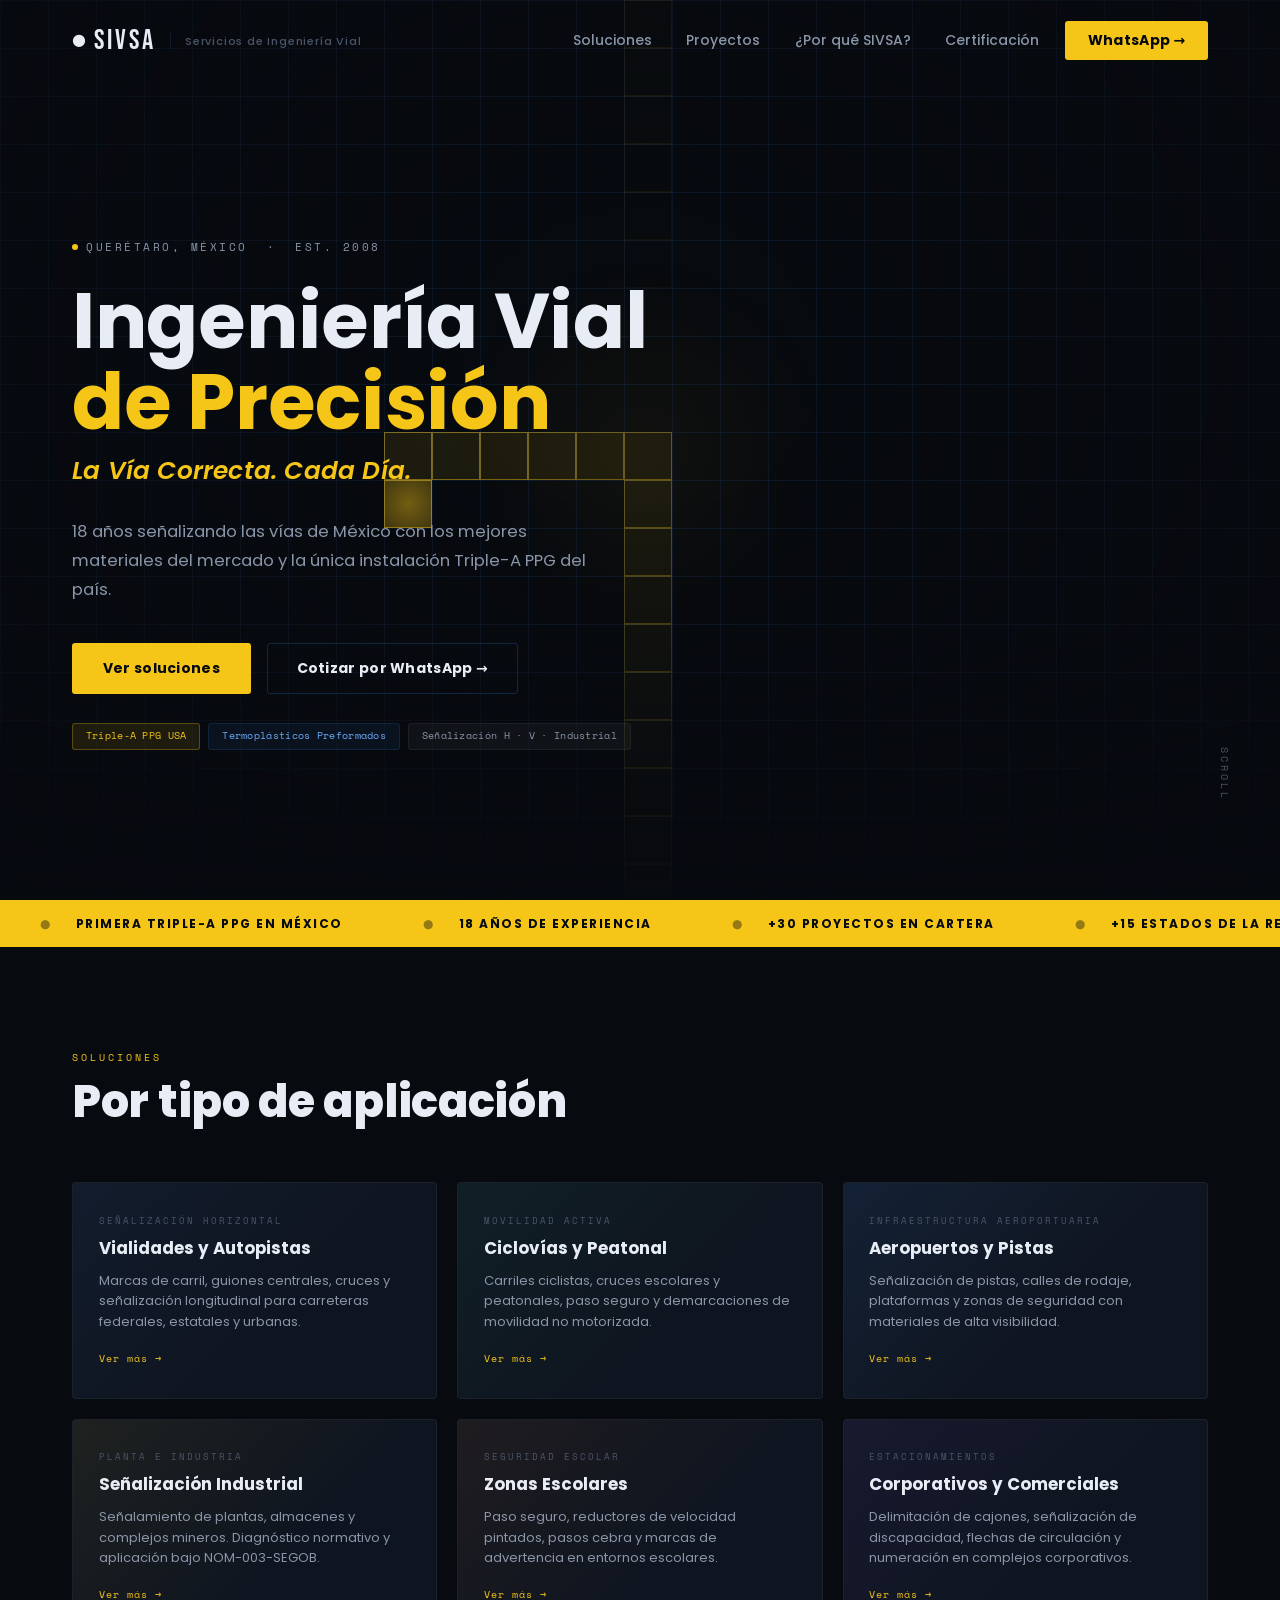
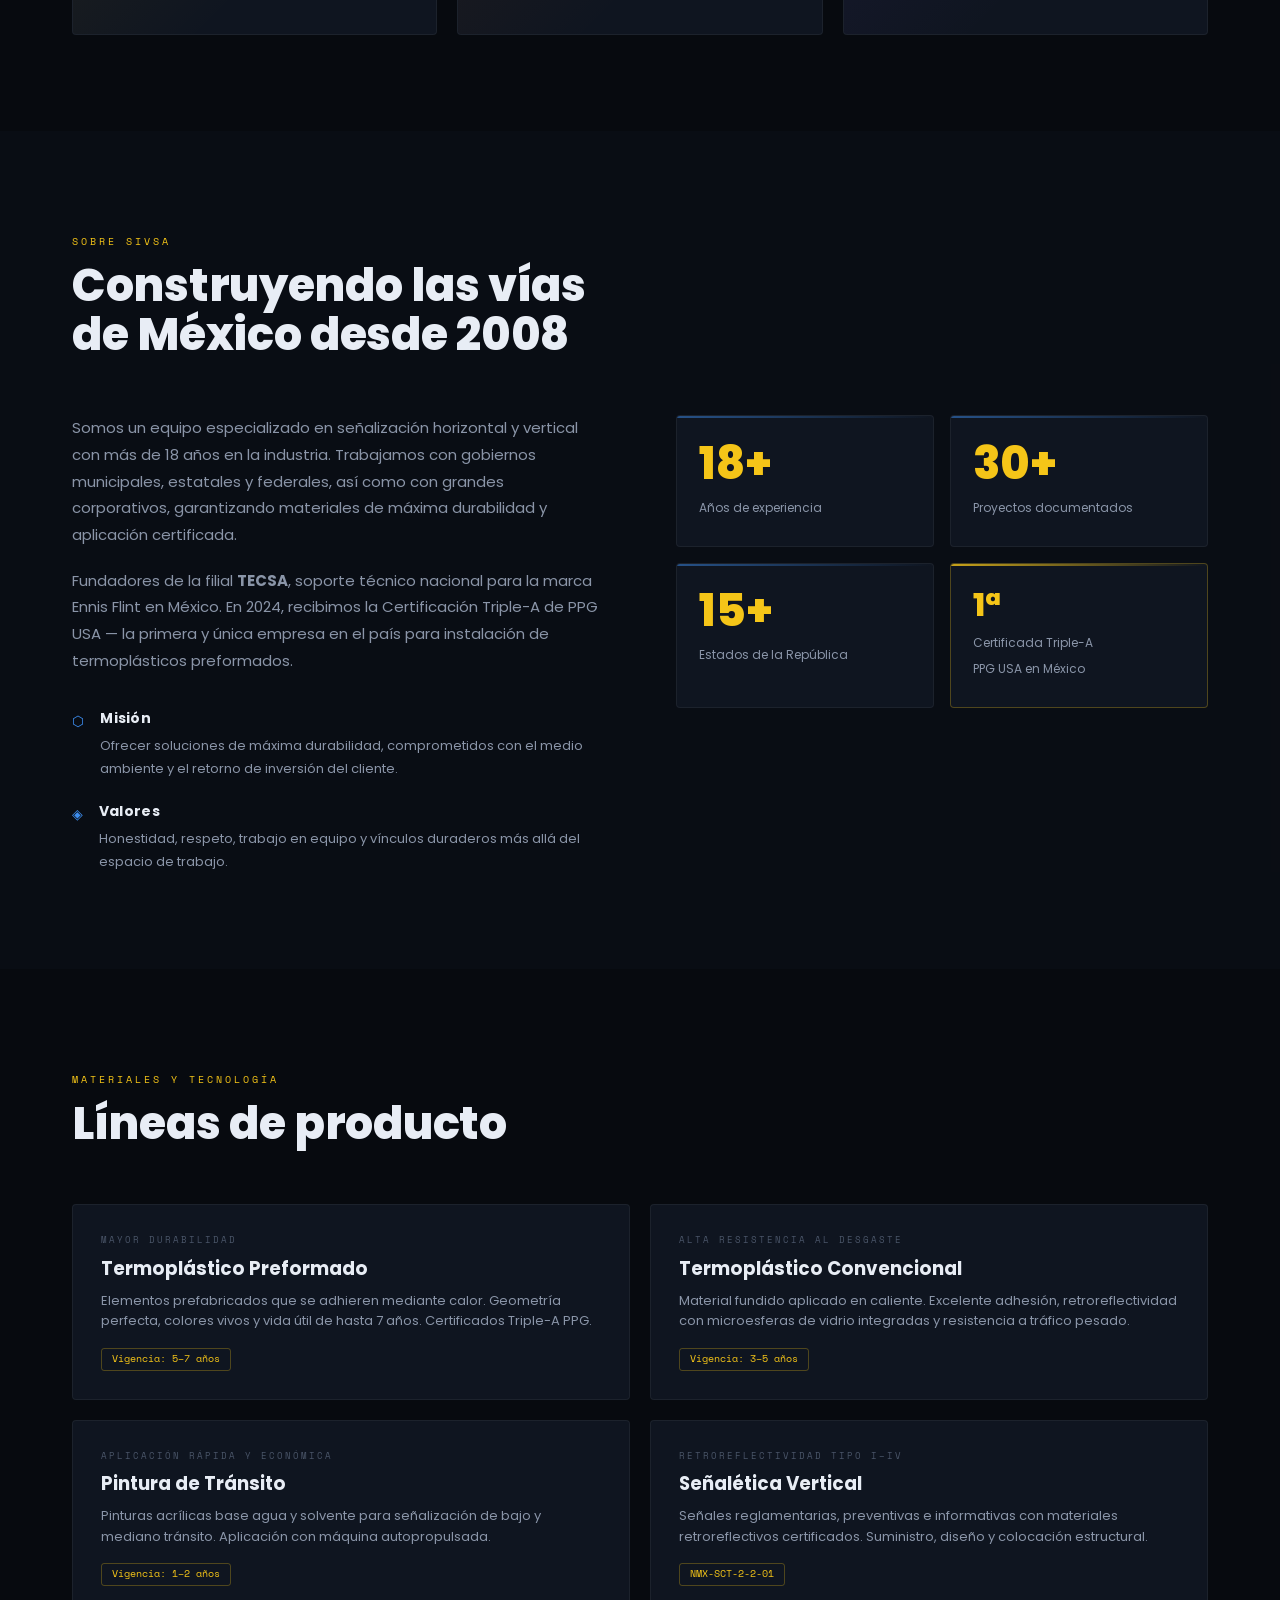
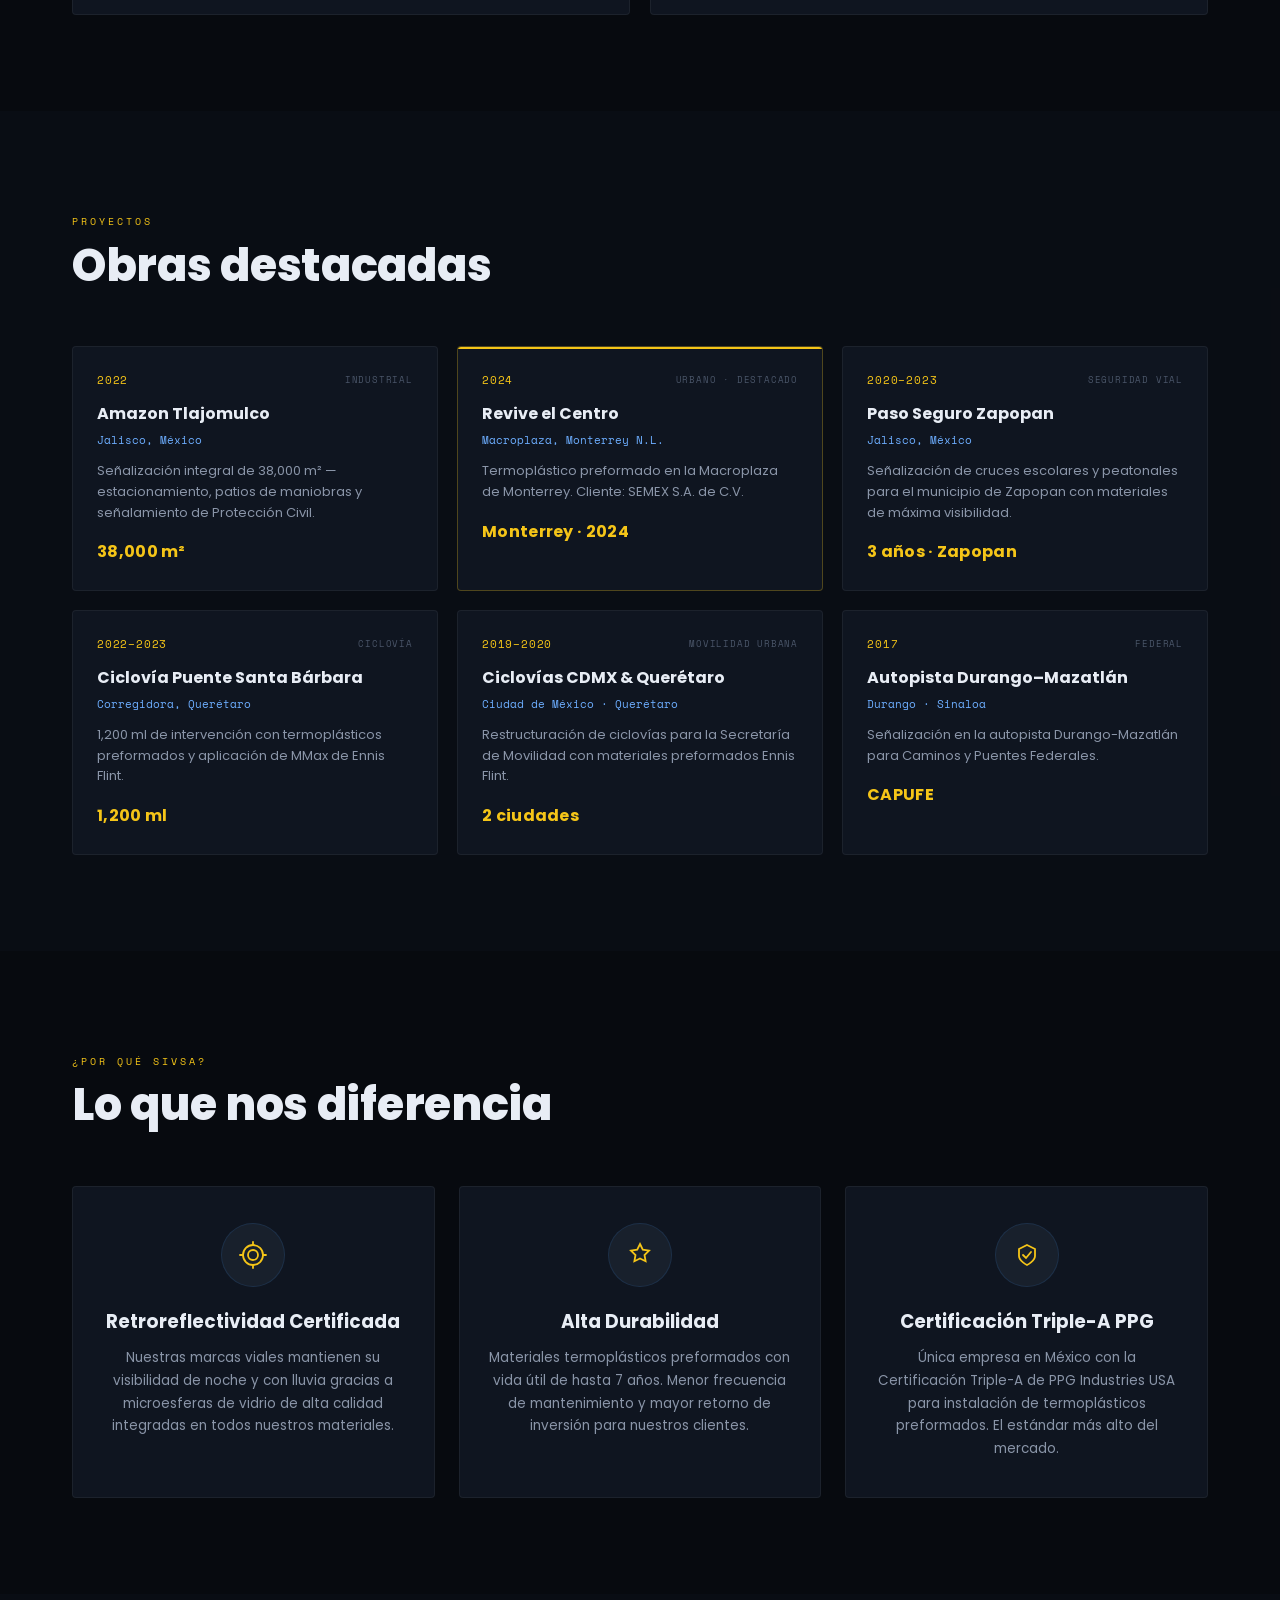
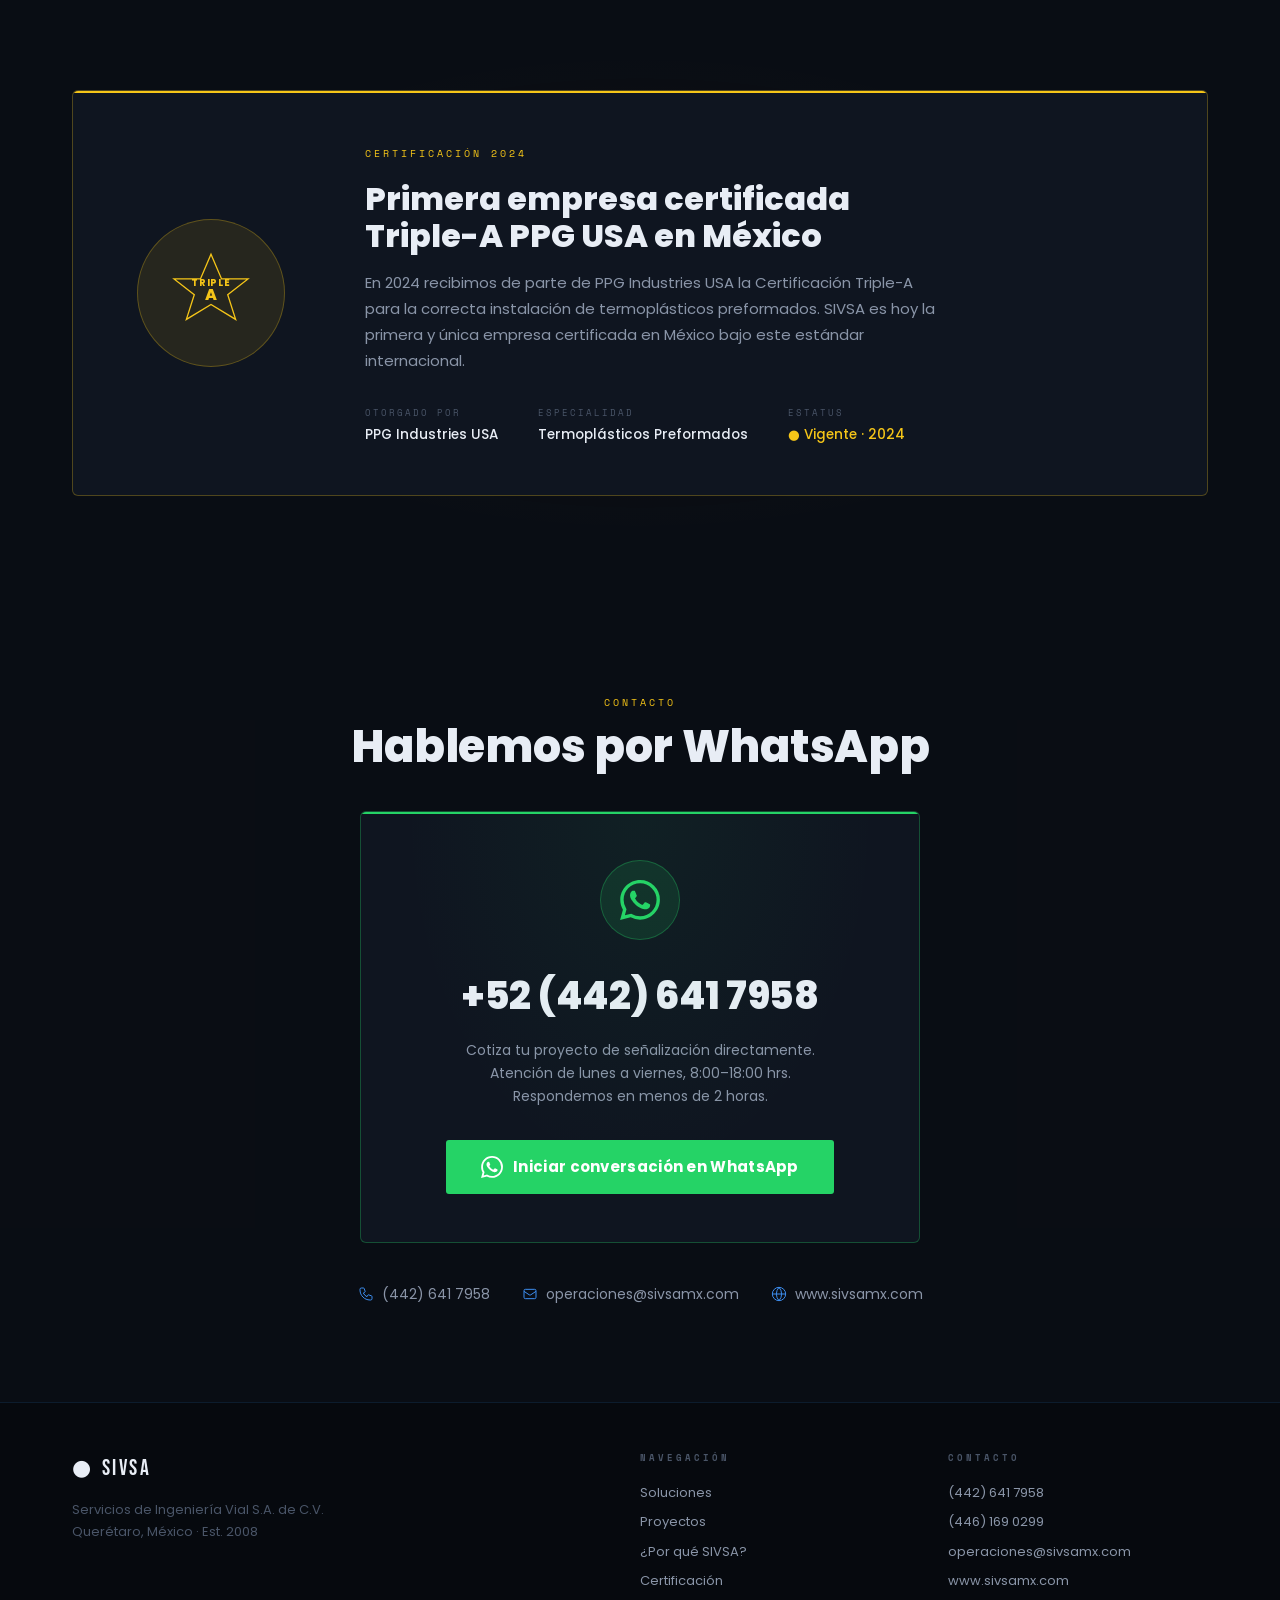
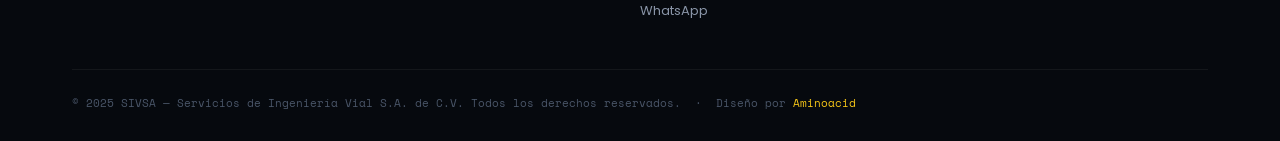
<file: index.html>
<!DOCTYPE html>
<html lang="es">

<head>
  <meta charset="UTF-8">
  <meta name="viewport" content="width=device-width, initial-scale=1.0">
  <meta name="description"
    content="SIVSA — Primera empresa certificada Triple-A PPG en México. Señalización horizontal, vertical, ciclovías e industrial. +18 años de experiencia.">
  <title>SIVSA — Ingeniería Vial de Precisión</title>
  <link rel="preconnect" href="https://fonts.googleapis.com">
  <link rel="preconnect" href="https://fonts.gstatic.com" crossorigin>
  <link
    href="https://fonts.googleapis.com/css2?family=Bebas+Neue&family=Poppins:ital,wght@0,400;0,500;0,600;0,700;1,400;1,600&family=Space+Mono:wght@400&display=swap"
    rel="stylesheet">
  <style>
    :root {
      --bg: #070A0F;
      --bg2: #0C1018;
      --bg3: #111820;
      --bgc: #0F1520;
      --bge: #18202C;
      --a: #F5C518;
      --ad: rgba(245, 197, 24, .10);
      --ag: rgba(245, 197, 24, .22);
      --ab: rgba(245, 197, 24, .28);
      --b: #3D8EF0;
      --bd: rgba(61, 142, 240, .07);
      --bb: rgba(61, 142, 240, .14);
      --bm: rgba(61, 142, 240, .22);
      --wa: #25D366;
      --wad: rgba(37, 211, 102, .12);
      --wab: rgba(37, 211, 102, .3);
      --t1: #E8EDF5;
      --t2: #8A95A8;
      --t3: #4A5568;
      --tb: #6DAEFF;
      --bc: rgba(255, 255, 255, .055);
      --gl: rgba(61, 142, 240, .038);
      --fh: 'Poppins', system-ui, sans-serif;
      --fs: 'Poppins', system-ui, sans-serif;
      --fb: 'Poppins', system-ui, sans-serif;
      --fm: 'Space Mono', monospace;
      --r4: 2px;
      --r8: 3px;
      --r12: 4px;
      --r20: 6px;
      --ease: .24s ease;
      --easex: .5s ease;
    }

    *,
    *::before,
    *::after {
      box-sizing: border-box;
      margin: 0;
      padding: 0
    }

    html {
      scroll-behavior: smooth
    }

    body {
      background: var(--bg);
      color: var(--t1);
      font-family: var(--fb);
      font-size: 16px;
      line-height: 1.65;
      overflow-x: hidden;
      background-image:
        linear-gradient(var(--gl) 1px, transparent 1px),
        linear-gradient(90deg, var(--gl) 1px, transparent 1px);
      background-size: 48px 48px;
      background-attachment: fixed;
    }

    a {
      color: inherit;
      text-decoration: none
    }

    svg {
      display: block
    }

    input,
    textarea,
    select,
    button {
      font-family: inherit;
      font-size: inherit
    }

    ul {
      list-style: none
    }

    em {
      font-style: normal
    }

    /* cursor glow */
    #cg {
      position: fixed;
      width: 400px;
      height: 400px;
      border-radius: 50%;
      background: radial-gradient(circle, rgba(245, 197, 24, .042) 0%, transparent 68%);
      pointer-events: none;
      z-index: 1;
      transform: translate(-50%, -50%);
      top: 50%;
      left: 50%
    }

    @media(hover:none) {
      #cg {
        display: none
      }
    }

    /* container */
    .c {
      width: 100%;
      max-width: 1200px;
      margin: 0 auto;
      padding: 0 2rem
    }

    /* ── NAV ── */
    #nav {
      position: fixed;
      top: 0;
      left: 0;
      right: 0;
      z-index: 100;
      padding: 1.1rem 0;
      transition: background var(--ease), border-color var(--ease);
      border-bottom: 1px solid transparent
    }

    #nav.scrolled {
      background: rgba(7, 10, 15, .93);
      backdrop-filter: blur(14px);
      -webkit-backdrop-filter: blur(14px);
      border-bottom-color: var(--bb)
    }

    .nwrap {
      display: flex;
      align-items: center;
      justify-content: space-between;
      max-width: 1200px;
      margin: 0 auto;
      padding: 0 2rem
    }

    .nlogo {
      display: flex;
      align-items: center;
      gap: 8px;
      z-index: 1;
      position: relative
    }

    .nt {
      font-family: 'Bebas Neue', var(--fh);
      font-size: 28px;
      font-weight: 400;
      letter-spacing: 3px
    }

    .ndiv {
      width: 1px;
      height: 16px;
      background: var(--bb);
      margin: 0 6px
    }

    .ns {
      font-size: 11px;
      color: var(--t3);
      letter-spacing: .8px;
      font-family: var(--fb);
      font-weight: 500
    }

    /* mobile toggle */
    .ntog {
      display: none;
      flex-direction: column;
      gap: 5px;
      background: none;
      border: none;
      cursor: pointer;
      padding: 6px;
      z-index: 101;
      position: relative
    }

    .ntog span {
      display: block;
      width: 22px;
      height: 2px;
      background: var(--t1);
      border-radius: 2px;
      transition: transform var(--ease), opacity var(--ease)
    }

    .ntog.open span:nth-child(1) {
      transform: translateY(7px) rotate(45deg)
    }

    .ntog.open span:nth-child(2) {
      opacity: 0
    }

    .ntog.open span:nth-child(3) {
      transform: translateY(-7px) rotate(-45deg)
    }

    /* nav links */
    .nlinks {
      display: flex;
      align-items: center;
      gap: .15rem
    }

    .nl {
      padding: .5rem 1rem;
      font-size: 14px;
      color: var(--t2);
      font-weight: 500;
      transition: color var(--ease)
    }

    .nl:hover {
      color: var(--t1)
    }

    .ncta {
      margin-left: .5rem;
      padding: .5rem 1.4rem;
      background: var(--a);
      color: var(--bg);
      font-size: 14px;
      font-weight: 700;
      border-radius: var(--r8);
      letter-spacing: .3px;
      transition: background var(--ease), transform var(--ease), box-shadow var(--ease)
    }

    .ncta:hover {
      background: #FFD43B;
      transform: translateY(-1px);
      box-shadow: 0 6px 20px var(--ag)
    }

    /* ── HERO ── */
    #hero {
      position: relative;
      height: 100svh;
      min-height: 620px;
      display: flex;
      align-items: center;
      overflow: hidden
    }

    .hgrid {
      position: absolute;
      inset: 0;
      z-index: 1;
      pointer-events: none;
      background-image: linear-gradient(rgba(61, 142, 240, .06) 1px, transparent 1px), linear-gradient(90deg, rgba(61, 142, 240, .06) 1px, transparent 1px);
      background-size: 48px 48px;
      background-attachment: fixed
    }

    .hvig {
      position: absolute;
      inset: 0;
      z-index: 2;
      pointer-events: none;
      background: radial-gradient(ellipse at 50% 40%, transparent 20%, rgba(7, 10, 15, .75) 100%),
        linear-gradient(to top, rgba(7, 10, 15, .88) 0%, transparent 30%)
    }

    .hcont {
      position: relative;
      z-index: 3;
      max-width: 1200px;
      width: 100%;
      margin: 0 auto;
      padding: 0 2rem;
      padding-top: 88px
    }

    .hey {
      display: flex;
      align-items: center;
      gap: 8px;
      font-family: var(--fm);
      font-size: 11px;
      color: var(--t2);
      letter-spacing: 2.5px;
      text-transform: uppercase;
      margin-bottom: 1.6rem;
      opacity: 0;
      animation: fu .7s ease .4s forwards
    }

    .dot {
      display: inline-block;
      width: 6px;
      height: 6px;
      border-radius: 50%;
      background: var(--a);
      animation: dp 2.2s ease-in-out infinite
    }

    @keyframes dp {

      0%,
      100% {
        opacity: 1;
        transform: scale(1)
      }

      50% {
        opacity: .45;
        transform: scale(.65)
      }
    }

    .htitle {
      font-family: var(--fh);
      font-size: clamp(2.4rem, 6vw, 5rem);
      font-weight: 700;
      line-height: 1.05;
      letter-spacing: -.3px;
      margin-bottom: .5rem;
      opacity: 0;
      animation: fu .85s ease .55s forwards
    }

    .htagline {
      font-family: var(--fh);
      font-style: italic;
      font-size: clamp(1.05rem, 2.5vw, 1.55rem);
      font-weight: 600;
      color: var(--a);
      letter-spacing: .2px;
      margin-bottom: 1.6rem;
      opacity: 0;
      animation: fu .85s ease .7s forwards
    }

    .hdesc {
      font-size: clamp(.9rem, 1.3vw, 1.05rem);
      color: var(--t2);
      max-width: 520px;
      line-height: 1.75;
      margin-bottom: 2.4rem;
      opacity: 0;
      animation: fu .85s ease .85s forwards
    }

    .hact {
      display: flex;
      gap: 1rem;
      flex-wrap: wrap;
      margin-bottom: 1.8rem;
      opacity: 0;
      animation: fu .85s ease 1s forwards
    }

    .hbadges {
      display: flex;
      gap: .5rem;
      flex-wrap: wrap;
      opacity: 0;
      animation: fu .85s ease 1.15s forwards
    }

    @keyframes fu {
      from {
        opacity: 0;
        transform: translateY(18px)
      }

      to {
        opacity: 1;
        transform: translateY(0)
      }
    }

    .hscroll {
      position: absolute;
      bottom: 2.2rem;
      right: 3rem;
      z-index: 3;
      display: flex;
      flex-direction: column;
      align-items: center;
      gap: 8px;
      opacity: 0;
      animation: fu .8s ease 1.5s forwards
    }

    .slabel {
      font-family: var(--fm);
      font-size: 10px;
      letter-spacing: 3px;
      color: var(--t3);
      text-transform: uppercase;
      writing-mode: vertical-rl
    }

    .sline {
      width: 1px;
      height: 56px;
      background: linear-gradient(to bottom, var(--a), transparent);
      transform-origin: top;
      transform: scaleY(0);
      animation: sa 2s ease-in-out infinite 1.7s
    }

    @keyframes sa {
      0% {
        transform: scaleY(0);
        transform-origin: top
      }

      48% {
        transform: scaleY(1);
        transform-origin: top
      }

      50% {
        transform: scaleY(1);
        transform-origin: bottom
      }

      100% {
        transform: scaleY(0);
        transform-origin: bottom
      }
    }

    /* ── BUTTONS ── */
    .btn {
      display: inline-flex;
      align-items: center;
      gap: 8px;
      padding: .75rem 1.8rem;
      font-weight: 700;
      font-size: 14px;
      border-radius: var(--r8);
      border: 2px solid transparent;
      cursor: pointer;
      letter-spacing: .3px;
      transition: background var(--ease), transform var(--ease), box-shadow var(--ease)
    }

    .btn-a {
      background: var(--a);
      color: var(--bg)
    }

    .btn-a:hover {
      background: #FFD43B;
      transform: translateY(-2px);
      box-shadow: 0 8px 28px var(--ag)
    }

    .btn-o {
      background: transparent;
      color: var(--t1);
      border: 1px solid var(--bm)
    }

    .btn-o:hover {
      border-color: var(--ab);
      color: var(--a);
      background: var(--ad);
      transform: translateY(-2px)
    }

    .btn:active {
      transform: scale(.98)
    }

    .btn-full {
      width: 100%;
      justify-content: center;
      margin-top: .25rem
    }

    /* ── BADGES ── */
    .badge {
      display: inline-flex;
      align-items: center;
      padding: .28rem .8rem;
      font-family: var(--fm);
      font-size: 10px;
      border-radius: 3px;
      border: 1px solid;
      letter-spacing: .3px
    }

    .ba {
      background: var(--ad);
      color: var(--a);
      border-color: var(--ab)
    }

    .bb2 {
      background: var(--bd);
      color: var(--tb);
      border-color: var(--bb)
    }

    .bn {
      background: rgba(255, 255, 255, .04);
      color: var(--t2);
      border-color: var(--bc)
    }

    /* ── MARQUEE ── */
    .mqbar {
      background: var(--a);
      overflow: hidden;
      padding: .65rem 0;
      white-space: nowrap;
      position: relative;
      z-index: 2
    }

    .mqtrack {
      display: inline-flex;
      animation: mq 28s linear infinite
    }

    .mqitem {
      font-family: var(--fh);
      font-size: 12px;
      font-weight: 700;
      color: var(--bg);
      letter-spacing: 1.5px;
      text-transform: uppercase;
      padding: 0 2.5rem
    }

    .mqitem::before {
      content: '●';
      margin-right: 1.5rem;
      opacity: .4
    }

    @keyframes mq {
      0% {
        transform: translateX(0)
      }

      100% {
        transform: translateX(-50%)
      }
    }

    /* ── SECTIONS ── */
    .sec {
      padding: 6rem 0;
      position: relative
    }

    .sec-alt {
      background: rgba(12, 16, 24, .6)
    }

    .sh {
      margin-bottom: 3.5rem
    }

    .sey {
      display: inline-block;
      font-family: var(--fm);
      font-size: 10px;
      letter-spacing: 3px;
      text-transform: uppercase;
      color: var(--a);
      margin-bottom: .65rem
    }

    .stitle {
      font-family: var(--fh);
      font-size: clamp(1.8rem, 3.5vw, 2.8rem);
      font-weight: 800;
      line-height: 1.1;
      letter-spacing: -.3px
    }

    /* ── SOLUTIONS ── */
    .sol-grid {
      display: grid;
      grid-template-columns: repeat(3, 1fr);
      gap: 1.25rem
    }

    .sol-card {
      border-radius: var(--r12);
      border: 1px solid var(--bc);
      padding: 1.9rem 1.6rem;
      position: relative;
      overflow: hidden;
      background: var(--bgc);
      transition: border-color var(--easex), transform var(--easex), box-shadow var(--easex)
    }

    .sol-card:hover {
      border-color: var(--bm);
      transform: translateY(-4px);
      box-shadow: 0 16px 40px rgba(0, 0, 0, .3)
    }

    .sol-card.s1::before {
      content: '';
      position: absolute;
      inset: 0;
      background: linear-gradient(135deg, rgba(61, 142, 240, .06), transparent 60%)
    }

    .sol-card.s2::before {
      content: '';
      position: absolute;
      inset: 0;
      background: linear-gradient(135deg, rgba(29, 158, 117, .08), transparent 60%)
    }

    .sol-card.s3::before {
      content: '';
      position: absolute;
      inset: 0;
      background: linear-gradient(135deg, rgba(61, 142, 240, .1), transparent 60%)
    }

    .sol-card.s4::before {
      content: '';
      position: absolute;
      inset: 0;
      background: linear-gradient(135deg, rgba(245, 197, 24, .07), transparent 60%)
    }

    .sol-card.s5::before {
      content: '';
      position: absolute;
      inset: 0;
      background: linear-gradient(135deg, rgba(245, 124, 24, .07), transparent 60%)
    }

    .sol-card.s6::before {
      content: '';
      position: absolute;
      inset: 0;
      background: linear-gradient(135deg, rgba(140, 82, 240, .07), transparent 60%)
    }

    .sol-icon {
      display: none
    }

    .sol-cat {
      font-family: var(--fm);
      font-size: 9px;
      letter-spacing: 2px;
      color: var(--t3);
      text-transform: uppercase;
      margin-bottom: .4rem;
      position: relative;
      z-index: 1
    }

    .sol-card h3 {
      font-family: var(--fh);
      font-size: 1.05rem;
      font-weight: 700;
      margin-bottom: .5rem;
      position: relative;
      z-index: 1
    }

    .sol-card p {
      font-size: 13px;
      color: var(--t2);
      line-height: 1.6;
      position: relative;
      z-index: 1
    }

    .sol-arr {
      display: block;
      margin-top: 1.1rem;
      font-family: var(--fm);
      font-size: 10px;
      color: var(--a);
      letter-spacing: 1px;
      position: relative;
      z-index: 1;
      transition: letter-spacing var(--ease)
    }

    .sol-card:hover .sol-arr {
      letter-spacing: 3px
    }

    /* ── NOSOTROS ── */
    .nogrid {
      display: grid;
      grid-template-columns: 1fr 1fr;
      gap: 4.5rem;
      align-items: start
    }

    .notext p {
      color: var(--t2);
      margin-bottom: 1.2rem;
      line-height: 1.78;
      font-size: 15px
    }

    .novals {
      margin-top: 2rem;
      display: flex;
      flex-direction: column;
      gap: 1.25rem
    }

    .noval {
      display: flex;
      gap: 1rem;
      align-items: flex-start
    }

    .noval-icon {
      font-size: 14px;
      color: var(--b);
      flex-shrink: 0;
      margin-top: 3px
    }

    .noval strong {
      display: block;
      font-family: var(--fh);
      font-size: 14px;
      font-weight: 700;
      letter-spacing: .3px;
      margin-bottom: 4px
    }

    .noval p {
      font-size: 13px;
      margin: 0;
      color: var(--t2)
    }

    .statgrid {
      display: grid;
      grid-template-columns: 1fr 1fr;
      gap: 1rem
    }

    .statcard {
      background: var(--bgc);
      border: 1px solid var(--bc);
      border-radius: var(--r12);
      padding: 1.6rem 1.4rem;
      position: relative;
      overflow: hidden;
      transition: border-color var(--ease), transform var(--ease)
    }

    .statcard::before {
      content: '';
      position: absolute;
      top: 0;
      left: 0;
      right: 0;
      height: 2px;
      background: linear-gradient(90deg, var(--b), transparent);
      opacity: .5
    }

    .statcard:hover {
      border-color: var(--bb);
      transform: translateY(-2px)
    }

    .statcard.feat {
      border-color: var(--ab)
    }

    .statcard.feat::before {
      background: linear-gradient(90deg, var(--a), transparent);
      opacity: .8
    }

    .snum {
      display: block;
      font-family: var(--fh);
      font-size: 2.8rem;
      font-weight: 800;
      line-height: 1;
      color: var(--a);
      margin-bottom: .45rem
    }

    .snum-sm {
      font-size: 2rem
    }

    .slbl {
      font-size: 12px;
      color: var(--t2);
      line-height: 1.45
    }

    /* ── MATERIALES ── */
    .mat-grid {
      display: grid;
      grid-template-columns: repeat(2, 1fr);
      gap: 1.25rem
    }

    .mat-num {
      display: none
    }

    .mat-card {
      background: var(--bgc);
      border: 1px solid var(--bc);
      border-radius: var(--r12);
      padding: 1.75rem;
      transition: border-color var(--easex), transform var(--easex)
    }

    .mat-card:hover {
      border-color: var(--bb);
      transform: translateY(-2px)
    }

    .mat-num {
      font-family: var(--fh);
      font-size: 3.5rem;
      font-weight: 800;
      color: var(--b);
      opacity: .15;
      line-height: 1;
      min-width: 54px;
      text-align: center
    }

    .mat-body .mat-tag {
      font-family: var(--fm);
      font-size: 9px;
      letter-spacing: 2px;
      color: var(--t3);
      text-transform: uppercase;
      margin-bottom: .35rem
    }

    .mat-body h3 {
      font-family: var(--fh);
      font-size: 1.15rem;
      font-weight: 700;
      margin-bottom: .4rem
    }

    .mat-body p {
      font-size: 13px;
      color: var(--t2);
      line-height: 1.6;
      margin-bottom: .75rem
    }

    .mat-spec {
      font-family: var(--fm);
      font-size: 10px;
      color: var(--a);
      border: 1px solid var(--ab);
      border-radius: 3px;
      padding: 2px 10px;
      display: inline-flex
    }

    /* ── PROJECTS ── */
    .pgrid {
      display: grid;
      grid-template-columns: repeat(3, 1fr);
      gap: 1.2rem
    }

    .pcard {
      background: var(--bgc);
      border: 1px solid var(--bc);
      border-radius: var(--r12);
      padding: 1.5rem;
      position: relative;
      overflow: hidden;
      transition: border-color var(--ease), transform var(--ease), box-shadow var(--ease)
    }

    .pcard:hover {
      border-color: var(--bb);
      transform: translateY(-2px);
      box-shadow: 0 10px 28px rgba(0, 0, 0, .25)
    }

    .pcard.feat {
      border-color: var(--ab)
    }

    .pcard.feat::before {
      content: '';
      position: absolute;
      top: 0;
      left: 0;
      right: 0;
      height: 2px;
      background: var(--a)
    }

    .ph {
      display: flex;
      justify-content: space-between;
      align-items: center;
      margin-bottom: .75rem
    }

    .pyr {
      font-family: var(--fm);
      font-size: 11px;
      color: var(--a);
      letter-spacing: .8px
    }

    .pty {
      font-family: var(--fm);
      font-size: 9px;
      color: var(--t3);
      letter-spacing: .8px;
      text-transform: uppercase
    }

    .pcard h3 {
      font-family: var(--fh);
      font-size: 1rem;
      font-weight: 700;
      margin-bottom: .2rem
    }

    .ploc {
      font-family: var(--fm);
      font-size: 11px;
      color: var(--tb);
      margin-bottom: .75rem
    }

    .pdesc {
      font-size: 13px;
      color: var(--t2);
      line-height: 1.6;
      margin-bottom: 1rem
    }

    .pmet {
      font-family: var(--fh);
      font-size: 1rem;
      font-weight: 700;
      color: var(--a);
      letter-spacing: .3px
    }

    /* ── PORQUE ── */
    .wgrid {
      display: grid;
      grid-template-columns: repeat(3, 1fr);
      gap: 1.5rem
    }

    .wcard {
      background: var(--bgc);
      border: 1px solid var(--bc);
      border-radius: var(--r12);
      padding: 2.25rem 1.75rem;
      text-align: center;
      transition: border-color var(--easex), transform var(--easex)
    }

    .wcard:hover {
      border-color: var(--bb);
      transform: translateY(-3px)
    }

    .wicon {
      width: 64px;
      height: 64px;
      border-radius: 50%;
      display: flex;
      align-items: center;
      justify-content: center;
      margin: 0 auto 1.25rem;
      border: 1px solid var(--bb);
      background: var(--bge);
      color: var(--a)
    }

    .wicon svg {
      width: 28px;
      height: 28px
    }

    .wcard h3 {
      font-family: var(--fh);
      font-size: 1.15rem;
      font-weight: 700;
      margin-bottom: .65rem
    }

    .wcard p {
      font-size: 13.5px;
      color: var(--t2);
      line-height: 1.68
    }

    /* ── CERTIFICACION ── */
    .certbg {
      background: radial-gradient(ellipse at 50% 50%, rgba(245, 197, 24, .04) 0%, transparent 58%), rgba(12, 16, 24, .6)
    }

    .certinner {
      display: grid;
      grid-template-columns: 180px 1fr;
      gap: 4rem;
      align-items: center;
      padding: 3rem;
      background: var(--bgc);
      border: 1px solid var(--ab);
      border-radius: var(--r20);
      position: relative;
      overflow: hidden
    }

    .certinner::before {
      content: '';
      position: absolute;
      top: 0;
      left: 0;
      right: 0;
      height: 2px;
      background: var(--a)
    }

    .certring {
      width: 148px;
      height: 148px;
      display: flex;
      align-items: center;
      justify-content: center;
      background: var(--ad);
      border: 1.5px solid var(--ab);
      border-radius: 50%;
      animation: rp 3.2s ease-in-out infinite
    }

    @keyframes rp {

      0%,
      100% {
        box-shadow: 0 0 0 0 var(--ag)
      }

      50% {
        box-shadow: 0 0 0 18px transparent
      }
    }

    .certsvg {
      width: 88px;
      height: 88px
    }

    .ctitle {
      font-family: var(--fh);
      font-size: clamp(1.4rem, 2.8vw, 2rem);
      font-weight: 800;
      line-height: 1.15;
      margin: .5rem 0 1rem
    }

    .cdesc {
      font-size: 15px;
      color: var(--t2);
      line-height: 1.72;
      max-width: 580px;
      margin-bottom: 2rem
    }

    .cdets {
      display: flex;
      gap: 2.5rem;
      flex-wrap: wrap
    }

    .cdet {
      display: flex;
      flex-direction: column;
      gap: 4px
    }

    .clbl {
      font-family: var(--fm);
      font-size: 9px;
      letter-spacing: 2px;
      text-transform: uppercase;
      color: var(--t3)
    }

    .cval {
      font-size: 13.5px;
      font-weight: 500
    }

    .cact {
      color: var(--a)
    }

    /* ── WHATSAPP CONTACT ── */
    .wa-wrap {
      display: flex;
      flex-direction: column;
      align-items: center;
      gap: 2.5rem
    }

    .wa-card {
      background: var(--bgc);
      border: 1px solid var(--wab);
      border-radius: var(--r20);
      padding: 3rem 2.5rem;
      text-align: center;
      max-width: 560px;
      width: 100%;
      position: relative;
      overflow: hidden
    }

    .wa-card::before {
      content: '';
      position: absolute;
      top: 0;
      left: 0;
      right: 0;
      height: 2px;
      background: var(--wa)
    }

    .wa-card-glow {
      position: absolute;
      inset: 0;
      background: radial-gradient(ellipse at 50% 0%, rgba(37, 211, 102, .06), transparent 60%);
      pointer-events: none
    }

    .wa-bigicon {
      width: 80px;
      height: 80px;
      border-radius: 50%;
      background: var(--wad);
      border: 1.5px solid var(--wab);
      display: flex;
      align-items: center;
      justify-content: center;
      margin: 0 auto 1.5rem;
      animation: rp 3.5s ease-in-out infinite
    }

    .wa-number {
      font-family: var(--fh);
      font-size: clamp(1.6rem, 4vw, 2.4rem);
      font-weight: 800;
      color: var(--t1);
      letter-spacing: -.5px;
      margin-bottom: .75rem
    }

    .wa-sub {
      font-size: 14px;
      color: var(--t2);
      line-height: 1.65;
      max-width: 400px;
      margin: 0 auto 2rem
    }

    .btn-wa {
      display: inline-flex;
      align-items: center;
      gap: 10px;
      padding: .9rem 2.2rem;
      background: var(--wa);
      color: #fff;
      font-weight: 700;
      font-size: 15px;
      border-radius: var(--r8);
      border: none;
      cursor: pointer;
      letter-spacing: .3px;
      transition: background var(--ease), transform var(--ease), box-shadow var(--ease)
    }

    .btn-wa:hover {
      background: #1ebe5c;
      transform: translateY(-2px);
      box-shadow: 0 8px 28px rgba(37, 211, 102, .3)
    }

    .btn-wa svg {
      width: 22px;
      height: 22px;
      flex-shrink: 0
    }

    .wa-alt {
      display: flex;
      gap: 2rem;
      flex-wrap: wrap;
      justify-content: center
    }

    .wa-alt-item {
      display: flex;
      align-items: center;
      gap: 8px;
      font-size: 14px;
      color: var(--t2)
    }

    .wa-alt-item svg {
      width: 16px;
      height: 16px;
      color: var(--b);
      flex-shrink: 0
    }

    .wa-alt-item a {
      color: var(--t2);
      transition: color var(--ease)
    }

    .wa-alt-item a:hover {
      color: var(--a)
    }

    /* ── FOOTER ── */
    #footer {
      border-top: 1px solid var(--bb);
      padding: 3rem 0 1.8rem;
      background: rgba(7, 10, 15, .85);
      position: relative
    }

    .fgrid {
      display: grid;
      grid-template-columns: 2fr 1fr 1fr;
      gap: 3rem;
      margin-bottom: 2.5rem
    }

    .flogo {
      display: flex;
      align-items: center;
      gap: 8px;
      font-family: 'Bebas Neue', var(--fh);
      font-size: 22px;
      font-weight: 400;
      letter-spacing: 2.5px;
      margin-bottom: .75rem
    }

    .fbrand p {
      font-size: 13px;
      color: var(--t3);
      line-height: 1.65
    }

    .flinks h4,
    .fcontact h4 {
      font-family: var(--fm);
      font-size: 9px;
      letter-spacing: 3px;
      text-transform: uppercase;
      color: var(--t3);
      margin-bottom: 1rem
    }

    .flinks a,
    .fcontact a {
      display: block;
      font-size: 13px;
      color: var(--t2);
      margin-bottom: .5rem;
      transition: color var(--ease)
    }

    .flinks a:hover,
    .fcontact a:hover {
      color: var(--a)
    }

    .fbot {
      border-top: 1px solid var(--bc);
      padding-top: 1.5rem;
      font-family: var(--fm);
      font-size: 11px;
      color: var(--t3)
    }

    /* ── REVEAL ── */
    .rv {
      opacity: 0;
      transform: translateY(22px);
      transition: opacity .65s ease, transform .65s ease
    }

    .rv.vis {
      opacity: 1;
      transform: translateY(0)
    }

    .sol-grid .rv:nth-child(1) {
      transition-delay: .00s
    }

    .sol-grid .rv:nth-child(2) {
      transition-delay: .07s
    }

    .sol-grid .rv:nth-child(3) {
      transition-delay: .14s
    }

    .sol-grid .rv:nth-child(4) {
      transition-delay: .21s
    }

    .sol-grid .rv:nth-child(5) {
      transition-delay: .28s
    }

    .sol-grid .rv:nth-child(6) {
      transition-delay: .35s
    }

    .mat-grid .rv:nth-child(1) {
      transition-delay: .00s
    }

    .mat-grid .rv:nth-child(2) {
      transition-delay: .1s
    }

    .mat-grid .rv:nth-child(3) {
      transition-delay: .2s
    }

    .mat-grid .rv:nth-child(4) {
      transition-delay: .3s
    }

    .pgrid .rv:nth-child(1) {
      transition-delay: .00s
    }

    .pgrid .rv:nth-child(2) {
      transition-delay: .08s
    }

    .pgrid .rv:nth-child(3) {
      transition-delay: .16s
    }

    .pgrid .rv:nth-child(4) {
      transition-delay: .24s
    }

    .pgrid .rv:nth-child(5) {
      transition-delay: .32s
    }

    .pgrid .rv:nth-child(6) {
      transition-delay: .40s
    }

    .wgrid .rv:nth-child(1) {
      transition-delay: .0s
    }

    .wgrid .rv:nth-child(2) {
      transition-delay: .1s
    }

    .wgrid .rv:nth-child(3) {
      transition-delay: .2s
    }

    @media(prefers-reduced-motion:reduce) {

      *,
      *::before,
      *::after {
        animation-duration: .01ms !important;
        transition-duration: .01ms !important
      }

      .hey,
      .htitle,
      .htagline,
      .hdesc,
      .hact,
      .hbadges,
      .hscroll {
        opacity: 1 !important
      }

      .rv {
        opacity: 1 !important;
        transform: none !important
      }
    }

    /* ── RESPONSIVE ── */
    @media(max-width:1024px) {
      .nogrid {
        grid-template-columns: 1fr;
        gap: 3rem
      }

      .pgrid {
        grid-template-columns: repeat(2, 1fr)
      }

      .certinner {
        gap: 2.5rem;
        padding: 2rem
      }

      .sol-grid {
        grid-template-columns: repeat(2, 1fr)
      }
    }

    @media(max-width:768px) {
      .c {
        padding: 0 1.25rem
      }

      .nwrap {
        padding: 0 1.25rem
      }

      /* hamburger: hide toggle links off-screen with max-height approach */
      .ntog {
        display: flex
      }

      .nlinks {
        position: fixed;
        top: 0;
        left: 0;
        right: 0;
        flex-direction: column;
        gap: 0;
        align-items: stretch;
        padding: 0 1rem;
        background: rgba(7, 10, 15, .98);
        backdrop-filter: blur(16px);
        -webkit-backdrop-filter: blur(16px);
        border-bottom: 1px solid var(--bb);
        /* hide by default — collapsed ABOVE viewport */
        max-height: 0;
        overflow: hidden;
        opacity: 0;
        visibility: hidden;
        padding-top: 0;
        padding-bottom: 0;
        transition: max-height .3s ease, opacity .3s ease, visibility .3s, padding .3s ease;
        z-index: 99;
      }

      .nlinks.open {
        max-height: 480px;
        opacity: 1;
        visibility: visible;
        padding: 72px 1rem 1.25rem;
        /* 72px top = nav height */
      }

      .nl {
        padding: .9rem 0;
        border-bottom: 1px solid var(--bc);
        display: block
      }

      .ncta {
        margin: .75rem 0 0;
        text-align: center;
        display: block
      }

      .ndiv {
        display: none
      }

      .nlogo {
        flex-direction: column;
        align-items: flex-start;
        gap: 1px
      }

      .ns {
        font-size: 9px;
        letter-spacing: .5px;
        line-height: 1.2;
        max-width: 180px
      }

      .sol-grid {
        grid-template-columns: 1fr
      }

      .mat-grid {
        grid-template-columns: 1fr
      }

      .pgrid {
        grid-template-columns: 1fr
      }

      .wgrid {
        grid-template-columns: 1fr
      }

      .certinner {
        grid-template-columns: 1fr;
        text-align: center;
        gap: 1.5rem;
        padding: 1.5rem
      }

      .cdets {
        justify-content: center
      }

      .fgrid {
        grid-template-columns: 1fr;
        gap: 2rem
      }

      .hscroll {
        display: none
      }

      .statgrid {
        grid-template-columns: 1fr 1fr
      }

      .wa-alt {
        flex-direction: column;
        align-items: center
      }
    }

    @media(max-width:480px) {
      .hact {
        flex-direction: column
      }

      .statgrid {
        grid-template-columns: 1fr
      }

      .wa-card {
        padding: 2rem 1.5rem
      }
    }
  </style>
</head>

<body>

  <div id="cg" aria-hidden="true"></div>

  <!-- NAV -->
  <nav id="nav">
    <div class="nwrap">
      <a href="#hero" class="nlogo">
        <span class="nm">●</span>
        <span class="nt">SIVSA</span>
        <span class="ndiv"></span>
        <span class="ns">Servicios de Ingeniería Vial</span>
      </a>
      <button class="ntog" id="ntog" aria-label="Menú" aria-expanded="false">
        <span></span><span></span><span></span>
      </button>
      <div class="nlinks" id="nlinks">
        <a href="#soluciones" class="nl">Soluciones</a>
        <a href="#proyectos" class="nl">Proyectos</a>
        <a href="#porque" class="nl">¿Por qué SIVSA?</a>
        <a href="#certificacion" class="nl">Certificación</a>
        <a href="#contacto" class="ncta">WhatsApp →</a>
      </div>
    </div>
  </nav>

  <!-- HERO -->
  <section id="hero">
    <div class="hgrid" aria-hidden="true"></div>
    <div class="hvig" aria-hidden="true"></div>
    <div class="hcont">
      <div class="hey"><span class="dot" aria-hidden="true"></span>Querétaro, México &nbsp;·&nbsp; Est. 2008</div>
      <h1 class="htitle">Ingeniería Vial<br><em style="color:var(--a)">de Precisión</em></h1>
      <p class="htagline">La Vía Correcta. Cada Día.</p>
      <p class="hdesc">18 años señalizando las vías de México con los mejores materiales del mercado y la única
        instalación Triple-A PPG del país.</p>
      <div class="hact">
        <a href="#soluciones" class="btn btn-a">Ver soluciones</a>
        <a href="#contacto" class="btn btn-o">Cotizar por WhatsApp →</a>
      </div>
      <div class="hbadges">
        <span class="badge ba">Triple-A PPG USA</span>
        <span class="badge bb2">Termoplásticos Preformados</span>
        <span class="badge bn">Señalización H · V · Industrial</span>
      </div>
    </div>
    <div class="hscroll" aria-hidden="true">
      <div class="slabel">Scroll</div>
      <div class="sline"></div>
    </div>
  </section>

  <!-- MARQUEE -->
  <div class="mqbar" aria-hidden="true">
    <div class="mqtrack">
      <span class="mqitem">Primera Triple-A PPG en México</span>
      <span class="mqitem">18 años de experiencia</span>
      <span class="mqitem">+30 proyectos en cartera</span>
      <span class="mqitem">+15 estados de la República</span>
      <span class="mqitem">Materiales Ennis Flint</span>
      <span class="mqitem">Señalización retroreflectiva</span>
      <span class="mqitem">Carreteras · Ciclovías · Aeropuertos</span>
      <span class="mqitem">Primera Triple-A PPG en México</span>
      <span class="mqitem">18 años de experiencia</span>
      <span class="mqitem">+30 proyectos en cartera</span>
      <span class="mqitem">+15 estados de la República</span>
      <span class="mqitem">Materiales Ennis Flint</span>
      <span class="mqitem">Señalización retroreflectiva</span>
      <span class="mqitem">Carreteras · Ciclovías · Aeropuertos</span>
    </div>
  </div>

  <!-- SOLUCIONES -->
  <section id="soluciones" class="sec">
    <div class="c">
      <div class="sh"><span class="sey">Soluciones</span>
        <h2 class="stitle">Por tipo de aplicación</h2>
      </div>
      <div class="sol-grid">
        <article class="sol-card s1 rv">
          <div class="sol-icon"><svg viewBox="0 0 28 28" fill="none" stroke="currentColor" stroke-width="1.8"
              stroke-linecap="round">
              <line x1="14" y1="3" x2="14" y2="25" />
              <line x1="4" y1="6" x2="24" y2="6" />
              <line x1="4" y1="22" x2="24" y2="22" />
              <line x1="4" y1="14" x2="8" y2="14" />
              <line x1="20" y1="14" x2="24" y2="14" />
            </svg></div>
          <div class="sol-cat">Señalización horizontal</div>
          <h3>Vialidades y Autopistas</h3>
          <p>Marcas de carril, guiones centrales, cruces y señalización longitudinal para carreteras federales,
            estatales y urbanas.</p>
          <span class="sol-arr">Ver más →</span>
        </article>
        <article class="sol-card s2 rv">
          <div class="sol-icon"><svg viewBox="0 0 28 28" fill="none" stroke="currentColor" stroke-width="1.8"
              stroke-linecap="round">
              <circle cx="9" cy="7" r="2.5" />
              <path d="M9 9.5l-2 7 4.5-3 -1.5 9" />
              <line x1="3" y1="24" x2="25" y2="24" />
              <line x1="18" y1="24" x2="18" y2="17" />
            </svg></div>
          <div class="sol-cat">Movilidad activa</div>
          <h3>Ciclovías y Peatonal</h3>
          <p>Carriles ciclistas, cruces escolares y peatonales, paso seguro y demarcaciones de movilidad no motorizada.
          </p>
          <span class="sol-arr">Ver más →</span>
        </article>
        <article class="sol-card s3 rv">
          <div class="sol-icon"><svg viewBox="0 0 28 28" fill="none" stroke="currentColor" stroke-width="1.8"
              stroke-linecap="round">
              <path d="M4 18l10-13 10 13" />
              <line x1="8" y1="14" x2="20" y2="14" />
              <line x1="10" y1="18" x2="10" y2="24" />
              <line x1="18" y1="18" x2="18" y2="24" />
              <line x1="6" y1="24" x2="22" y2="24" />
            </svg></div>
          <div class="sol-cat">Infraestructura aeroportuaria</div>
          <h3>Aeropuertos y Pistas</h3>
          <p>Señalización de pistas, calles de rodaje, plataformas y zonas de seguridad con materiales de alta
            visibilidad.</p>
          <span class="sol-arr">Ver más →</span>
        </article>
        <article class="sol-card s4 rv">
          <div class="sol-icon"><svg viewBox="0 0 28 28" fill="none" stroke="currentColor" stroke-width="1.8"
              stroke-linecap="round">
              <rect x="4" y="8" width="20" height="14" rx="2" />
              <line x1="4" y1="13" x2="24" y2="13" />
              <line x1="14" y1="13" x2="14" y2="22" />
              <line x1="9" y1="5" x2="9" y2="8" />
              <line x1="19" y1="5" x2="19" y2="8" />
            </svg></div>
          <div class="sol-cat">Planta e industria</div>
          <h3>Señalización Industrial</h3>
          <p>Señalamiento de plantas, almacenes y complejos mineros. Diagnóstico normativo y aplicación bajo
            NOM-003-SEGOB.</p>
          <span class="sol-arr">Ver más →</span>
        </article>
        <article class="sol-card s5 rv">
          <div class="sol-icon"><svg viewBox="0 0 28 28" fill="none" stroke="currentColor" stroke-width="1.8"
              stroke-linecap="round">
              <polygon points="14,4 24,22 4,22" />
              <line x1="14" y1="10" x2="14" y2="17" />
              <circle cx="14" cy="19.5" r="1.2" fill="currentColor" stroke="none" />
            </svg></div>
          <div class="sol-cat">Seguridad escolar</div>
          <h3>Zonas Escolares</h3>
          <p>Paso seguro, reductores de velocidad pintados, pasos cebra y marcas de advertencia en entornos escolares.
          </p>
          <span class="sol-arr">Ver más →</span>
        </article>
        <article class="sol-card s6 rv">
          <div class="sol-icon"><svg viewBox="0 0 28 28" fill="none" stroke="currentColor" stroke-width="1.8"
              stroke-linecap="round">
              <rect x="3" y="6" width="22" height="16" rx="2" />
              <path d="M11 18a3 3 0 100-6 3 3 0 000 6z" stroke-width="1.5" />
              <line x1="15" y1="12" x2="22" y2="12" />
              <line x1="15" y1="16" x2="22" y2="16" />
            </svg></div>
          <div class="sol-cat">Estacionamientos</div>
          <h3>Corporativos y Comerciales</h3>
          <p>Delimitación de cajones, señalización de discapacidad, flechas de circulación y numeración en complejos
            corporativos.</p>
          <span class="sol-arr">Ver más →</span>
        </article>
      </div>
    </div>
  </section>

  <!-- NOSOTROS -->
  <section id="nosotros" class="sec sec-alt">
    <div class="c">
      <div class="sh"><span class="sey">Sobre SIVSA</span>
        <h2 class="stitle">Construyendo las vías<br>de México desde 2008</h2>
      </div>
      <div class="nogrid">
        <div class="notext">
          <p>Somos un equipo especializado en señalización horizontal y vertical con más de 18 años en la industria.
            Trabajamos con gobiernos municipales, estatales y federales, así como con grandes corporativos, garantizando
            materiales de máxima durabilidad y aplicación certificada.</p>
          <p>Fundadores de la filial <strong>TECSA</strong>, soporte técnico nacional para la marca Ennis Flint en
            México. En 2024, recibimos la Certificación Triple-A de PPG USA — la primera y única empresa en el país para
            instalación de termoplásticos preformados.</p>
          <div class="novals">
            <div class="noval"><span class="noval-icon">⬡</span>
              <div><strong>Misión</strong>
                <p>Ofrecer soluciones de máxima durabilidad, comprometidos con el medio ambiente y el retorno de
                  inversión del cliente.</p>
              </div>
            </div>
            <div class="noval"><span class="noval-icon">◈</span>
              <div><strong>Valores</strong>
                <p>Honestidad, respeto, trabajo en equipo y vínculos duraderos más allá del espacio de trabajo.</p>
              </div>
            </div>
          </div>
        </div>
        <div class="statgrid">
          <div class="statcard rv" data-count="18" data-suffix="+"><span class="snum">18+</span><span class="slbl">Años
              de experiencia</span></div>
          <div class="statcard rv" data-count="30" data-suffix="+"><span class="snum">30+</span><span
              class="slbl">Proyectos documentados</span></div>
          <div class="statcard rv" data-count="15" data-suffix="+"><span class="snum">15+</span><span
              class="slbl">Estados de la República</span></div>
          <div class="statcard feat rv"><span class="snum snum-sm">1ª</span><span class="slbl">Certificada
              Triple-A<br>PPG USA en México</span></div>
        </div>
      </div>
    </div>
  </section>

  <!-- MATERIALES -->
  <section id="materiales" class="sec">
    <div class="c">
      <div class="sh"><span class="sey">Materiales y Tecnología</span>
        <h2 class="stitle">Líneas de producto</h2>
      </div>
      <div class="mat-grid">
        <div class="mat-card rv">
          <div class="mat-num">01</div>
          <div class="mat-body">
            <div class="mat-tag">Mayor durabilidad</div>
            <h3>Termoplástico Preformado</h3>
            <p>Elementos prefabricados que se adhieren mediante calor. Geometría perfecta, colores vivos y vida útil de
              hasta 7 años. Certificados Triple-A PPG.</p><span class="mat-spec">Vigencia: 5–7 años</span>
          </div>
        </div>
        <div class="mat-card rv">
          <div class="mat-num">02</div>
          <div class="mat-body">
            <div class="mat-tag">Alta resistencia al desgaste</div>
            <h3>Termoplástico Convencional</h3>
            <p>Material fundido aplicado en caliente. Excelente adhesión, retroreflectividad con microesferas de vidrio
              integradas y resistencia a tráfico pesado.</p><span class="mat-spec">Vigencia: 3–5 años</span>
          </div>
        </div>
        <div class="mat-card rv">
          <div class="mat-num">03</div>
          <div class="mat-body">
            <div class="mat-tag">Aplicación rápida y económica</div>
            <h3>Pintura de Tránsito</h3>
            <p>Pinturas acrílicas base agua y solvente para señalización de bajo y mediano tránsito. Aplicación con
              máquina autopropulsada.</p><span class="mat-spec">Vigencia: 1–2 años</span>
          </div>
        </div>
        <div class="mat-card rv">
          <div class="mat-num">04</div>
          <div class="mat-body">
            <div class="mat-tag">Retroreflectividad Tipo I–IV</div>
            <h3>Señalética Vertical</h3>
            <p>Señales reglamentarias, preventivas e informativas con materiales retroreflectivos certificados.
              Suministro, diseño y colocación estructural.</p><span class="mat-spec">NMX-SCT-2-2-01</span>
          </div>
        </div>
      </div>
    </div>
  </section>

  <!-- PROYECTOS -->
  <section id="proyectos" class="sec sec-alt">
    <div class="c">
      <div class="sh"><span class="sey">Proyectos</span>
        <h2 class="stitle">Obras destacadas</h2>
      </div>
      <div class="pgrid">
        <article class="pcard rv">
          <div class="ph"><span class="pyr">2022</span><span class="pty">Industrial</span></div>
          <h3>Amazon Tlajomulco</h3>
          <p class="ploc">Jalisco, México</p>
          <p class="pdesc">Señalización integral de 38,000 m² — estacionamiento, patios de maniobras y señalamiento de
            Protección Civil.</p>
          <div class="pmet">38,000 m²</div>
        </article>
        <article class="pcard feat rv">
          <div class="ph"><span class="pyr">2024</span><span class="pty">Urbano · Destacado</span></div>
          <h3>Revive el Centro</h3>
          <p class="ploc">Macroplaza, Monterrey N.L.</p>
          <p class="pdesc">Termoplástico preformado en la Macroplaza de Monterrey. Cliente: SEMEX S.A. de C.V.</p>
          <div class="pmet">Monterrey · 2024</div>
        </article>
        <article class="pcard rv">
          <div class="ph"><span class="pyr">2020–2023</span><span class="pty">Seguridad vial</span></div>
          <h3>Paso Seguro Zapopan</h3>
          <p class="ploc">Jalisco, México</p>
          <p class="pdesc">Señalización de cruces escolares y peatonales para el municipio de Zapopan con materiales de
            máxima visibilidad.</p>
          <div class="pmet">3 años · Zapopan</div>
        </article>
        <article class="pcard rv">
          <div class="ph"><span class="pyr">2022–2023</span><span class="pty">Ciclovía</span></div>
          <h3>Ciclovía Puente Santa Bárbara</h3>
          <p class="ploc">Corregidora, Querétaro</p>
          <p class="pdesc">1,200 ml de intervención con termoplásticos preformados y aplicación de MMax de Ennis Flint.
          </p>
          <div class="pmet">1,200 ml</div>
        </article>
        <article class="pcard rv">
          <div class="ph"><span class="pyr">2019–2020</span><span class="pty">Movilidad urbana</span></div>
          <h3>Ciclovías CDMX &amp; Querétaro</h3>
          <p class="ploc">Ciudad de México · Querétaro</p>
          <p class="pdesc">Restructuración de ciclovías para la Secretaría de Movilidad con materiales preformados Ennis
            Flint.</p>
          <div class="pmet">2 ciudades</div>
        </article>
        <article class="pcard rv">
          <div class="ph"><span class="pyr">2017</span><span class="pty">Federal</span></div>
          <h3>Autopista Durango–Mazatlán</h3>
          <p class="ploc">Durango · Sinaloa</p>
          <p class="pdesc">Señalización en la autopista Durango-Mazatlán para Caminos y Puentes Federales.</p>
          <div class="pmet">CAPUFE</div>
        </article>
      </div>
    </div>
  </section>

  <!-- POR QUE -->
  <section id="porque" class="sec">
    <div class="c">
      <div class="sh"><span class="sey">¿Por qué SIVSA?</span>
        <h2 class="stitle">Lo que nos diferencia</h2>
      </div>
      <div class="wgrid">
        <div class="wcard rv">
          <div class="wicon"><svg viewBox="0 0 28 28" fill="none" stroke="currentColor" stroke-width="1.8"
              stroke-linecap="round">
              <circle cx="14" cy="14" r="10" />
              <circle cx="14" cy="14" r="5" />
              <line x1="14" y1="4" x2="14" y2="1" />
              <line x1="24" y1="14" x2="27" y2="14" />
              <line x1="14" y1="24" x2="14" y2="27" />
              <line x1="4" y1="14" x2="1" y2="14" />
            </svg></div>
          <h3>Retroreflectividad Certificada</h3>
          <p>Nuestras marcas viales mantienen su visibilidad de noche y con lluvia gracias a microesferas de vidrio de
            alta calidad integradas en todos nuestros materiales.</p>
        </div>
        <div class="wcard rv">
          <div class="wicon"><svg viewBox="0 0 28 28" fill="none" stroke="currentColor" stroke-width="1.8"
              stroke-linecap="round">
              <path d="M14 3l2.8 5.7 6.2.9-4.5 4.4 1.1 6.2L14 17.5 8.4 20.2l1.1-6.2L5 9.6l6.2-.9z" />
            </svg></div>
          <h3>Alta Durabilidad</h3>
          <p>Materiales termoplásticos preformados con vida útil de hasta 7 años. Menor frecuencia de mantenimiento y
            mayor retorno de inversión para nuestros clientes.</p>
        </div>
        <div class="wcard rv">
          <div class="wicon"><svg viewBox="0 0 28 28" fill="none" stroke="currentColor" stroke-width="1.8"
              stroke-linecap="round">
              <path d="M14 4l8 4v7c0 5-8 9-8 9s-8-4-8-9V8z" />
              <polyline points="10,14 13,17 18,11" />
            </svg></div>
          <h3>Certificación Triple-A PPG</h3>
          <p>Única empresa en México con la Certificación Triple-A de PPG Industries USA para instalación de
            termoplásticos preformados. El estándar más alto del mercado.</p>
        </div>
      </div>
    </div>
  </section>

  <!-- CERTIFICACION -->
  <section id="certificacion" class="sec certbg">
    <div class="c">
      <div class="certinner rv">
        <div style="display:flex;align-items:center;justify-content:center">
          <div class="certring">
            <svg class="certsvg" viewBox="0 0 100 100" fill="none">
              <polygon points="50,6 62,34 92,34 69,52 78,80 50,63 22,80 31,52 8,34 38,34" stroke="#F5C518"
                stroke-width="1.5" fill="none" />
              <text x="50" y="42" text-anchor="middle" font-size="11" fill="#F5C518" font-family="Poppins,sans-serif"
                font-weight="700" letter-spacing="1">TRIPLE</text>
              <text x="50" y="58" text-anchor="middle" font-size="18" fill="#F5C518" font-family="Poppins,sans-serif"
                font-weight="800">A</text>
            </svg>
          </div>
        </div>
        <div>
          <span class="sey">Certificación 2024</span>
          <h2 class="ctitle">Primera empresa certificada<br>Triple-A PPG USA en México</h2>
          <p class="cdesc">En 2024 recibimos de parte de PPG Industries USA la Certificación Triple-A para la correcta
            instalación de termoplásticos preformados. SIVSA es hoy la primera y única empresa certificada en México
            bajo este estándar internacional.</p>
          <div class="cdets">
            <div class="cdet"><span class="clbl">Otorgado por</span><span class="cval">PPG Industries USA</span></div>
            <div class="cdet"><span class="clbl">Especialidad</span><span class="cval">Termoplásticos Preformados</span>
            </div>
            <div class="cdet"><span class="clbl">Estatus</span><span class="cval cact">● Vigente · 2024</span></div>
          </div>
        </div>
      </div>
    </div>
  </section>

  <!-- CONTACTO — WhatsApp -->
  <section id="contacto" class="sec sec-alt">
    <div class="c" style="display:flex;flex-direction:column;align-items:center">
      <div class="sh" style="text-align:center;margin-bottom:2.5rem">
        <span class="sey">Contacto</span>
        <h2 class="stitle">Hablemos por WhatsApp</h2>
      </div>
      <div class="wa-wrap">
        <div class="wa-card rv">
          <div class="wa-card-glow"></div>
          <div class="wa-bigicon">
            <!-- WhatsApp official icon -->
            <svg viewBox="0 0 24 24" width="40" height="40" fill="#25D366">
              <path
                d="M17.472 14.382c-.297-.149-1.758-.867-2.03-.967-.273-.099-.471-.148-.67.15-.197.297-.767.966-.94 1.164-.173.199-.347.223-.644.075-.297-.15-1.255-.463-2.39-1.475-.883-.788-1.48-1.761-1.653-2.059-.173-.297-.018-.458.13-.606.134-.133.298-.347.446-.52.149-.174.198-.298.298-.497.099-.198.05-.371-.025-.52-.075-.149-.669-1.612-.916-2.207-.242-.579-.487-.5-.669-.51-.173-.008-.371-.01-.57-.01-.198 0-.52.074-.792.372-.272.297-1.04 1.016-1.04 2.479 0 1.462 1.065 2.875 1.213 3.074.149.198 2.096 3.2 5.077 4.487.709.306 1.262.489 1.694.625.712.227 1.36.195 1.871.118.571-.085 1.758-.719 2.006-1.413.248-.694.248-1.289.173-1.413-.074-.124-.272-.198-.57-.347m-5.421 7.403h-.004a9.87 9.87 0 01-5.031-1.378l-.361-.214-3.741.982.998-3.648-.235-.374a9.86 9.86 0 01-1.51-5.26c.001-5.45 4.436-9.884 9.888-9.884 2.64 0 5.122 1.03 6.988 2.898a9.825 9.825 0 012.893 6.994c-.003 5.45-4.437 9.884-9.885 9.884m8.413-18.297A11.815 11.815 0 0012.05 0C5.495 0 .16 5.335.157 11.892c0 2.096.547 4.142 1.588 5.945L.057 24l6.305-1.654a11.882 11.882 0 005.683 1.448h.005c6.554 0 11.89-5.335 11.893-11.893a11.821 11.821 0 00-3.48-8.413z" />
            </svg>
          </div>
          <div class="wa-number">+52 (442) 641 7958</div>
          <p class="wa-sub">Cotiza tu proyecto de señalización directamente. Atención de lunes a viernes, 8:00–18:00
            hrs. Respondemos en menos de 2 horas.</p>
          <a href="https://wa.me/524426417958?text=Hola%2C%20me%20interesa%20cotizar%20un%20proyecto%20de%20se%C3%B1alizaci%C3%B3n%20vial%20con%20SIVSA."
            target="_blank" rel="noopener" class="btn-wa">
            <svg viewBox="0 0 24 24" fill="white">
              <path
                d="M17.472 14.382c-.297-.149-1.758-.867-2.03-.967-.273-.099-.471-.148-.67.15-.197.297-.767.966-.94 1.164-.173.199-.347.223-.644.075-.297-.15-1.255-.463-2.39-1.475-.883-.788-1.48-1.761-1.653-2.059-.173-.297-.018-.458.13-.606.134-.133.298-.347.446-.52.149-.174.198-.298.298-.497.099-.198.05-.371-.025-.52-.075-.149-.669-1.612-.916-2.207-.242-.579-.487-.5-.669-.51-.173-.008-.371-.01-.57-.01-.198 0-.52.074-.792.372-.272.297-1.04 1.016-1.04 2.479 0 1.462 1.065 2.875 1.213 3.074.149.198 2.096 3.2 5.077 4.487.709.306 1.262.489 1.694.625.712.227 1.36.195 1.871.118.571-.085 1.758-.719 2.006-1.413.248-.694.248-1.289.173-1.413-.074-.124-.272-.198-.57-.347m-5.421 7.403h-.004a9.87 9.87 0 01-5.031-1.378l-.361-.214-3.741.982.998-3.648-.235-.374a9.86 9.86 0 01-1.51-5.26c.001-5.45 4.436-9.884 9.888-9.884 2.64 0 5.122 1.03 6.988 2.898a9.825 9.825 0 012.893 6.994c-.003 5.45-4.437 9.884-9.885 9.884m8.413-18.297A11.815 11.815 0 0012.05 0C5.495 0 .16 5.335.157 11.892c0 2.096.547 4.142 1.588 5.945L.057 24l6.305-1.654a11.882 11.882 0 005.683 1.448h.005c6.554 0 11.89-5.335 11.893-11.893a11.821 11.821 0 00-3.48-8.413z" />
            </svg>
            Iniciar conversación en WhatsApp
          </a>
        </div>
        <div class="wa-alt">
          <div class="wa-alt-item">
            <svg viewBox="0 0 24 24" fill="none" stroke="currentColor" stroke-width="1.5">
              <path
                d="M3 5a2 2 0 012-2h3.28a1 1 0 01.948.684l1.498 4.493a1 1 0 01-.502 1.21l-2.257 1.13a11.042 11.042 0 005.516 5.516l1.13-2.257a1 1 0 011.21-.502l4.493 1.498a1 1 0 01.684.949V19a2 2 0 01-2 2h-1C9.716 21 3 14.284 3 6V5z" />
            </svg>
            <a href="tel:+524426417958">(442) 641 7958</a>
          </div>
          <div class="wa-alt-item">
            <svg viewBox="0 0 24 24" fill="none" stroke="currentColor" stroke-width="1.5">
              <path
                d="M3 8l7.89 5.26a2 2 0 002.22 0L21 8M5 19h14a2 2 0 002-2V7a2 2 0 00-2-2H5a2 2 0 00-2 2v10a2 2 0 002 2z" />
            </svg>
            <a href="mailto:operaciones@sivsamx.com">operaciones@sivsamx.com</a>
          </div>
          <div class="wa-alt-item">
            <svg viewBox="0 0 24 24" fill="none" stroke="currentColor" stroke-width="1.5">
              <circle cx="12" cy="12" r="10" />
              <line x1="2" y1="12" x2="22" y2="12" />
              <path d="M12 2a15.3 15.3 0 014 10 15.3 15.3 0 01-4 10 15.3 15.3 0 01-4-10 15.3 15.3 0 014-10z" />
            </svg>
            <a href="https://www.sivsamx.com" target="_blank" rel="noopener">www.sivsamx.com</a>
          </div>
        </div>
      </div>
    </div>
  </section>

  <!-- FOOTER -->
  <footer id="footer">
    <div class="c">
      <div class="fgrid">
        <div class="fbrand">
          <div class="flogo"><span class="nm">●</span><span>SIVSA</span></div>
          <p>Servicios de Ingeniería Vial S.A. de C.V.<br>Querétaro, México · Est. 2008</p>
        </div>
        <div class="flinks">
          <h4>Navegación</h4>
          <a href="#soluciones">Soluciones</a>
          <a href="#proyectos">Proyectos</a>
          <a href="#porque">¿Por qué SIVSA?</a>
          <a href="#certificacion">Certificación</a>
          <a href="#contacto">WhatsApp</a>
        </div>
        <div class="fcontact">
          <h4>Contacto</h4>
          <a href="tel:+524426417958">(442) 641 7958</a>
          <a href="tel:+524461690299">(446) 169 0299</a>
          <a href="mailto:operaciones@sivsamx.com">operaciones@sivsamx.com</a>
          <a href="https://www.sivsamx.com" target="_blank" rel="noopener">www.sivsamx.com</a>
        </div>
      </div>
      <div class="fbot">
        <p>© 2025 SIVSA — Servicios de Ingeniería Vial S.A. de C.V. Todos los derechos reservados. &nbsp;·&nbsp; Diseño
          por <span style="color:var(--a)">Aminoacid</span></p>
      </div>
    </div>
  </footer>

  <script>
    /* ── GRID SNAKE ANIMATION ─────────────────────────────────────────────
       Serpiente que ilumina celdas del grid y se desvanece (estilo Luma)
       Simula movimiento a través de la cuadrícula de vialidades
     ──────────────────────────────────────────────────────────────────── */
    (function gridSnake() {
      var cv = document.createElement('canvas');
      cv.style.cssText = 'position:fixed;inset:0;width:100%;height:100%;pointer-events:none;z-index:0;';
      document.body.insertBefore(cv, document.body.firstChild);
      var ctx = cv.getContext('2d');
      var CELL = 48, cols, rows;
      var trail = [], dir = { x: 1, y: 0 }, hd = { x: 0, y: 0 };
      var MAX = 32;     // max trail cells
      var SPEED = 80;   // ms per step
      var straight = 0; // straight-line counter

      function resize() {
        cv.width = window.innerWidth;
        cv.height = window.innerHeight;
        cols = Math.ceil(cv.width / CELL) + 2;
        rows = Math.ceil(cv.height / CELL) + 2;
        if (!hd.x) hd = { x: Math.floor(cols / 4), y: Math.floor(rows / 3) };
      }

      function step() {
        /* Road-like behavior:
           - Mostly go straight (like a highway)
           - Occasional 90° turns (like an intersection)
           - Never reverse direction */
        straight++;
        var minStraight = 4, turnChance = 0.15;
        if (straight > minStraight && Math.random() < turnChance) {
          var opts = [];
          if (dir.x !== 0) { opts.push({ x: 0, y: 1 }); opts.push({ x: 0, y: -1 }); }
          if (dir.y !== 0) { opts.push({ x: 1, y: 0 }); opts.push({ x: -1, y: 0 }); }
          if (opts.length) { dir = opts[Math.floor(Math.random() * opts.length)]; straight = 0; }
        }
        hd = { x: ((hd.x + dir.x) % cols + cols) % cols, y: ((hd.y + dir.y) % rows + rows) % rows };
        trail.unshift({ x: hd.x, y: hd.y });
        if (trail.length > MAX) trail.pop();
      }

      function draw() {
        ctx.clearRect(0, 0, cv.width, cv.height);
        /* Offset to align with CSS background-attachment:fixed grid */
        for (var i = trail.length - 1; i >= 0; i--) {
          var t = trail[i];
          var a = Math.pow(1 - i / trail.length, 2.2);
          var sx = t.x * CELL, sy = t.y * CELL;
          /* Fading fill */
          ctx.fillStyle = 'rgba(245,197,24,' + (a * 0.11) + ')';
          ctx.fillRect(sx, sy, CELL, CELL);
          /* Border glow */
          if (a > 0.04) {
            ctx.strokeStyle = 'rgba(245,197,24,' + (a * 0.55) + ')';
            ctx.lineWidth = 1;
            ctx.strokeRect(sx + .5, sy + .5, CELL - 1, CELL - 1);
          }
        }
        /* Head: brightest cell */
        if (trail.length > 0) {
          var h = trail[0];
          ctx.fillStyle = 'rgba(245,197,24,0.22)';
          ctx.fillRect(h.x * CELL, h.y * CELL, CELL, CELL);
          /* Inner glow on head */
          var cx2 = h.x * CELL + CELL / 2, cy2 = h.y * CELL + CELL / 2;
          var g = ctx.createRadialGradient(cx2, cy2, 0, cx2, cy2, CELL * 0.6);
          g.addColorStop(0, 'rgba(245,197,24,0.3)');
          g.addColorStop(1, 'rgba(245,197,24,0)');
          ctx.fillStyle = g;
          ctx.fillRect(h.x * CELL, h.y * CELL, CELL, CELL);
        }
      }

      var reduced = window.matchMedia('(prefers-reduced-motion:reduce)').matches;
      resize();
      window.addEventListener('resize', resize, { passive: true });
      if (!reduced) {
        setInterval(step, SPEED);
        (function loop() { requestAnimationFrame(loop); draw(); })();
      }
    })();

    /* ── APP LOGIC ───────────────────────────────────────────────────── */
    (function () {
      /* cursor glow */
      var cg = document.getElementById('cg');
      if (cg && window.matchMedia('(hover:hover)').matches) {
        var tx = innerWidth / 2, ty = innerHeight / 2, cx2 = tx, cy2 = ty;
        document.addEventListener('mousemove', function (e) { tx = e.clientX; ty = e.clientY }, { passive: true });
        (function gl() { cx2 += (tx - cx2) * .09; cy2 += (ty - cy2) * .09; cg.style.left = cx2 + 'px'; cg.style.top = cy2 + 'px'; requestAnimationFrame(gl) })();
      }
      /* navbar */
      var nav = document.getElementById('nav');
      window.addEventListener('scroll', function () { nav.classList.toggle('scrolled', scrollY > 40) }, { passive: true });
      /* mobile menu */
      var tog = document.getElementById('ntog'), nl = document.getElementById('nlinks');
      if (tog && nl) {
        tog.addEventListener('click', function () {
          var o = nl.classList.toggle('open'); tog.classList.toggle('open', o); tog.setAttribute('aria-expanded', String(o));
        });
        nl.querySelectorAll('a').forEach(function (a) {
          a.addEventListener('click', function () { nl.classList.remove('open'); tog.classList.remove('open'); tog.setAttribute('aria-expanded', 'false'); });
        });
        /* close on outside click */
        document.addEventListener('click', function (e) {
          if (nav && !nav.contains(e.target)) { nl.classList.remove('open'); tog.classList.remove('open'); tog.setAttribute('aria-expanded', 'false'); }
        });
      }
      /* reveal on scroll */
      if ('IntersectionObserver' in window) {
        var ro = new IntersectionObserver(function (en) { en.forEach(function (e) { if (e.isIntersecting) { e.target.classList.add('vis'); ro.unobserve(e.target); } }); }, { threshold: .1, rootMargin: '0px 0px -40px 0px' });
        document.querySelectorAll('.rv').forEach(function (el) { ro.observe(el); });
        /* counter animation */
        function runC(el, target, suf) { var dur = 1600, st = performance.now(); (function tick(now) { var pp = Math.min((now - st) / dur, 1), e = 1 - Math.pow(1 - pp, 3); el.textContent = Math.round(e * target) + suf; if (pp < 1) requestAnimationFrame(tick); })(performance.now()); }
        var co = new IntersectionObserver(function (en) { en.forEach(function (e) { if (e.isIntersecting) { var t2 = parseInt(e.target.dataset.count, 10), su = e.target.dataset.suffix || '', ne = e.target.querySelector('.snum'); if (ne && t2) runC(ne, t2, su); co.unobserve(e.target); } }); }, { threshold: .55 });
        document.querySelectorAll('.statcard[data-count]').forEach(function (el) { co.observe(el); });
      } else { document.querySelectorAll('.rv').forEach(function (el) { el.classList.add('vis'); }); }
      /* smooth scroll */
      document.querySelectorAll('a[href^="#"]').forEach(function (a) {
        a.addEventListener('click', function (e) {
          var id = a.getAttribute('href'); if (id === '#') return;
          var tgt = document.querySelector(id);
          if (tgt) { e.preventDefault(); window.scrollTo({ top: tgt.getBoundingClientRect().top + scrollY - 72, behavior: 'smooth' }); }
        });
      });
    })();
  </script>
</body>

</html>
</file>
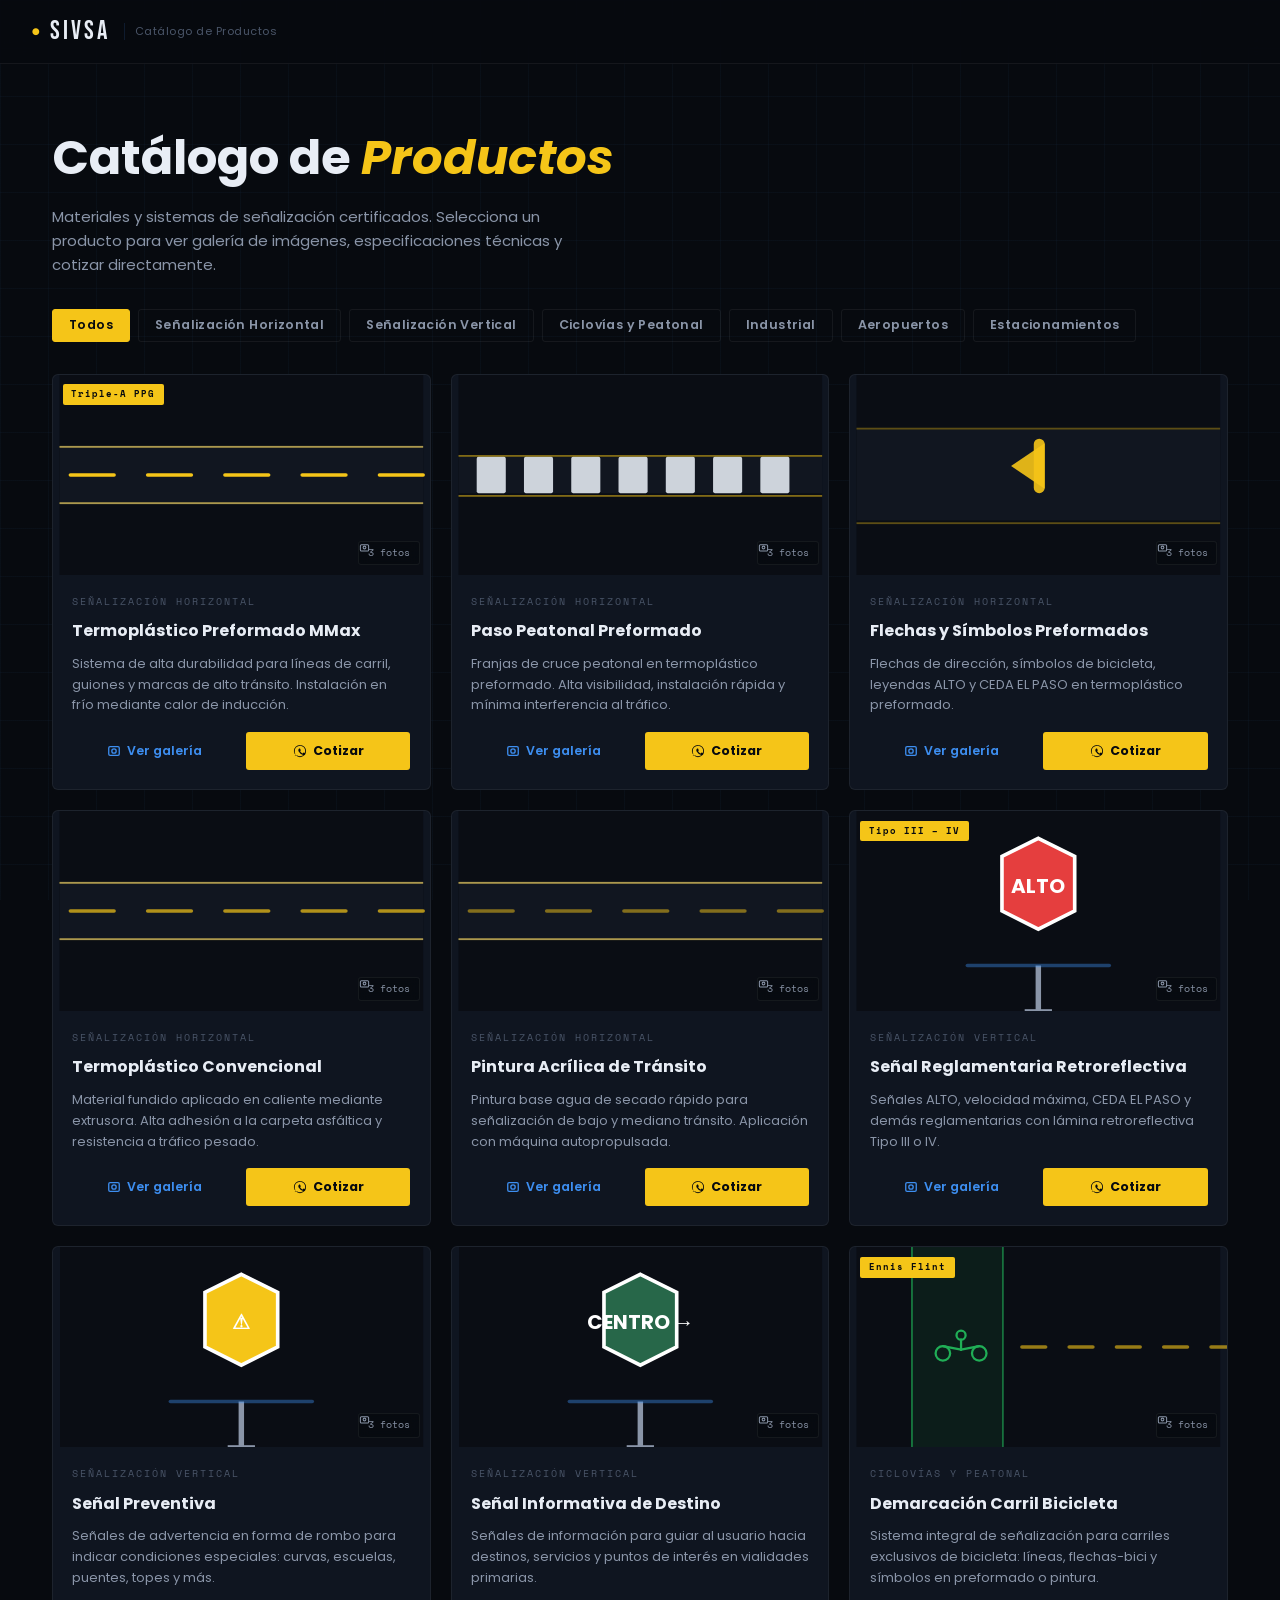
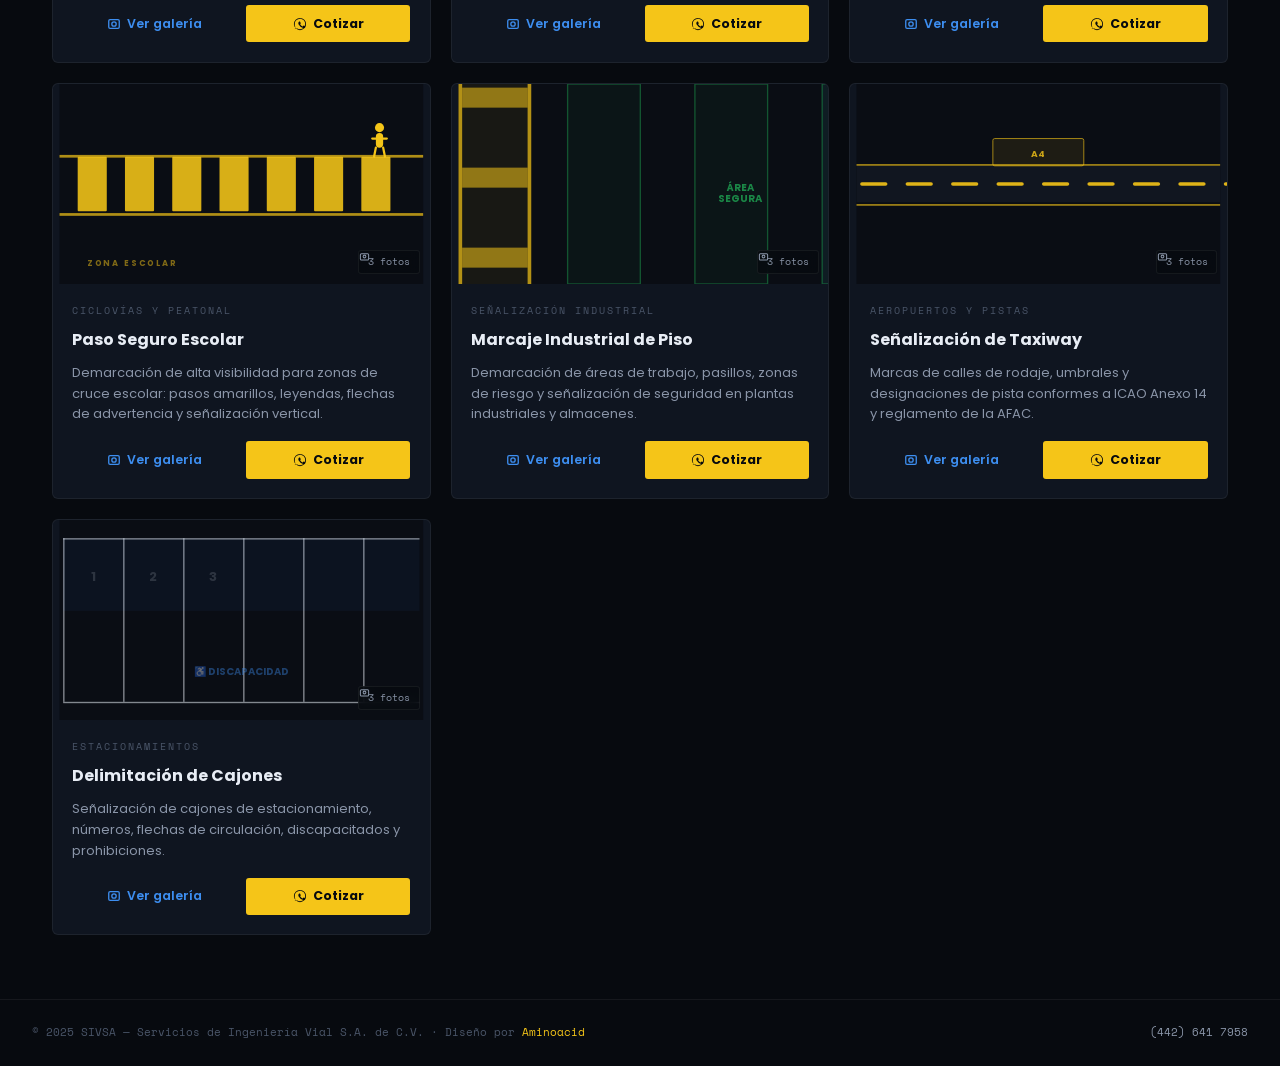
<file: Catalogo/index.html>
<!DOCTYPE html>
<html lang="es">

<head>
  <meta charset="UTF-8">
  <meta name="viewport" content="width=device-width, initial-scale=1.0">
  <meta name="description"
    content="SIVSA — Catálogo de productos de señalización vial. Termoplásticos preformados, señalética vertical, ciclovías y más.">
  <title>Catálogo de Productos — SIVSA</title>
  <link rel="preconnect" href="https://fonts.googleapis.com">
  <link rel="preconnect" href="https://fonts.gstatic.com" crossorigin>
  <link
    href="https://fonts.googleapis.com/css2?family=Bebas+Neue&family=Poppins:ital,wght@0,400;0,500;0,600;0,700;1,400;1,600&family=Space+Mono:wght@400&display=swap"
    rel="stylesheet">
  <style>
    :root {
      --bg: #070A0F;
      --bg2: #0C1018;
      --bgc: #0F1520;
      --bge: #18202C;
      --a: #F5C518;
      --ad: rgba(245, 197, 24, .10);
      --ag: rgba(245, 197, 24, .22);
      --ab: rgba(245, 197, 24, .28);
      --b: #3D8EF0;
      --bd: rgba(61, 142, 240, .07);
      --bb: rgba(61, 142, 240, .14);
      --t1: #E8EDF5;
      --t2: #8A95A8;
      --t3: #4A5568;
      --bc: rgba(255, 255, 255, .06);
      --gl: rgba(61, 142, 240, .038);
      --fh: 'Poppins', system-ui, sans-serif;
      --fb: 'Poppins', system-ui, sans-serif;
      --fm: 'Space Mono', monospace;
      --ease: .22s ease;
    }

    *,
    *::before,
    *::after {
      box-sizing: border-box;
      margin: 0;
      padding: 0
    }

    html {
      scroll-behavior: smooth
    }

    body {
      background: var(--bg);
      color: var(--t1);
      font-family: var(--fb);
      font-size: 16px;
      line-height: 1.6;
      overflow-x: hidden;
      background-image: linear-gradient(var(--gl) 1px, transparent 1px), linear-gradient(90deg, var(--gl) 1px, transparent 1px);
      background-size: 48px 48px;
      background-attachment: fixed
    }

    a {
      color: inherit;
      text-decoration: none
    }

    svg {
      display: block
    }

    button {
      cursor: pointer;
      font-family: inherit
    }

    /* HEADER */
    .site-header {
      position: sticky;
      top: 0;
      z-index: 50;
      background: rgba(7, 10, 15, .94);
      backdrop-filter: blur(14px);
      -webkit-backdrop-filter: blur(14px);
      border-bottom: 1px solid var(--bc);
      padding: 0 2rem;
      display: flex;
      align-items: center;
      justify-content: space-between;
      height: 64px
    }

    .header-logo {
      display: flex;
      align-items: center;
      gap: 10px
    }

    .logo-word {
      font-family: 'Bebas Neue', sans-serif;
      font-size: 26px;
      letter-spacing: 3px;
      color: var(--t1)
    }

    .logo-dot {
      color: var(--a);
      font-size: 9px
    }

    .logo-tag {
      font-size: 11px;
      color: var(--t3);
      letter-spacing: .5px;
      border-left: 1px solid var(--bb);
      padding-left: 10px;
      margin-left: 4px
    }

    /* PAGE TITLE */
    .cat-hero {
      padding: 3.5rem 2rem 2rem;
      max-width: 1240px;
      margin: 0 auto
    }

    .cat-hero h1 {
      font-family: var(--fh);
      font-size: clamp(1.8rem, 4vw, 3rem);
      font-weight: 700;
      margin-bottom: .5rem
    }

    .cat-hero p {
      font-size: 15px;
      color: var(--t2);
      max-width: 560px
    }

    /* CONTROLS: SEARCH + FILTER */
    .controls {
      max-width: 1240px;
      margin: 0 auto;
      padding: 0 2rem 2rem;
      display: flex;
      flex-direction: column;
      gap: 1.25rem
    }

    .filters {
      display: flex;
      gap: .5rem;
      flex-wrap: wrap
    }

    .filter-btn {
      background: none;
      border: 1px solid var(--bc);
      border-radius: 3px;
      padding: .4rem 1rem;
      font-size: 12.5px;
      font-weight: 600;
      color: var(--t2);
      letter-spacing: .4px;
      transition: all var(--ease)
    }

    .filter-btn:hover {
      border-color: var(--bb);
      color: var(--t1)
    }

    .filter-btn.active {
      background: var(--a);
      border-color: var(--a);
      color: var(--bg)
    }

    /* PRODUCT GRID */
    .cat-grid {
      max-width: 1240px;
      margin: 0 auto;
      padding: 0 2rem 4rem;
      display: grid;
      grid-template-columns: repeat(3, 1fr);
      gap: 1.25rem
    }

    .product-card {
      background: var(--bgc);
      border: 1px solid var(--bc);
      border-radius: 6px;
      overflow: hidden;
      display: flex;
      flex-direction: column;
      transition: border-color var(--ease), transform var(--ease), box-shadow var(--ease);
      animation: cardIn .4s ease both
    }

    @keyframes cardIn {
      from {
        opacity: 0;
        transform: translateY(16px)
      }

      to {
        opacity: 1;
        transform: translateY(0)
      }
    }

    .product-card:hover {
      border-color: var(--bb);
      transform: translateY(-3px);
      box-shadow: 0 12px 32px rgba(0, 0, 0, .3)
    }

    .card-visual {
      position: relative;
      height: 200px;
      overflow: hidden;
      display: flex;
      align-items: center;
      justify-content: center;
      cursor: pointer
    }

    .card-visual svg {
      width: 100%;
      height: 100%;
      position: absolute;
      inset: 0
    }

    .card-photo-count {
      position: absolute;
      bottom: .6rem;
      right: .6rem;
      background: rgba(7, 10, 15, .8);
      backdrop-filter: blur(6px);
      border: 1px solid var(--bc);
      border-radius: 3px;
      padding: .2rem .55rem;
      font-family: var(--fm);
      font-size: 10px;
      color: var(--t2);
      display: flex;
      align-items: center;
      gap: 5px
    }

    .card-photo-count svg {
      width: 11px;
      height: 11px
    }

    .card-badge {
      position: absolute;
      top: .6rem;
      left: .6rem;
      background: var(--a);
      color: var(--bg);
      font-family: var(--fm);
      font-size: 9px;
      font-weight: 700;
      letter-spacing: 1px;
      padding: .2rem .55rem;
      border-radius: 2px
    }

    .card-body {
      padding: 1.2rem;
      flex: 1;
      display: flex;
      flex-direction: column;
      gap: .75rem
    }

    .card-cat {
      font-family: var(--fm);
      font-size: 9.5px;
      letter-spacing: 2px;
      text-transform: uppercase;
      color: var(--t3)
    }

    .card-name {
      font-size: 1rem;
      font-weight: 700;
      line-height: 1.3
    }

    .card-desc {
      font-size: 13px;
      color: var(--t2);
      line-height: 1.6;
      flex: 1
    }

    .card-actions {
      display: flex;
      gap: .6rem;
      margin-top: .25rem
    }

    .btn-gallery {
      flex: 1;
      background: none;
      border: 1px solid var(--bm);
      border-radius: 3px;
      padding: .55rem;
      font-size: 12.5px;
      font-weight: 600;
      color: var(--b);
      display: flex;
      align-items: center;
      justify-content: center;
      gap: 6px;
      transition: background var(--ease), border-color var(--ease), color var(--ease)
    }

    .btn-gallery:hover {
      background: var(--bd);
      border-color: var(--b);
      color: var(--t1)
    }

    .btn-gallery svg {
      width: 14px;
      height: 14px
    }

    .btn-quote {
      flex: 1;
      background: var(--a);
      border: none;
      border-radius: 3px;
      padding: .55rem;
      font-size: 12.5px;
      font-weight: 700;
      color: var(--bg);
      display: flex;
      align-items: center;
      justify-content: center;
      gap: 6px;
      transition: background var(--ease), transform var(--ease)
    }

    .btn-quote:hover {
      background: #FFD43B;
      transform: translateY(-1px)
    }

    .btn-quote svg {
      width: 14px;
      height: 14px
    }

    /* EMPTY STATE */
    .empty-state {
      grid-column: 1/-1;
      text-align: center;
      padding: 4rem 2rem;
      color: var(--t3);
      font-size: 14px
    }

    .empty-state svg {
      width: 40px;
      height: 40px;
      margin: 0 auto 1rem;
      opacity: .3
    }

    /* LIGHTBOX */
    .lb {
      position: fixed;
      inset: 0;
      z-index: 200;
      display: flex;
      flex-direction: column;
      background: rgba(4, 6, 10, .96);
      backdrop-filter: blur(20px);
      -webkit-backdrop-filter: blur(20px);
      opacity: 0;
      pointer-events: none;
      transition: opacity .28s ease
    }

    .lb.open {
      opacity: 1;
      pointer-events: all
    }

    .lb-top {
      display: flex;
      align-items: center;
      justify-content: space-between;
      padding: .9rem 1.5rem;
      border-bottom: 1px solid var(--bc);
      flex-shrink: 0
    }

    .lb-top-left {
      display: flex;
      align-items: center;
      gap: 1rem
    }

    .lb-cat {
      font-family: var(--fm);
      font-size: 9.5px;
      letter-spacing: 2px;
      text-transform: uppercase;
      color: var(--a)
    }

    .lb-name {
      font-size: 1.1rem;
      font-weight: 700
    }

    .lb-close {
      background: none;
      border: 1px solid var(--bc);
      border-radius: 3px;
      width: 36px;
      height: 36px;
      display: flex;
      align-items: center;
      justify-content: center;
      color: var(--t2);
      font-size: 18px;
      transition: border-color var(--ease), color var(--ease)
    }

    .lb-close:hover {
      border-color: var(--t2);
      color: var(--t1)
    }

    .lb-body {
      flex: 1;
      display: grid;
      grid-template-columns: 1fr 340px;
      overflow: hidden;
      min-height: 0
    }

    /* Visual panel */
    .lb-visual-wrap {
      position: relative;
      background: var(--bg2);
      display: flex;
      align-items: center;
      justify-content: center;
      overflow: hidden
    }

    .lb-visual-frame {
      width: 100%;
      height: 100%;
      position: relative;
      overflow: hidden
    }

    .lb-slide {
      position: absolute;
      inset: 0;
      display: flex;
      align-items: center;
      justify-content: center;
      transition: opacity .3s ease, transform .3s ease
    }

    .lb-slide.active {
      opacity: 1;
      transform: translateX(0);
      z-index: 1
    }

    .lb-slide.prev-exit {
      opacity: 0;
      transform: translateX(-3%);
      z-index: 0
    }

    .lb-slide.next-exit {
      opacity: 0;
      transform: translateX(3%);
      z-index: 0
    }

    .lb-slide svg {
      width: 100%;
      height: 100%;
      object-fit: cover
    }

    .lb-slide-label {
      position: absolute;
      bottom: 1.2rem;
      left: 1.2rem;
      background: rgba(7, 10, 15, .85);
      border: 1px solid var(--bc);
      border-radius: 3px;
      padding: .35rem .7rem;
      font-family: var(--fm);
      font-size: 10px;
      color: var(--t2)
    }

    /* Nav arrows */
    .lb-arr {
      position: absolute;
      top: 50%;
      transform: translateY(-50%);
      background: rgba(7, 10, 15, .8);
      border: 1px solid var(--bc);
      border-radius: 3px;
      width: 40px;
      height: 40px;
      display: flex;
      align-items: center;
      justify-content: center;
      color: var(--t1);
      font-size: 18px;
      z-index: 10;
      transition: background var(--ease), border-color var(--ease)
    }

    .lb-arr:hover {
      background: rgba(245, 197, 24, .15);
      border-color: var(--ab)
    }

    .lb-arr.left {
      left: 1rem
    }

    .lb-arr.right {
      right: 1rem
    }

    /* Thumbnail strip */
    .lb-thumbs {
      position: absolute;
      bottom: 1rem;
      left: 50%;
      transform: translateX(-50%);
      display: flex;
      gap: .4rem;
      z-index: 10
    }

    .lb-thumb {
      width: 52px;
      height: 36px;
      border-radius: 3px;
      overflow: hidden;
      border: 2px solid transparent;
      cursor: pointer;
      transition: border-color var(--ease), opacity var(--ease);
      opacity: .5
    }

    .lb-thumb.active {
      border-color: var(--a);
      opacity: 1
    }

    .lb-thumb svg {
      width: 100%;
      height: 100%
    }

    /* Info panel */
    .lb-info {
      border-left: 1px solid var(--bc);
      padding: 1.5rem;
      display: flex;
      flex-direction: column;
      gap: 1.25rem;
      overflow-y: auto
    }

    .lb-img-desc {
      font-size: 13px;
      color: var(--t2);
      line-height: 1.65;
      padding: .75rem;
      background: var(--bge);
      border-radius: 3px
    }

    .lb-specs-title {
      font-family: var(--fm);
      font-size: 9.5px;
      letter-spacing: 2px;
      text-transform: uppercase;
      color: var(--t3)
    }

    .lb-specs {
      display: flex;
      flex-direction: column;
      gap: .5rem
    }

    .lb-spec {
      display: flex;
      justify-content: space-between;
      align-items: flex-start;
      gap: 1rem;
      padding: .5rem 0;
      border-bottom: 1px solid var(--bc);
      font-size: 13px
    }

    .lb-spec:last-child {
      border: none
    }

    .spec-k {
      color: var(--t3);
      flex-shrink: 0
    }

    .spec-v {
      color: var(--t1);
      font-weight: 600;
      text-align: right
    }

    .lb-cta {
      margin-top: auto;
      display: flex;
      flex-direction: column;
      gap: .6rem
    }

    .lb-cta p {
      font-size: 12px;
      color: var(--t3)
    }

    .btn-wa-full {
      display: flex;
      align-items: center;
      justify-content: center;
      gap: 8px;
      padding: .75rem 1rem;
      background: #25D366;
      border: none;
      border-radius: 4px;
      color: #fff;
      font-weight: 700;
      font-size: 14px;
      transition: background var(--ease), transform var(--ease)
    }

    .btn-wa-full:hover {
      background: #1ebe5c;
      transform: translateY(-1px)
    }

    .btn-wa-full svg {
      width: 18px;
      height: 18px
    }

    /* FOOTER */
    .cat-footer {
      border-top: 1px solid var(--bc);
      padding: 1.5rem 2rem;
      display: flex;
      align-items: center;
      justify-content: space-between;
      font-family: var(--fm);
      font-size: 11px;
      color: var(--t3)
    }

    .cat-footer a {
      color: var(--t2);
      transition: color var(--ease)
    }

    .cat-footer a:hover {
      color: var(--a)
    }

    /* RESPONSIVE */
    @media(max-width:900px) {
      .cat-grid {
        grid-template-columns: repeat(2, 1fr)
      }

      .lb-body {
        grid-template-columns: 1fr
      }

      .lb-info {
        max-height: 240px;
        border-left: none;
        border-top: 1px solid var(--bc)
      }
    }

    @media(max-width:600px) {
      .cat-grid {
        grid-template-columns: 1fr;
        padding: 0 1.25rem 3rem
      }

      .controls,
      .cat-hero {
        padding-left: 1.25rem;
        padding-right: 1.25rem
      }

      .site-header {
        padding: 0 1.25rem
      }

      .logo-tag {
        display: none
      }

      .lb-body {
        grid-template-columns: 1fr
      }
    }
  </style>
</head>

<body>

  <!-- HEADER -->
  <header class="site-header">
    <div class="header-logo">
      <span class="logo-dot">●</span>
      <span class="logo-word">SIVSA</span>
      <span class="logo-tag">Catálogo de Productos</span>
    </div>
  </header>

  <!-- PAGE TITLE -->
  <div class="cat-hero">
    <h1>Catálogo de <em style="color:var(--a);font-style:italic">Productos</em></h1>
    <p>Materiales y sistemas de señalización certificados. Selecciona un producto para ver galería de imágenes,
      especificaciones técnicas y cotizar directamente.</p>
  </div>

  <!-- CONTROLS -->
  <div class="controls">
    <div class="filters" id="filters" role="group" aria-label="Filtrar por categoría"></div>
  </div>

  <!-- PRODUCT GRID -->
  <div class="cat-grid" id="grid" aria-live="polite"></div>

  <!-- LIGHTBOX -->
  <div class="lb" id="lb" role="dialog" aria-modal="true" aria-label="Galería de producto">
    <div class="lb-top">
      <div class="lb-top-left">
        <span class="lb-cat" id="lb-cat"></span>
        <span class="lb-name" id="lb-name"></span>
      </div>
      <button class="lb-close" onclick="closeLB()" aria-label="Cerrar galería">✕</button>
    </div>
    <div class="lb-body">
      <div class="lb-visual-wrap">
        <div class="lb-visual-frame" id="lb-frame"></div>
        <button class="lb-arr left" onclick="navLB(-1)" aria-label="Imagen anterior">←</button>
        <button class="lb-arr right" onclick="navLB(1)" aria-label="Imagen siguiente">→</button>
        <div class="lb-thumbs" id="lb-thumbs"></div>
      </div>
      <div class="lb-info">
        <div class="lb-img-desc" id="lb-img-desc"></div>
        <div class="lb-specs-title">Especificaciones técnicas</div>
        <div class="lb-specs" id="lb-specs"></div>
        <div class="lb-cta">
          <p>¿Te interesa este producto? Cotiza sin costo.</p>
          <a class="btn-wa-full" id="lb-wa" target="_blank" rel="noopener">
            <svg viewBox="0 0 24 24" fill="white">
              <path
                d="M17.472 14.382c-.297-.149-1.758-.867-2.03-.967-.273-.099-.471-.148-.67.15-.197.297-.767.966-.94 1.164-.173.199-.347.223-.644.075-.297-.15-1.255-.463-2.39-1.475-.883-.788-1.48-1.761-1.653-2.059-.173-.297-.018-.458.13-.606.134-.133.298-.347.446-.52.149-.174.198-.298.298-.497.099-.198.05-.371-.025-.52-.075-.149-.669-1.612-.916-2.207-.242-.579-.487-.5-.669-.51-.173-.008-.371-.01-.57-.01-.198 0-.52.074-.792.372-.272.297-1.04 1.016-1.04 2.479 0 1.462 1.065 2.875 1.213 3.074.149.198 2.096 3.2 5.077 4.487.709.306 1.262.489 1.694.625.712.227 1.36.195 1.871.118.571-.085 1.758-.719 2.006-1.413.248-.694.248-1.289.173-1.413-.074-.124-.272-.198-.57-.347m-5.421 7.403h-.004a9.87 9.87 0 01-5.031-1.378l-.361-.214-3.741.982.998-3.648-.235-.374a9.86 9.86 0 01-1.51-5.26c.001-5.45 4.436-9.884 9.888-9.884 2.64 0 5.122 1.03 6.988 2.898a9.825 9.825 0 012.893 6.994c-.003 5.45-4.437 9.884-9.885 9.884m8.413-18.297A11.815 11.815 0 0012.05 0C5.495 0 .16 5.335.157 11.892c0 2.096.547 4.142 1.588 5.945L.057 24l6.305-1.654a11.882 11.882 0 005.683 1.448h.005c6.554 0 11.89-5.335 11.893-11.893a11.821 11.821 0 00-3.48-8.413z" />
            </svg>
            Cotizar por WhatsApp
          </a>
        </div>
      </div>
    </div>
  </div>

  <!-- FOOTER -->
  <footer class="cat-footer">
    <span>© 2025 SIVSA — Servicios de Ingeniería Vial S.A. de C.V. · Diseño por <span
        style="color:var(--a)">Aminoacid</span></span>
    <a href="tel:+524426417958">(442) 641 7958</a>
  </footer>

  <script>
    /* ── SVG SCENE GENERATORS ─────────────────────────────────────────── */
    const S = {
      /* Road with center dashes — amber */
      roadDashes: (a = 1) => `<svg viewBox="0 0 400 220" xmlns="http://www.w3.org/2000/svg">
    <rect width="400" height="220" fill="#0a0d14"/>
    <rect x="0" y="80" width="400" height="60" fill="#111620"/>
    <rect x="0" y="78" width="400" height="2" fill="#F5C518" opacity=".6"/>
    <rect x="0" y="140" width="400" height="2" fill="#F5C518" opacity=".6"/>
    ${[0, 1, 2, 3, 4].map(i => `<rect x="${i * 85 + 10}" y="108" width="52" height="4" rx="2" fill="#F5C518" opacity="${a}"/>`).join('')}
    <rect x="0" y="78" width="400" height="2" fill="#E8EDF5" opacity=".25"/>
    <rect x="0" y="140" width="400" height="2" fill="#E8EDF5" opacity=".25"/>
  </svg>`,

      /* Crosswalk — white stripes */
      crosswalk: (tint = '#F5C518') => `<svg viewBox="0 0 400 220" xmlns="http://www.w3.org/2000/svg">
    <rect width="400" height="220" fill="#0a0d14"/>
    <rect x="0" y="90" width="400" height="40" fill="#111620"/>
    ${[0, 1, 2, 3, 4, 5, 6].map(i => `<rect x="${i * 52 + 20}" y="90" width="32" height="40" rx="2" fill="#E8EDF5" opacity=".88"/>`).join('')}
    <rect x="0" y="88" width="400" height="2" fill="${tint}" opacity=".5"/>
    <rect x="0" y="132" width="400" height="2" fill="${tint}" opacity=".5"/>
  </svg>`,

      /* Arrow — turn left */
      arrow: (color = '#F5C518') => `<svg viewBox="0 0 400 220" xmlns="http://www.w3.org/2000/svg">
    <rect width="400" height="220" fill="#0a0d14"/>
    <rect x="0" y="60" width="400" height="100" fill="#111620"/>
    <g transform="translate(170,70)">
      <rect x="25" y="0" width="12" height="60" rx="6" fill="${color}" opacity=".9"/>
      <polygon points="0,30 37,5 37,55" fill="${color}" opacity=".9"/>
    </g>
    <rect x="0" y="58" width="400" height="2" fill="${color}" opacity=".35"/>
    <rect x="0" y="162" width="400" height="2" fill="${color}" opacity=".35"/>
  </svg>`,

      /* Bike lane — green */
      bikeLane: () => `<svg viewBox="0 0 400 220" xmlns="http://www.w3.org/2000/svg">
    <rect width="400" height="220" fill="#0a0d14"/>
    <rect x="60" y="0" width="100" height="220" fill="rgba(37,211,102,.08)"/>
    <rect x="60" y="0" width="2" height="220" fill="#25D366" opacity=".5"/>
    <rect x="160" y="0" width="2" height="220" fill="#25D366" opacity=".5"/>
    <g transform="translate(95,85)" fill="#25D366" opacity=".8">
      <circle cx="20" cy="12" r="5" stroke="#25D366" stroke-width="2.5" fill="none"/>
      <circle cx="0" cy="32" r="8" stroke="#25D366" stroke-width="2.5" fill="none"/>
      <circle cx="40" cy="32" r="8" stroke="#25D366" stroke-width="2.5" fill="none"/>
      <line x1="20" y1="17" x2="20" y2="28" stroke="#25D366" stroke-width="2.5" stroke-linecap="round"/>
      <line x1="20" y1="28" x2="0" y2="24" stroke="#25D366" stroke-width="2.5" stroke-linecap="round"/>
      <line x1="20" y1="28" x2="40" y2="24" stroke="#25D366" stroke-width="2.5" stroke-linecap="round"/>
    </g>
    ${[0, 1, 2, 3, 4].map(i => `<rect x="${i * 52 + 180}" y="108" width="30" height="4" rx="2" fill="#F5C518" opacity=".6"/>`).join('')}
  </svg>`,

      /* Vertical sign */
      sign: (color = '#e53e3e', text = 'ALTO') => `<svg viewBox="0 0 400 220" xmlns="http://www.w3.org/2000/svg">
    <rect width="400" height="220" fill="#0a0d14"/>
    <line x1="200" y1="170" x2="200" y2="220" stroke="#8A95A8" stroke-width="6"/>
    <line x1="185" y1="220" x2="215" y2="220" stroke="#8A95A8" stroke-width="4"/>
    <polygon points="200,30 240,50 240,110 200,130 160,110 160,50" fill="${color}" stroke="white" stroke-width="4"/>
    <text x="200" y="90" text-anchor="middle" font-family="Poppins,sans-serif" font-weight="700" font-size="22" fill="white">${text}</text>
    <rect x="120" y="168" width="160" height="4" rx="2" fill="#3D8EF0" opacity=".4"/>
  </svg>`,

      /* Speed sign */
      speedSign: (n = '60') => `<svg viewBox="0 0 400 220" xmlns="http://www.w3.org/2000/svg">
    <rect width="400" height="220" fill="#0a0d14"/>
    <line x1="200" y1="165" x2="200" y2="220" stroke="#8A95A8" stroke-width="6"/>
    <circle cx="200" cy="95" r="62" fill="white" stroke="#e53e3e" stroke-width="8"/>
    <circle cx="200" cy="95" r="50" fill="white"/>
    <text x="200" y="108" text-anchor="middle" font-family="Poppins,sans-serif" font-weight="700" font-size="42" fill="#1a202c">${n}</text>
  </svg>`,

      /* Industrial floor */
      industrial: () => `<svg viewBox="0 0 400 220" xmlns="http://www.w3.org/2000/svg">
    <rect width="400" height="220" fill="#0a0d14"/>
    <rect x="0" y="0" width="80" height="220" fill="rgba(245,197,24,.06)"/>
    <rect x="0" y="0" width="4" height="220" fill="#F5C518" opacity=".7"/>
    <rect x="76" y="0" width="4" height="220" fill="#F5C518" opacity=".7"/>
    ${[0, 1, 2, 3, 4].map(i => `<rect x="4" y="${i * 44 + 4}" width="72" height="22" rx="0" fill="#F5C518" opacity="${i % 2 === 0 ? .55 : .0}"/>`).join('')}
    ${[0, 1, 2].map(i => `<rect x="${i * 140 + 120}" y="0" width="80" height="220" fill="rgba(37,211,102,.04)" stroke="#25D366" stroke-width="1.5" stroke-opacity=".35" fill-opacity="1"/>`).join('')}
    <text x="310" y="118" text-anchor="middle" font-family="Poppins,sans-serif" font-weight="700" font-size="11" fill="#25D366" opacity=".6">ÁREA</text>
    <text x="310" y="130" text-anchor="middle" font-family="Poppins,sans-serif" font-weight="700" font-size="11" fill="#25D366" opacity=".6">SEGURA</text>
  </svg>`,

      /* Parking grid */
      parking: () => `<svg viewBox="0 0 400 220" xmlns="http://www.w3.org/2000/svg">
    <rect width="400" height="220" fill="#0a0d14"/>
    ${[0, 1, 2, 3, 4, 5].map(i => `<rect x="${i * 66 + 4}" y="20" width="1.5" height="180" fill="#E8EDF5" opacity=".55"/>`).join('')}
    <rect x="4" y="20" width="392" height="1.5" fill="#E8EDF5" opacity=".55"/>
    <rect x="4" y="200" width="392" height="1.5" fill="#E8EDF5" opacity=".55"/>
    <rect x="4" y="20" width="392" height="80" fill="rgba(61,142,240,.05)"/>
    <text x="37" y="67" text-anchor="middle" font-family="Poppins,sans-serif" font-size="14" font-weight="700" fill="#E8EDF5" opacity=".15">1</text>
    <text x="103" y="67" text-anchor="middle" font-family="Poppins,sans-serif" font-size="14" font-weight="700" fill="#E8EDF5" opacity=".15">2</text>
    <text x="169" y="67" text-anchor="middle" font-family="Poppins,sans-serif" font-size="14" font-weight="700" fill="#E8EDF5" opacity=".15">3</text>
    <text x="200" y="170" text-anchor="middle" font-family="Poppins,sans-serif" font-size="11" font-weight="700" fill="#3D8EF0" opacity=".4">♿  DISCAPACIDAD</text>
  </svg>`,

      /* Airport taxiway */
      airport: () => `<svg viewBox="0 0 400 220" xmlns="http://www.w3.org/2000/svg">
    <rect width="400" height="220" fill="#0a0d14"/>
    <rect x="0" y="90" width="400" height="40" fill="#111620"/>
    ${[0, 1, 2, 3, 4, 5, 6, 7, 8].map(i => `<rect x="${i * 50 + 4}" y="108" width="30" height="4" rx="2" fill="#F5C518" opacity=".9"/>`).join('')}
    <rect x="0" y="88" width="400" height="2" fill="#F5C518" opacity=".6"/>
    <rect x="0" y="132" width="400" height="2" fill="#F5C518" opacity=".6"/>
    <rect x="150" y="60" width="100" height="30" rx="2" fill="rgba(245,197,24,.12)" stroke="#F5C518" stroke-width="1" opacity=".7"/>
    <text x="200" y="80" text-anchor="middle" font-family="Poppins,sans-serif" font-size="10" font-weight="700" fill="#F5C518" opacity=".8">A4</text>
  </svg>`,

      /* Material close-up texture */
      texture: (color = '#F5C518') => `<svg viewBox="0 0 400 220" xmlns="http://www.w3.org/2000/svg">
    <defs>
      <pattern id="beads" x="0" y="0" width="20" height="20" patternUnits="userSpaceOnUse">
        <circle cx="10" cy="10" r="1.5" fill="white" opacity=".4"/>
        <circle cx="3" cy="5" r="1" fill="white" opacity=".25"/>
        <circle cx="16" cy="16" r="1.2" fill="white" opacity=".35"/>
      </pattern>
    </defs>
    <rect width="400" height="220" fill="${color}" opacity=".85"/>
    <rect width="400" height="220" fill="#0a0d14" opacity=".3"/>
    <rect width="400" height="220" fill="url(#beads)"/>
    <text x="200" y="120" text-anchor="middle" font-family="Space Mono,monospace" font-size="10" fill="rgba(255,255,255,.3)" letter-spacing="3">MICROESFERAS DE VIDRIO INTEGRADAS</text>
  </svg>`,

      /* Night retroreflection simulation */
      night: (color = '#F5C518') => `<svg viewBox="0 0 400 220" xmlns="http://www.w3.org/2000/svg">
    <rect width="400" height="220" fill="#020408"/>
    <rect x="0" y="95" width="400" height="30" fill="#0a0d14"/>
    <defs>
      <radialGradient id="beam" cx="50%" cy="100%" r="80%">
        <stop offset="0%" stop-color="white" stop-opacity=".08"/>
        <stop offset="100%" stop-color="white" stop-opacity="0"/>
      </radialGradient>
    </defs>
    <rect width="400" height="220" fill="url(#beam)"/>
    ${[0, 1, 2, 3, 4].map(i => `<rect x="${i * 85 + 10}" y="104" width="52" height="6" rx="3" fill="${color}" opacity=".95" filter="url(#glow)"/>`).join('')}
    <defs>
      <filter id="glow">
        <feGaussianBlur stdDeviation="3" result="blur"/>
        <feMerge><feMergeNode in="blur"/><feMergeNode in="SourceGraphic"/></feMerge>
      </filter>
    </defs>
    ${[0, 1, 2, 3, 4].map(i => `<rect x="${i * 85 + 10}" y="104" width="52" height="6" rx="3" fill="${color}" opacity=".9"/>`).join('')}
    <text x="200" y="190" text-anchor="middle" font-family="Space Mono,monospace" font-size="9" fill="rgba(255,255,255,.25)" letter-spacing="2">VISIBILIDAD NOCTURNA — RETROREFLECTIVIDAD ALTA</text>
  </svg>`,

      /* School pedestrian */
      school: () => `<svg viewBox="0 0 400 220" xmlns="http://www.w3.org/2000/svg">
    <rect width="400" height="220" fill="#0a0d14"/>
    ${[0, 1, 2, 3, 4, 5, 6].map(i => `<rect x="${i * 52 + 20}" y="80" width="32" height="60" rx="1" fill="#F5C518" opacity=".88"/>`).join('')}
    <rect x="0" y="78" width="400" height="3" fill="#F5C518" opacity=".7"/>
    <rect x="0" y="142" width="400" height="3" fill="#F5C518" opacity=".7"/>
    <g transform="translate(340,40)" fill="#F5C518">
      <circle cx="12" cy="8" r="5"/>
      <rect x="8" y="14" width="8" height="16" rx="4"/>
      <line x1="4" y1="20" x2="20" y2="20" stroke="#F5C518" stroke-width="2.5" stroke-linecap="round"/>
      <line x1="8" y1="30" x2="6" y2="40" stroke="#F5C518" stroke-width="2.5" stroke-linecap="round"/>
      <line x1="16" y1="30" x2="18" y2="40" stroke="#F5C518" stroke-width="2.5" stroke-linecap="round"/>
    </g>
    <text x="30" y="200" font-family="Poppins,sans-serif" font-size="9" font-weight="700" fill="#F5C518" opacity=".5" letter-spacing="2">ZONA ESCOLAR</text>
  </svg>`,
    };

    /* ── PRODUCT DATA ─────────────────────────────────────────────────── */
    const CATS = [
      { id: 'all', label: 'Todos' },
      { id: 'horizontal', label: 'Señalización Horizontal' },
      { id: 'vertical', label: 'Señalización Vertical' },
      { id: 'ciclovias', label: 'Ciclovías y Peatonal' },
      { id: 'industrial', label: 'Industrial' },
      { id: 'aeropuertos', label: 'Aeropuertos' },
      { id: 'estacionamientos', label: 'Estacionamientos' },
    ];

    const PRODUCTS = [
      {
        id: 1, cat: 'horizontal', catLabel: 'Señalización Horizontal', badge: 'Triple-A PPG',
        name: 'Termoplástico Preformado MMax',
        desc: 'Sistema de alta durabilidad para líneas de carril, guiones y marcas de alto tránsito. Instalación en frío mediante calor de inducción.',
        specs: [['Durabilidad', '5–7 años'], ['Aplicación', 'En frío con calor'], ['Colores', 'Blanco · Amarillo'], ['Retroreflectividad', 'Alta — integrada'], ['Norma', 'NMX-SCT-2-1-03'], ['Proveedor', 'Ennis Flint']],
        images: [
          { svg: S.roadDashes(), label: 'Vista de aplicación', desc: 'Guiones centrales en carretera federal de alto tráfico. Apariencia uniforme a 12 meses de instalación.' },
          { svg: S.texture(), label: 'Detalle del material', desc: 'Superficie del termoplástico con microesferas de vidrio integradas que garantizan retroreflectividad máxima.' },
          { svg: S.night(), label: 'Visibilidad nocturna', desc: 'Bajo iluminación de faros a 100m. El material devuelve la luz hacia el conductor con alta intensidad.' },
        ]
      },
      {
        id: 2, cat: 'horizontal', catLabel: 'Señalización Horizontal',
        name: 'Paso Peatonal Preformado',
        desc: 'Franjas de cruce peatonal en termoplástico preformado. Alta visibilidad, instalación rápida y mínima interferencia al tráfico.',
        specs: [['Durabilidad', '4–6 años'], ['Ancho de franja', '45 cm estándar'], ['Espaciado', '45 cm'], ['Colores', 'Blanco'], ['Retroreflectividad', 'Alta'], ['Norma', 'SCT-2-1-03']],
        images: [
          { svg: S.crosswalk(), label: 'Vista aérea del cruce', desc: 'Paso peatonal con 8 franjas instalado en intersección urbana de alta afluencia peatonal.' },
          { svg: S.texture('#E8EDF5'), label: 'Textura retroreflectiva', desc: 'Superficie con perfil antideslizante y microesferas de vidrio integradas para visibilidad en mojado.' },
          { svg: S.night('#E8EDF5'), label: 'Retroreflexión nocturna', desc: 'Visibilidad del paso peatonal bajo iluminación vehicular — resultado crítico para zonas escolares.' },
        ]
      },
      {
        id: 3, cat: 'horizontal', catLabel: 'Señalización Horizontal',
        name: 'Flechas y Símbolos Preformados',
        desc: 'Flechas de dirección, símbolos de bicicleta, leyendas ALTO y CEDA EL PASO en termoplástico preformado.',
        specs: [['Material', 'Termoplástico preformado'], ['Durabilidad', '5–6 años'], ['Colores', 'Blanco · Amarillo · Verde'], ['Dimensiones', 'Según norma SCT'], ['Retroreflectividad', 'Media-alta'], ['Aplicación', 'En frío']],
        images: [
          { svg: S.arrow(), label: 'Flecha de vuelta', desc: 'Flecha direccional instalada en carril de acceso a vialidad primaria en Zapopan, Jalisco.' },
          { svg: S.crosswalk('#3D8EF0'), label: 'Símbolo ciclista', desc: 'Símbolo preformado de ciclovía instalado en carril exclusivo con material de alto contraste.' },
          { svg: S.texture('#3D8EF0'), label: 'Detalle de acabado', desc: 'Vista macro del material — perfil texturizado para mejor adhesión y agarre del neumático.' },
        ]
      },
      {
        id: 4, cat: 'horizontal', catLabel: 'Señalización Horizontal',
        name: 'Termoplástico Convencional',
        desc: 'Material fundido aplicado en caliente mediante extrusora. Alta adhesión a la carpeta asfáltica y resistencia a tráfico pesado.',
        specs: [['Durabilidad', '3–5 años'], ['Aplicación', 'Caliente — extrusora'], ['Temp. aplicación', '180–200 °C'], ['Colores', 'Blanco · Amarillo'], ['Retroreflectividad', 'Media-alta'], ['Norma', 'NMX-SCT-2-1-03']],
        images: [
          { svg: S.roadDashes(.7), label: 'Línea continua', desc: 'Línea de orilla continua aplicada en carretera estatal de 4 carriles — resistencia verificada a tráfico pesado.' },
          { svg: S.texture('#e8a200'), label: 'Perfil del material', desc: 'Sección transversal con espesor típico de 1.8–2.2mm — mayor masa que la pintura convencional.' },
          { svg: S.night('#e8a200'), label: 'Rendimiento nocturno', desc: 'Retroreflectividad a 2 años de instalación en zona de tráfico intenso.' },
        ]
      },
      {
        id: 5, cat: 'horizontal', catLabel: 'Señalización Horizontal',
        name: 'Pintura Acrílica de Tránsito',
        desc: 'Pintura base agua de secado rápido para señalización de bajo y mediano tránsito. Aplicación con máquina autopropulsada.',
        specs: [['Durabilidad', '1–2 años'], ['Base', 'Agua acrílica'], ['Secado', '30–45 min'], ['Colores', 'Blanco · Amarillo'], ['Retroreflectividad', 'Media'], ['Uso ideal', 'Zonas residenciales · Bajo tráfico']],
        images: [
          { svg: S.roadDashes(.5), label: 'Aplicación en vía local', desc: 'Guiones de carril en colonia residencial — solución económica para vialidades de bajo tránsito.' },
          { svg: S.texture('#fbbf24'), label: 'Textura post-aplicación', desc: 'Superficie con microesferas drop-on aplicadas durante la instalación para retroreflectividad inmediata.' },
          { svg: S.parking(), label: 'Uso en estacionamiento', desc: 'Delimitación de cajones en área comercial — acabado limpio con máquina autopropulsada.' },
        ]
      },
      {
        id: 6, cat: 'vertical', catLabel: 'Señalización Vertical', badge: 'Tipo III – IV',
        name: 'Señal Reglamentaria Retroreflectiva',
        desc: 'Señales ALTO, velocidad máxima, CEDA EL PASO y demás reglamentarias con lámina retroreflectiva Tipo III o IV.',
        specs: [['Sustrato', 'Aluminio anodizado 2mm'], ['Retroreflectividad', 'Tipo III · Tipo IV'], ['Vida útil lámina', '10 años'], ['Marco', 'Perfil omega galvanizado'], ['Dimensiones', 'Según SCT-2-2-01'], ['Norma', 'NMX-SCT-2-2-01']],
        images: [
          { svg: S.sign('#e53e3e', 'ALTO'), label: 'Señal de ALTO octagonal', desc: 'Señal ALTO en lámina retroreflectiva Tipo IV instalada en intersección urbana de Querétaro.' },
          { svg: S.speedSign('60'), label: 'Señal de velocidad máxima', desc: 'Límite de velocidad 60 km/h con fondo blanco y orla roja — cumple NMX-SCT-2-2-01.' },
          { svg: S.texture('#dc2626'), label: 'Lámina retroreflectiva Tipo IV', desc: 'Detalle de lámina prismática de alta intensidad — visible a 300m bajo iluminación vehicular.' },
        ]
      },
      {
        id: 7, cat: 'vertical', catLabel: 'Señalización Vertical',
        name: 'Señal Preventiva',
        desc: 'Señales de advertencia en forma de rombo para indicar condiciones especiales: curvas, escuelas, puentes, topes y más.',
        specs: [['Forma', 'Rombo o rectángulo'], ['Color', 'Amarillo / Negro'], ['Sustrato', 'Aluminio 2mm'], ['Lámina', 'Tipo I o III'], ['Vida útil', '7–10 años'], ['Norma', 'NMX-SCT-2-2-01']],
        images: [
          { svg: S.sign('#F5C518', '⚠'), label: 'Señal preventiva estándar', desc: 'Señal preventiva de cruce escolar instalada en avenida escolar con lámina Tipo III.' },
          { svg: S.sign('#F5C518', 'TOPE'), label: 'Señal de tope', desc: 'Advertencia de tope en lámina amarilla — uno de los señalamientos más comunes en zonas urbanas.' },
          { svg: S.texture('#c9a000'), label: 'Lámina Tipo III', desc: 'Lámina Engineering Grade Prismática — relación costo-efectividad óptima para vialidades secundarias.' },
        ]
      },
      {
        id: 8, cat: 'vertical', catLabel: 'Señalización Vertical',
        name: 'Señal Informativa de Destino',
        desc: 'Señales de información para guiar al usuario hacia destinos, servicios y puntos de interés en vialidades primarias.',
        specs: [['Color', 'Verde / Blanco'], ['Sustrato', 'Aluminio 2mm'], ['Lámina', 'Tipo III o IV alta intensidad'], ['Tipografía', 'SCT estándar'], ['Tamaño', 'Variable por vía'], ['Norma', 'NMX-SCT-2-2-01']],
        images: [
          { svg: S.sign('#276749', 'CENTRO →'), label: 'Señal de destino', desc: 'Señal informativa verde de destino instalada en boulevard de acceso a zona centro.' },
          { svg: S.sign('#1a4a6b', 'AEROPUERTO ✈'), label: 'Señal de aeropuerto', desc: 'Señalización informativa de acceso a aeropuerto con símbolo internacional y lámina Tipo IV.' },
          { svg: S.texture('#276749'), label: 'Lámina alta intensidad', desc: 'Lámina Tipo IV prismática — retroreflectividad superior para uso en vialidades de alta velocidad.' },
        ]
      },
      {
        id: 9, cat: 'ciclovias', catLabel: 'Ciclovías y Peatonal', badge: 'Ennis Flint',
        name: 'Demarcación Carril Bicicleta',
        desc: 'Sistema integral de señalización para carriles exclusivos de bicicleta: líneas, flechas-bici y símbolos en preformado o pintura.',
        specs: [['Material', 'Preformado o termoplástico'], ['Color', 'Verde · Blanco'], ['Durabilidad', '4–6 años'], ['Símbolo bici', 'Conforme SCT'], ['Línea de carril', '15 cm ancho'], ['Norma', 'SCT-Ciclovías 2019']],
        images: [
          { svg: S.bikeLane(), label: 'Carril bicicleta exclusivo', desc: 'Ciclovía con demarcación preformada verde — Corregidora, Querétaro. Proyecto 2022–2023.' },
          { svg: S.arrow('#25D366'), label: 'Flecha-bici preformada', desc: 'Símbolo de carril bici con flecha directional — instalación en frío, resistencia 5 años comprobada.' },
          { svg: S.texture('#25D366'), label: 'Material preformado verde', desc: 'Termoplástico preformado en color verde — alta durabilidad y color estable sin decoloración UV.' },
        ]
      },
      {
        id: 10, cat: 'ciclovias', catLabel: 'Ciclovías y Peatonal',
        name: 'Paso Seguro Escolar',
        desc: 'Demarcación de alta visibilidad para zonas de cruce escolar: pasos amarillos, leyendas, flechas de advertencia y señalización vertical.',
        specs: [['Color', 'Amarillo predominante'], ['Material', 'Preformado o termoplástico'], ['Visibilidad', 'Alta — Tipo IV opcional'], ['Durabilidad', '4–6 años'], ['Componentes', 'Franja + leyenda + señal'], ['Aplicaciones', 'Zonas K-12']],
        images: [
          { svg: S.school(), label: 'Paso seguro completo', desc: 'Sistema de paso seguro escolar instalado en acceso a primaria — Zapopan, Jalisco. 2021.' },
          { svg: S.crosswalk('#F5C518'), label: 'Franjas amarillas de alta visibilidad', desc: 'Paso peatonal en amarillo para contraste máximo con la carpeta asfáltica oscura.' },
          { svg: S.night('#F5C518'), label: 'Retroreflexión nocturna', desc: 'Visibilidad del cruce escolar en condiciones de iluminación reducida — resultado real a 80m.' },
        ]
      },
      {
        id: 11, cat: 'industrial', catLabel: 'Señalización Industrial',
        name: 'Marcaje Industrial de Piso',
        desc: 'Demarcación de áreas de trabajo, pasillos, zonas de riesgo y señalización de seguridad en plantas industriales y almacenes.',
        specs: [['Material', 'Pintura epóxica o preformado'], ['Colores', 'Amarillo · Blanco · Rojo · Verde'], ['Resistencia', 'Tráfico de montacargas'], ['Durabilidad', '2–4 años'], ['Norma', 'NOM-003-SEGOB'], ['Usos', 'Planta · Almacén · CEDIS']],
        images: [
          { svg: S.industrial(), label: 'Planta de producción', desc: 'Demarcación de pasillos y zonas de trabajo en CEDIS logístico — Amazon Tlajomulco, 2022.' },
          { svg: S.texture('#F5C518'), label: 'Cinta preformada de advertencia', desc: 'Material preformado para bordes de advertencia y demarcación de zonas de peligro.' },
          { svg: S.crosswalk('#25D366'), label: 'Área de tránsito peatonal', desc: 'Separación visual de zona peatonal y zona de montacargas con material de alto contraste.' },
        ]
      },
      {
        id: 12, cat: 'aeropuertos', catLabel: 'Aeropuertos y Pistas',
        name: 'Señalización de Taxiway',
        desc: 'Marcas de calles de rodaje, umbrales y designaciones de pista conformes a ICAO Anexo 14 y reglamento de la AFAC.',
        specs: [['Norma', 'ICAO Anexo 14 · AFAC'], ['Colores', 'Amarillo · Blanco'], ['Material', 'Preformado o termoplástico'], ['Retroreflectividad', 'Clase I – II FAA'], ['Resistencia', 'Tráfico aeronáutico'], ['Durabilidad', '3–5 años']],
        images: [
          { svg: S.airport(), label: 'Calle de rodaje con designación', desc: 'Marcas de taxiway con designación de pista y línea guía central — formato ICAO Anexo 14.' },
          { svg: S.roadDashes(), label: 'Línea central de rodaje', desc: 'Línea de guía central continua en termoplástico preformado — resistente a jet blast.' },
          { svg: S.night(), label: 'Visibilidad nocturna en pista', desc: 'Retroreflectividad de marcas de pista bajo iluminación de aeronave — verificación Class I FAA.' },
        ]
      },
      {
        id: 13, cat: 'estacionamientos', catLabel: 'Estacionamientos',
        name: 'Delimitación de Cajones',
        desc: 'Señalización de cajones de estacionamiento, números, flechas de circulación, discapacitados y prohibiciones.',
        specs: [['Material', 'Pintura acrílica o preformado'], ['Ancho estándar', '2.5m · 5m largo'], ['Cajones especiales', '3.8m discapacitados'], ['Colores', 'Blanco · Azul · Amarillo'], ['Durabilidad', '1–3 años según tráfico'], ['Extra', 'Numeración · Flechas · Signos']],
        images: [
          { svg: S.parking(), label: 'Vista aérea de estacionamiento', desc: 'Delimitación completa de estacionamiento corporativo — 450 cajones incluidos especiales.' },
          { svg: S.crosswalk('#3D8EF0'), label: 'Cajones de discapacidad', desc: 'Zona de cajones para personas con discapacidad con símbolo internacional y franja de acceso.' },
          { svg: S.texture('#3D8EF0'), label: 'Numeración de cajones', desc: 'Numeración en preformado blanco de alta durabilidad — resistente a luz UV y tráfico vehicular.' },
        ]
      },
    ];

    /* ── APP STATE ────────────────────────────────────────────────────── */
    let activeFilter = 'all';
    let searchQuery = '';
    let lbProduct = null;
    let lbSlide = 0;

    /* ── RENDER FILTER BAR ────────────────────────────────────────────── */
    function renderFilters() {
      const el = document.getElementById('filters');
      el.innerHTML = CATS.map(c => `
    <button class="filter-btn${c.id === activeFilter ? ' active' : ''}"
      onclick="setFilter('${c.id}')" aria-pressed="${c.id === activeFilter}">
      ${c.label}
    </button>`).join('');
    }

    function setFilter(id) {
      activeFilter = id;
      renderFilters();
      renderGrid();
    }

    /* ── RENDER GRID ──────────────────────────────────────────────────── */
    function getFiltered() {
      return PRODUCTS.filter(p => {
        const matchCat = activeFilter === 'all' || p.cat === activeFilter;
        const q = searchQuery.toLowerCase();
        const matchQ = !q || p.name.toLowerCase().includes(q) || p.desc.toLowerCase().includes(q) || p.catLabel.toLowerCase().includes(q);
        return matchCat && matchQ;
      });
    }

    function renderGrid() {
      const grid = document.getElementById('grid');
      const list = getFiltered();
      if (!list.length) {
        grid.innerHTML = `<div class="empty-state">
      <svg viewBox="0 0 24 24" fill="none" stroke="currentColor" stroke-width="1.5"><circle cx="11" cy="11" r="8"/><line x1="21" y1="21" x2="16.65" y2="16.65"/></svg>
      <p>Sin resultados para "<strong>${searchQuery}</strong>"</p>
    </div>`;
        return;
      }
      grid.innerHTML = list.map((p, i) => `
    <article class="product-card" style="animation-delay:${i * 0.04}s" aria-label="${p.name}">
      <div class="card-visual" onclick="openLB(${p.id})" role="button" tabindex="0"
        aria-label="Ver galería de ${p.name}"
        onkeydown="if(event.key==='Enter')openLB(${p.id})">
        ${p.images[0].svg}
        ${p.badge ? `<span class="card-badge">${p.badge}</span>` : ''}
        <div class="card-photo-count">
          <svg viewBox="0 0 16 16" fill="none" stroke="currentColor" stroke-width="1.5">
            <rect x="2" y="4" width="12" height="9" rx="1.5"/>
            <circle cx="8" cy="8" r="2"/>
          </svg>
          ${p.images.length} fotos
        </div>
      </div>
      <div class="card-body">
        <div class="card-cat">${p.catLabel}</div>
        <div class="card-name">${p.name}</div>
        <div class="card-desc">${p.desc}</div>
        <div class="card-actions">
          <button class="btn-gallery" onclick="openLB(${p.id})">
            <svg viewBox="0 0 16 16" fill="none" stroke="currentColor" stroke-width="1.5">
              <rect x="2" y="3" width="12" height="10" rx="1.5"/>
              <circle cx="8" cy="8" r="2.5"/>
            </svg>
            Ver galería
          </button>
          <a class="btn-quote"
            href="https://wa.me/524426417958?text=Hola+SIVSA%2C+me+interesa+cotizar%3A+${encodeURIComponent(p.name)}"
            target="_blank" rel="noopener">
            <svg viewBox="0 0 16 16" fill="none"><path d="M13.8 10.5c-.2-.1-1.2-.6-1.4-.7-.2-.1-.3-.1-.5.1-.1.2-.5.6-.6.8-.1.1-.2.15-.4.05-.2-.1-.85-.32-1.6-1-.6-.53-1-1.18-1.1-1.38-.1-.2 0-.31.09-.41.09-.1.2-.24.3-.36.1-.12.13-.2.2-.33.07-.13.03-.25-.02-.35-.05-.1-.45-1.08-.62-1.48-.16-.38-.33-.33-.45-.34-.12-.01-.25-.01-.38-.01-.13 0-.35.05-.53.25-.18.2-.7.68-.7 1.66s.72 1.93.82 2.06c.1.13 1.4 2.15 3.4 3.01.48.2.85.33 1.14.42.48.15.92.13 1.26.08.38-.06 1.18-.48 1.35-.95.16-.47.16-.87.11-.95-.05-.08-.18-.13-.38-.23z" fill="currentColor"/><path d="M7.98 1a7 7 0 100 14A7 7 0 007.98 1zm4.3 11.3A5.8 5.8 0 017.98 14a5.86 5.86 0 01-3.17-.93l-.23-.14L2.1 13.5l.6-2.2-.15-.24A5.86 5.86 0 012 7.98a5.98 5.98 0 0110.28-4.14A5.98 5.98 0 0113.96 8a5.86 5.86 0 01-1.68 4.3z" fill="currentColor"/></svg>
            Cotizar
          </a>
        </div>
      </div>
    </article>`).join('');
    }

    /* ── LIGHTBOX ─────────────────────────────────────────────────────── */
    function openLB(id) {
      lbProduct = PRODUCTS.find(p => p.id === id);
      lbSlide = 0;
      renderLB();
      const lb = document.getElementById('lb');
      lb.classList.add('open');
      document.body.style.overflow = 'hidden';
      lb.querySelector('.lb-close').focus();
    }

    function closeLB() {
      document.getElementById('lb').classList.remove('open');
      document.body.style.overflow = '';
    }

    function navLB(dir) {
      const len = lbProduct.images.length;
      lbSlide = (lbSlide + dir + len) % len;
      renderLBSlide();
    }

    function goSlide(i) {
      lbSlide = i;
      renderLBSlide();
    }

    function renderLB() {
      const p = lbProduct;
      document.getElementById('lb-cat').textContent = p.catLabel;
      document.getElementById('lb-name').textContent = p.name;

      // Specs
      document.getElementById('lb-specs').innerHTML =
        p.specs.map(([k, v]) => `<div class="lb-spec"><span class="spec-k">${k}</span><span class="spec-v">${v}</span></div>`).join('');

      // WhatsApp
      document.getElementById('lb-wa').href =
        `https://wa.me/524426417958?text=Hola+SIVSA%2C+me+interesa+cotizar%3A+${encodeURIComponent(p.name)}`;

      // Thumbnails
      document.getElementById('lb-thumbs').innerHTML =
        p.images.map((img, i) =>
          `<div class="lb-thumb${i === lbSlide ? ' active' : ''}" onclick="goSlide(${i})" role="button" tabindex="0" aria-label="Vista ${i + 1}">${img.svg}</div>`
        ).join('');

      renderLBSlide();
    }

    function renderLBSlide() {
      const img = lbProduct.images[lbSlide];
      const frame = document.getElementById('lb-frame');
      const thumbs = document.getElementById('lb-thumbs');

      // Update frame
      frame.innerHTML = `
    <div class="lb-slide active">
      ${img.svg}
      <div class="lb-slide-label">${img.label}</div>
    </div>`;

      // Update description
      document.getElementById('lb-img-desc').textContent = img.desc;

      // Update thumbnail active
      thumbs.querySelectorAll('.lb-thumb').forEach((t, i) =>
        t.classList.toggle('active', i === lbSlide));
    }

    /* ── KEYBOARD EVENTS ──────────────────────────────────────────────── */
    document.addEventListener('keydown', e => {
      const lb = document.getElementById('lb');
      if (!lb.classList.contains('open')) return;
      if (e.key === 'Escape') closeLB();
      if (e.key === 'ArrowLeft') navLB(-1);
      if (e.key === 'ArrowRight') navLB(1);
    });

    /* ── TOUCH SWIPE ──────────────────────────────────────────────────── */
    let touchX = 0;
    document.getElementById('lb').addEventListener('touchstart', e => { touchX = e.touches[0].clientX; }, { passive: true });
    document.getElementById('lb').addEventListener('touchend', e => {
      const dx = e.changedTouches[0].clientX - touchX;
      if (Math.abs(dx) > 48) navLB(dx < 0 ? 1 : -1);
    }, { passive: true });

    /* ── INIT ─────────────────────────────────────────────────────────── */
    renderFilters();
    renderGrid();
  </script>
</body>

</html>
</file>
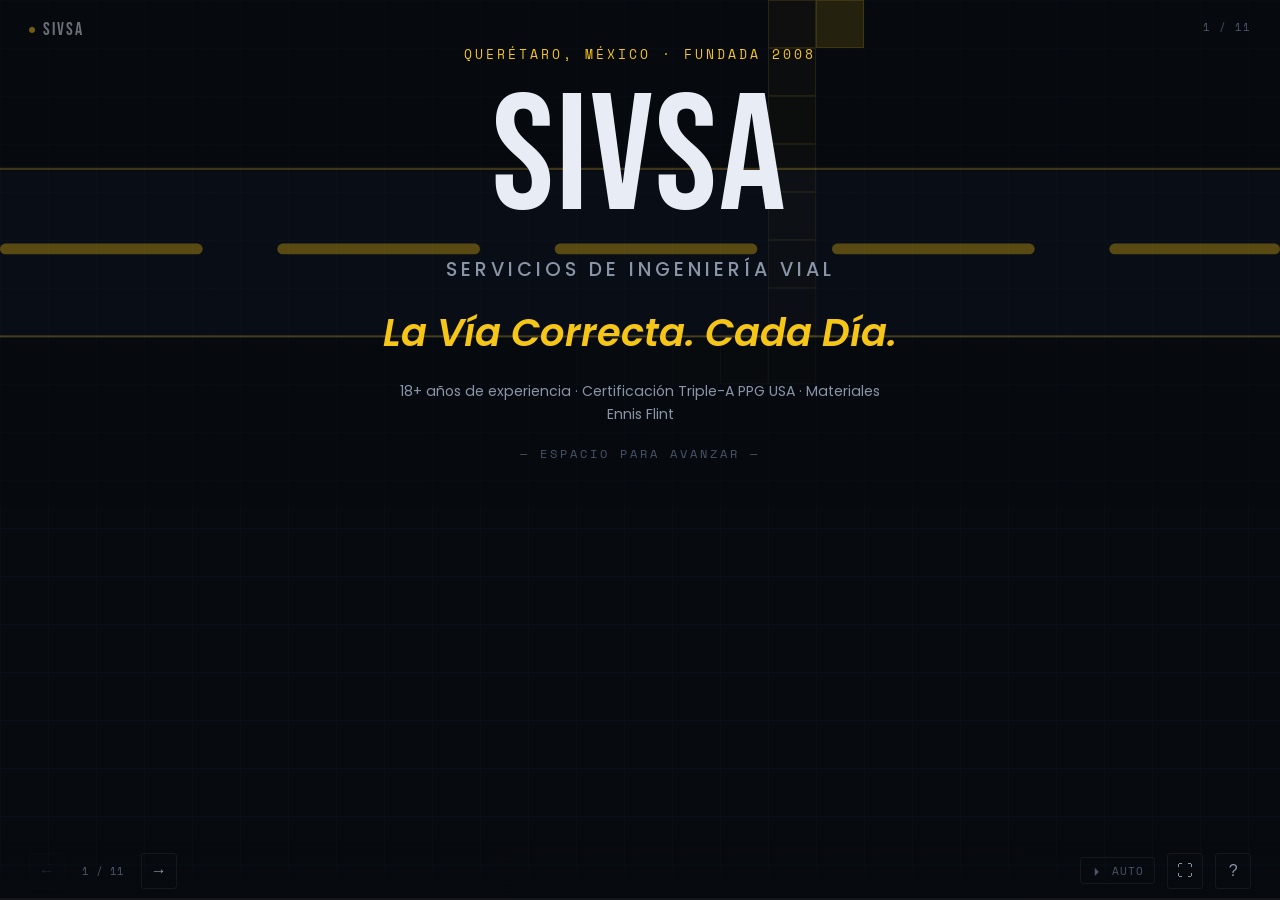
<file: Presentacion/index.html>
<!DOCTYPE html>
<html lang="es">
<head>
<meta charset="UTF-8">
<meta name="viewport" content="width=device-width, initial-scale=1.0">
<title>SIVSA — Presentación Comercial</title>
<link rel="preconnect" href="https://fonts.googleapis.com">
<link rel="preconnect" href="https://fonts.gstatic.com" crossorigin>
<link href="https://fonts.googleapis.com/css2?family=Bebas+Neue&family=Poppins:ital,wght@0,300;0,400;0,500;0,600;0,700;0,800;1,400;1,600&family=Space+Mono:wght@400&display=swap" rel="stylesheet">
<style>
:root{
  --bg:#070A0F;--bg2:#0C1018;--bgc:#0F1520;--bge:#18202C;
  --a:#F5C518;--ad:rgba(245,197,24,.1);--ag:rgba(245,197,24,.22);--ab:rgba(245,197,24,.28);
  --b:#3D8EF0;--bd:rgba(61,142,240,.07);--bb:rgba(61,142,240,.14);
  --t1:#E8EDF5;--t2:#8A95A8;--t3:#4A5568;--bc:rgba(255,255,255,.06);--gl:rgba(61,142,240,.04);
  --fh:'Poppins',system-ui,sans-serif;--fm:'Space Mono',monospace;
  --ts:.52s cubic-bezier(.4,0,.2,1);
}
*,*::before,*::after{box-sizing:border-box;margin:0;padding:0}
html,body{width:100%;height:100%;overflow:hidden;background:var(--bg);color:var(--t1);font-family:var(--fh)}
#grid-cv{position:fixed;inset:0;pointer-events:none;z-index:0}
.bg-grid{position:fixed;inset:0;pointer-events:none;z-index:0;
  background-image:linear-gradient(var(--gl) 1px,transparent 1px),linear-gradient(90deg,var(--gl) 1px,transparent 1px);
  background-size:48px 48px}

/* SLIDES */
#deck{position:fixed;inset:0;z-index:1}
.slide{position:absolute;inset:0;display:flex;align-items:center;justify-content:center;
  padding:5vh 6vw;opacity:0;pointer-events:none;transform:translateX(6%);
  transition:opacity var(--ts),transform var(--ts)}
.slide.active{opacity:1;pointer-events:all;transform:translateX(0)}
.slide.out-left{opacity:0;transform:translateX(-6%)}
.slide.out-right{opacity:0;transform:translateX(6%)}

/* STAGGER */
.rv{opacity:0;transform:translateY(12px);transition:opacity .5s ease,transform .5s ease}
.slide.active .rv:nth-child(1){opacity:1;transform:none;transition-delay:.08s}
.slide.active .rv:nth-child(2){opacity:1;transform:none;transition-delay:.18s}
.slide.active .rv:nth-child(3){opacity:1;transform:none;transition-delay:.28s}
.slide.active .rv:nth-child(4){opacity:1;transform:none;transition-delay:.38s}
.slide.active .rv:nth-child(5){opacity:1;transform:none;transition-delay:.48s}
.slide.active .rv:nth-child(6){opacity:1;transform:none;transition-delay:.58s}
.slide.active .rv:nth-child(7){opacity:1;transform:none;transition-delay:.65s}
.slide.active .rv.d0{opacity:1;transform:none;transition-delay:.1s}
.slide.active .rv.d1{opacity:1;transform:none;transition-delay:.2s}
.slide.active .rv.d2{opacity:1;transform:none;transition-delay:.3s}
.slide.active .rv.d3{opacity:1;transform:none;transition-delay:.4s}
.slide.active .rv.d4{opacity:1;transform:none;transition-delay:.5s}
.slide.active .rv.d5{opacity:1;transform:none;transition-delay:.6s}

/* TYPE SCALE */
.eyebrow{font-family:var(--fm);font-size:clamp(.6rem,1vw,.8rem);letter-spacing:3px;text-transform:uppercase;color:var(--a)}
.h-mega{font-family:'Bebas Neue',sans-serif;font-size:clamp(5rem,13vw,14rem);line-height:.92;letter-spacing:2px}
.h-big{font-family:var(--fh);font-size:clamp(2.2rem,4.5vw,5rem);font-weight:800;line-height:1.05;letter-spacing:-.5px}
.h-med{font-family:var(--fh);font-size:clamp(1.5rem,2.8vw,2.8rem);font-weight:700;line-height:1.1}
.body-l{font-size:clamp(.85rem,1.4vw,1.15rem);color:var(--t2);line-height:1.72}
.body-m{font-size:clamp(.75rem,1.1vw,.95rem);color:var(--t2);line-height:1.65}
.accent{color:var(--a)}
.dim{color:var(--t3)}

/* LAYOUTS */
.two-col{display:grid;grid-template-columns:1fr 1fr;gap:4vw;width:100%;align-items:start}
.col-left{display:flex;flex-direction:column;gap:2vh}
.col-right{display:flex;flex-direction:column;gap:1.2vh}

/* STATS */
.stats-grid{display:grid;grid-template-columns:repeat(4,1fr);gap:2vw;width:100%}
.stat-block{background:var(--bgc);border:1px solid var(--bc);border-radius:6px;
  padding:3vh 1.5vw;text-align:center;position:relative;overflow:hidden}
.stat-block::before{content:'';position:absolute;top:0;left:0;right:0;height:2px;
  background:linear-gradient(90deg,var(--a),transparent);opacity:.7}
.stat-block.hi{background:linear-gradient(135deg,rgba(245,197,24,.08),transparent)}
.stat-num-big{font-family:'Bebas Neue',sans-serif;font-size:clamp(3.5rem,7vw,7rem);
  color:var(--a);line-height:1;display:block}
.stat-lbl{font-size:clamp(.65rem,1.1vw,.9rem);color:var(--t2);line-height:1.3;margin-top:.3rem}

/* CERT */
.cert-center{display:flex;flex-direction:column;align-items:center;text-align:center;gap:2.5vh;width:100%}
.cert-badge-big{width:min(17vw,172px);height:min(17vw,172px);border-radius:50%;
  background:var(--ad);border:2px solid var(--ab);display:flex;align-items:center;justify-content:center;
  animation:pulse 3s ease-in-out infinite}
@keyframes pulse{0%,100%{box-shadow:0 0 0 0 var(--ag)}50%{box-shadow:0 0 0 22px transparent}}
.cert-badge-big svg{width:70%;height:70%}
.cert-kpis{display:flex;gap:2vw;flex-wrap:wrap;justify-content:center}
.cert-kpi{background:var(--bgc);border-radius:4px;padding:1.2vh 2vw;text-align:center}
.cert-kpi-lbl{font-family:var(--fm);font-size:.7rem;color:var(--t3);letter-spacing:2px;margin-bottom:.3rem}
.cert-kpi-val{font-weight:700;font-size:.9rem}

/* SOLUTIONS */
.sol-grid-pres{display:grid;grid-template-columns:repeat(3,1fr);gap:1.5vw;width:100%}
.sol-tile{background:var(--bgc);border:1px solid var(--bc);border-radius:6px;
  padding:2.5vh 1.5vw;display:flex;flex-direction:column;gap:.8vh;
  transition:border-color .2s,transform .2s}
.sol-tile:hover{border-color:var(--bb);transform:translateY(-3px)}
.sol-img{height:clamp(60px,8vh,90px);border-radius:4px;overflow:hidden;margin-bottom:.5vh}
.sol-img svg{width:100%;height:100%}
.sol-cat-lbl{font-family:var(--fm);font-size:.65rem;letter-spacing:1.5px;text-transform:uppercase;color:var(--t3)}
.sol-tile h3{font-size:clamp(.8rem,1.3vw,1.05rem);font-weight:700;line-height:1.25}
.sol-tile p{font-size:clamp(.68rem,.95vw,.82rem);color:var(--t2);line-height:1.5}

/* MATERIALS */
.mat-list{display:flex;flex-direction:column;gap:1.5vh;width:100%}
.mat-row{background:var(--bgc);border:1px solid var(--bc);border-radius:4px;
  padding:1.8vh 1.5vw;display:grid;grid-template-columns:2fr .8fr 1.4fr;
  align-items:center;gap:1.5vw;transition:border-color .2s}
.mat-row:hover{border-color:var(--bb)}
.mat-name{font-size:clamp(.8rem,1.3vw,1rem);font-weight:700}
.mat-sub{font-size:clamp(.6rem,.9vw,.75rem);color:var(--t3);margin-top:.2rem}
.mat-years{font-family:var(--fm);font-size:clamp(.65rem,1vw,.8rem);color:var(--a);text-align:center}
.mat-bar-wrap{height:6px;background:rgba(255,255,255,.07);border-radius:3px;overflow:hidden}
.mat-bar{height:100%;border-radius:3px;background:var(--a);width:0;transition:width 1.2s cubic-bezier(.4,0,.2,1)}
.slide.active .mat-bar{width:var(--w)}

/* PROJECTS */
.proj-grid{display:grid;grid-template-columns:repeat(3,1fr);gap:1.2vw;width:100%}
.proj-card{background:var(--bgc);border:1px solid var(--bc);border-radius:6px;
  overflow:hidden;transition:border-color .2s,transform .2s}
.proj-card:hover{border-color:var(--bb);transform:translateY(-2px)}
.proj-card.star{border-color:var(--ab)}
.proj-img{height:clamp(70px,9vh,100px);overflow:hidden;position:relative}
.proj-img svg{width:100%;height:100%}
.proj-body{padding:1.5vh 1.2vw}
.proj-year{font-family:var(--fm);font-size:clamp(.55rem,.85vw,.72rem);color:var(--a);margin-bottom:.3rem}
.proj-name{font-size:clamp(.78rem,1.2vw,1rem);font-weight:700;margin-bottom:.2rem;line-height:1.3}
.proj-loc{font-size:clamp(.62rem,.9vw,.78rem);color:var(--t3);margin-bottom:.5rem}
.proj-metric{font-family:'Bebas Neue',sans-serif;font-size:clamp(1.1rem,2vw,1.7rem);color:var(--a)}

/* CASE STUDY */
.case-layout{display:grid;grid-template-columns:1fr 1.2fr;gap:4vw;width:100%;align-items:center}
.case-visual{border-radius:6px;overflow:hidden;aspect-ratio:16/9;background:var(--bgc);border:1px solid var(--bc)}
.case-visual svg{width:100%;height:100%}
.case-kpis{display:flex;flex-direction:column;gap:1.4vh}
.kpi-row{display:flex;align-items:center;gap:1.2vw;padding:1.5vh 1.2vw;
  background:var(--bgc);border:1px solid var(--bc);border-radius:4px}
.kpi-val{font-family:'Bebas Neue',sans-serif;font-size:clamp(1.8rem,3.5vw,3.5rem);color:var(--a);flex-shrink:0;min-width:4rem}
.kpi-lbl{font-size:clamp(.68rem,1vw,.88rem);color:var(--t2);line-height:1.4}

/* PILLARS */
.pillars{display:grid;grid-template-columns:repeat(3,1fr);gap:2vw;width:100%}
.pillar{background:var(--bgc);border:1px solid var(--bc);border-radius:6px;
  padding:3.5vh 2vw;text-align:center;display:flex;flex-direction:column;align-items:center;gap:1.5vh;
  transition:border-color .2s}
.pillar:hover{border-color:var(--bb)}
.pillar-icon{width:clamp(48px,6vw,70px);height:clamp(48px,6vw,70px);border-radius:50%;
  border:1px solid var(--bb);background:var(--bge);display:flex;align-items:center;justify-content:center;color:var(--a)}
.pillar-icon svg{width:50%;height:50%}
.pillar h3{font-size:clamp(.85rem,1.5vw,1.2rem);font-weight:700}
.pillar p{font-size:clamp(.68rem,1vw,.88rem);color:var(--t2);line-height:1.6}

/* PROCESS */
.process-grid{display:grid;grid-template-columns:repeat(4,1fr);gap:1.5vw;width:100%}
.proc-step{background:var(--bgc);border:1px solid var(--bc);border-radius:6px;
  padding:2.5vh 1.2vw;display:flex;flex-direction:column;gap:1.2vh;position:relative;overflow:hidden}
.proc-step::before{content:'';position:absolute;top:0;left:0;right:0;height:2px;
  background:linear-gradient(90deg,var(--b),transparent);opacity:.5}
.proc-num{font-family:'Bebas Neue',sans-serif;font-size:3rem;color:var(--b);opacity:.18;line-height:1}
.proc-title{font-size:clamp(.82rem,1.3vw,1rem);font-weight:700}
.proc-desc{font-size:clamp(.65rem,.95vw,.82rem);color:var(--t2);line-height:1.6}
.norms-row{display:flex;gap:1vw;flex-wrap:wrap}
.norm-tag{font-family:var(--fm);font-size:.7rem;color:var(--b);background:var(--bd);
  border:1px solid var(--bb);border-radius:3px;padding:.25rem .6rem}

/* CTA */
.cta-layout{display:flex;flex-direction:column;align-items:center;text-align:center;gap:2.5vh}
.cta-wa{display:inline-flex;align-items:center;gap:.8rem;padding:1.2vh 3vw;
  background:#25D366;border-radius:4px;font-size:clamp(.88rem,1.5vw,1.2rem);
  font-weight:700;color:#fff;transition:background .2s,transform .2s;text-decoration:none}
.cta-wa:hover{background:#1ebe5c;transform:translateY(-2px)}
.cta-wa svg{width:clamp(18px,2.2vw,26px);height:clamp(18px,2.2vw,26px);flex-shrink:0}
.cta-contacts{display:flex;gap:3vw;flex-wrap:wrap;justify-content:center}
.cta-contact{font-size:clamp(.72rem,1.1vw,.92rem);color:var(--t2)}
.cta-contact strong{color:var(--t1)}

/* COVER */
.s-cover{flex-direction:column;text-align:center;gap:1.5rem;position:relative}
.cover-road{position:absolute;inset:0;z-index:0;opacity:.38}
.cover-road svg{width:100%;height:100%;object-fit:cover}
.cover-content{position:relative;z-index:1;display:flex;flex-direction:column;align-items:center;gap:1.2rem}
.cover-hint{font-family:var(--fm);font-size:clamp(.58rem,.9vw,.75rem);letter-spacing:3px;
  text-transform:uppercase;color:var(--t3);animation:blink 2s ease-in-out infinite}
@keyframes blink{0%,100%{opacity:.3}50%{opacity:.9}}

/* UI CHROME */
.slide-logo{position:fixed;top:1.2rem;left:1.8rem;z-index:50;display:flex;align-items:center;gap:7px;opacity:.45}
.slide-logo-dot{color:var(--a);font-size:8px}
.slide-logo-word{font-family:'Bebas Neue',sans-serif;font-size:18px;letter-spacing:2px}
.slide-num{position:fixed;top:1.2rem;right:1.8rem;z-index:50;font-family:var(--fm);font-size:11px;color:var(--t3);letter-spacing:1px}
#controls{position:fixed;bottom:0;left:0;right:0;z-index:100;
  display:flex;align-items:center;justify-content:space-between;padding:.7rem 1.8rem;
  background:linear-gradient(to top,rgba(7,10,15,.95),transparent);
  opacity:0;transition:opacity .3s}
#controls.vis{opacity:1}
.ctrl-nav{display:flex;align-items:center;gap:.75rem}
.ctrl-btn{background:none;border:1px solid var(--bc);border-radius:3px;width:36px;height:36px;
  display:flex;align-items:center;justify-content:center;color:var(--t2);font-size:16px;cursor:pointer;transition:all .2s}
.ctrl-btn:hover{border-color:var(--bb);color:var(--t1)}
.ctrl-btn:disabled{opacity:.2;cursor:default}
.slide-ctr{font-family:var(--fm);font-size:11px;color:var(--t3);min-width:52px;text-align:center}
.ctrl-right{display:flex;align-items:center;gap:.75rem}
.auto-btn{font-size:11px;font-family:var(--fm);letter-spacing:1px;color:var(--t3);
  padding:.28rem .65rem;border:1px solid var(--bc);border-radius:3px;cursor:pointer;background:none;transition:all .2s}
.auto-btn.on{color:var(--a);border-color:var(--ab)}
#progress{position:fixed;bottom:0;left:0;right:0;z-index:101;height:2px;background:rgba(255,255,255,.05)}
#pfill{height:100%;background:var(--a);transition:width var(--ts)}
.auto-ring{position:fixed;bottom:2.2rem;left:50%;transform:translateX(-50%);z-index:102;display:none}
.auto-ring.show{display:block}
.toast{position:fixed;top:50%;left:50%;transform:translate(-50%,-50%);z-index:200;
  background:rgba(15,21,32,.96);border:1px solid var(--bc);border-radius:6px;padding:1.8rem 2.2rem;
  text-align:center;opacity:0;pointer-events:none;transition:opacity .3s}
.toast.show{opacity:1}
.toast h3{font-size:.95rem;font-weight:700;margin-bottom:.9rem;color:var(--a)}
.toast-keys{display:flex;flex-direction:column;gap:.45rem;font-size:.82rem;color:var(--t2)}
.toast-key{display:flex;gap:1rem;align-items:center}
.toast-key kbd{background:var(--bge);border:1px solid var(--bb);border-radius:3px;
  padding:.12rem .4rem;font-family:var(--fm);font-size:.72rem;color:var(--t1)}

/* PHOTO PLACEHOLDER */
.photo-ph{background:var(--bge);border:1px dashed var(--bc);border-radius:4px;
  display:flex;align-items:center;justify-content:center;flex-direction:column;gap:.4rem;
  font-family:var(--fm);font-size:.62rem;color:var(--t3);letter-spacing:1px;text-align:center;padding:.5rem}
.photo-ph svg{opacity:.3}
</style>
</head>
<body>

<canvas id="grid-cv"></canvas>
<div class="bg-grid"></div>

<div class="slide-logo" aria-hidden="true">
  <span class="slide-logo-dot">●</span>
  <span class="slide-logo-word">SIVSA</span>
</div>
<div class="slide-num" id="snum">1 / 11</div>

<div id="deck">

<!-- ══ 0 · PORTADA ══════════════════════════════════════════════════ -->
<div class="slide s-cover" id="s0">
  <div class="cover-road">
    <svg viewBox="0 0 1200 675" xmlns="http://www.w3.org/2000/svg" preserveAspectRatio="xMidYMid slice">
      <rect width="1200" height="675" fill="#070a0f"/>
      <rect x="0" y="260" width="1200" height="155" fill="#0e1420"/>
      <line x1="0" y1="258" x2="1200" y2="258" stroke="#F5C518" stroke-width="2" opacity=".55"/>
      <line x1="0" y1="415" x2="1200" y2="415" stroke="#F5C518" stroke-width="2" opacity=".55"/>
      <rect x="0"   y="328" width="190" height="10" rx="5" fill="#F5C518" opacity=".9"/>
      <rect x="260" y="328" width="190" height="10" rx="5" fill="#F5C518" opacity=".9"/>
      <rect x="520" y="328" width="190" height="10" rx="5" fill="#F5C518" opacity=".9"/>
      <rect x="780" y="328" width="190" height="10" rx="5" fill="#F5C518" opacity=".9"/>
      <rect x="1040" y="328" width="160" height="10" rx="5" fill="#F5C518" opacity=".9"/>
      <line x1="0" y1="258" x2="1200" y2="258" stroke="#E8EDF5" stroke-width="1" opacity=".2"/>
      <line x1="0" y1="415" x2="1200" y2="415" stroke="#E8EDF5" stroke-width="1" opacity=".2"/>
      <line x1="200"  y1="0" x2="200"  y2="675" stroke="#3D8EF0" stroke-width="1" opacity=".04"/>
      <line x1="400"  y1="0" x2="400"  y2="675" stroke="#3D8EF0" stroke-width="1" opacity=".04"/>
      <line x1="600"  y1="0" x2="600"  y2="675" stroke="#3D8EF0" stroke-width="1" opacity=".04"/>
      <line x1="800"  y1="0" x2="800"  y2="675" stroke="#3D8EF0" stroke-width="1" opacity=".04"/>
      <line x1="1000" y1="0" x2="1000" y2="675" stroke="#3D8EF0" stroke-width="1" opacity=".04"/>
    </svg>
  </div>
  <div class="cover-content">
    <p class="eyebrow rv">Querétaro, México · Fundada 2008</p>
    <div class="h-mega rv">SIVSA</div>
    <p class="rv" style="font-size:clamp(.85rem,1.6vw,1.2rem);color:var(--t2);letter-spacing:4px;font-weight:500">SERVICIOS DE INGENIERÍA VIAL</p>
    <p class="rv" style="font-family:var(--fh);font-size:clamp(1.4rem,3vw,2.6rem);font-weight:600;font-style:italic;color:var(--a)">La Vía Correcta. Cada Día.</p>
    <p class="body-m rv" style="max-width:40vw">18+ años de experiencia · Certificación Triple-A PPG USA · Materiales Ennis Flint</p>
    <p class="cover-hint rv">— ESPACIO PARA AVANZAR —</p>
  </div>
</div>

<!-- ══ 1 · QUIÉNES SOMOS ════════════════════════════════════════════ -->
<div class="slide" id="s1">
  <div class="two-col">
    <div class="col-left">
      <p class="eyebrow rv">Nosotros</p>
      <h2 class="h-big rv">Quiénes<br><em class="accent">somos</em></h2>
      <p class="body-l rv">Empresa especializada en señalización horizontal y vertical con presencia en toda la República Mexicana. Fundada en Querétaro con la misión de ofrecer los materiales más duraderos del mercado, instalados con los más altos estándares de la industria.</p>
      <p class="body-l rv">Fundadores de la filial <strong style="color:var(--t1)">TECSA</strong>, soporte técnico nacional para la marca <strong style="color:var(--t1)">Ennis Flint</strong> en México — el mayor fabricante de materiales de señalización vial del mundo.</p>
      <!-- Foto de equipo / instalación — reemplazar con imagen real -->
      <div class="rv photo-ph" style="height:clamp(80px,11vh,120px)">
        <svg width="28" height="28" viewBox="0 0 24 24" fill="none" stroke="currentColor" stroke-width="1.2"><rect x="3" y="3" width="18" height="14" rx="2"/><circle cx="12" cy="10" r="3"/><path d="M3 21h18"/></svg>
        FOTO: EQUIPO EN OBRA / PROYECTO
      </div>
    </div>
    <div class="col-right">
      <p class="eyebrow rv" style="margin-bottom:.4rem">Línea de tiempo</p>
      <div class="rv d0" style="display:flex;flex-direction:column;gap:.7vh">
        <div style="display:flex;gap:1vw;align-items:flex-start;padding:.8vh 1vw;background:var(--bgc);border:1px solid var(--bc);border-radius:4px">
          <span style="font-family:var(--fm);font-size:.68rem;color:var(--a);flex-shrink:0;margin-top:.12rem;min-width:2.6rem">2008</span>
          <span style="font-size:.8rem;color:var(--t2);line-height:1.4">Fundación de SIVSA en Querétaro</span>
        </div>
        <div style="display:flex;gap:1vw;align-items:flex-start;padding:.8vh 1vw;background:var(--bgc);border:1px solid var(--bc);border-radius:4px">
          <span style="font-family:var(--fm);font-size:.68rem;color:var(--a);flex-shrink:0;margin-top:.12rem;min-width:2.6rem">2012</span>
          <span style="font-size:.8rem;color:var(--t2);line-height:1.4">Creación de filial TECSA · Ennis Flint México</span>
        </div>
        <div style="display:flex;gap:1vw;align-items:flex-start;padding:.8vh 1vw;background:var(--bgc);border:1px solid var(--bc);border-radius:4px">
          <span style="font-family:var(--fm);font-size:.68rem;color:var(--a);flex-shrink:0;margin-top:.12rem;min-width:2.6rem">2017</span>
          <span style="font-size:.8rem;color:var(--t2);line-height:1.4">Autopista Durango–Mazatlán · CAPUFE</span>
        </div>
        <div style="display:flex;gap:1vw;align-items:flex-start;padding:.8vh 1vw;background:var(--bgc);border:1px solid var(--bc);border-radius:4px">
          <span style="font-family:var(--fm);font-size:.68rem;color:var(--a);flex-shrink:0;margin-top:.12rem;min-width:2.6rem">2019</span>
          <span style="font-size:.8rem;color:var(--t2);line-height:1.4">Ciclovías CDMX &amp; Querétaro · Secretaría de Movilidad</span>
        </div>
        <div style="display:flex;gap:1vw;align-items:flex-start;padding:.8vh 1vw;background:var(--bgc);border:1px solid var(--bc);border-radius:4px">
          <span style="font-family:var(--fm);font-size:.68rem;color:var(--a);flex-shrink:0;margin-top:.12rem;min-width:2.6rem">2022</span>
          <span style="font-size:.8rem;color:var(--t2);line-height:1.4">Amazon Tlajomulco — 38,000 m² señalización integral</span>
        </div>
        <div style="display:flex;gap:1vw;align-items:flex-start;padding:.8vh 1vw;background:var(--bgc);border:1px solid var(--bc);border-radius:4px">
          <span style="font-family:var(--fm);font-size:.68rem;color:var(--a);flex-shrink:0;margin-top:.12rem;min-width:2.6rem">2023</span>
          <span style="font-size:.8rem;color:var(--t2);line-height:1.4">Ciclovía Puente Santa Bárbara, Querétaro — 1,200 ml</span>
        </div>
        <div style="display:flex;gap:1vw;align-items:flex-start;padding:.8vh 1vw;background:var(--bgc);border:1px solid var(--ab);border-radius:4px">
          <span style="font-family:var(--fm);font-size:.68rem;color:var(--a);flex-shrink:0;margin-top:.12rem;min-width:2.6rem">2024</span>
          <span style="font-size:.8rem;line-height:1.4">Certificación <strong style="color:var(--a)">Triple-A PPG USA</strong> · Primera empresa en México</span>
        </div>
      </div>
    </div>
  </div>
</div>

<!-- ══ 2 · NÚMEROS ══════════════════════════════════════════════════ -->
<div class="slide" id="s2">
  <div style="display:flex;flex-direction:column;gap:4vh;width:100%;align-items:center">
    <div style="text-align:center">
      <p class="eyebrow rv">Trayectoria comprobada</p>
      <h2 class="h-big rv">Números que <em class="accent">hablan</em></h2>
    </div>
    <div class="stats-grid rv">
      <div class="stat-block">
        <span class="stat-num-big" data-target="18" data-suffix="+">0+</span>
        <span class="stat-lbl">Años de experiencia continua en señalización vial</span>
      </div>
      <div class="stat-block hi">
        <span class="stat-num-big" data-target="30" data-suffix="+">0+</span>
        <span class="stat-lbl">Proyectos documentados en toda la República</span>
      </div>
      <div class="stat-block">
        <span class="stat-num-big" data-target="15" data-suffix="+">0+</span>
        <span class="stat-lbl">Estados de la República Mexicana atendidos</span>
      </div>
      <div class="stat-block hi">
        <span class="stat-num-big" data-target="1" data-suffix="ª">—</span>
        <span class="stat-lbl">Única certificación Triple-A PPG USA en México</span>
      </div>
    </div>
  </div>
</div>

<!-- ══ 3 · CERTIFICACIÓN ════════════════════════════════════════════ -->
<div class="slide" id="s3">
  <div class="cert-center">
    <p class="eyebrow rv">PPG Industries USA · 2024</p>
    <div class="cert-badge-big rv">
      <svg viewBox="0 0 100 100" fill="none">
        <polygon points="50,6 62,34 92,34 69,52 78,80 50,63 22,80 31,52 8,34 38,34" stroke="#F5C518" stroke-width="2" fill="rgba(245,197,24,.06)"/>
        <text x="50" y="44" text-anchor="middle" font-size="11" fill="#F5C518" font-family="Poppins,sans-serif" font-weight="700" letter-spacing="1">TRIPLE</text>
        <text x="50" y="63" text-anchor="middle" font-size="23" fill="#F5C518" font-family="Poppins,sans-serif" font-weight="800">A</text>
      </svg>
    </div>
    <h2 class="h-big rv accent">Primera y única empresa<br>certificada en México</h2>
    <p class="body-l rv" style="max-width:48vw">PPG Industries USA nos otorgó en 2024 la Certificación Triple-A para la instalación de termoplásticos preformados — el estándar más exigente de la industria. <strong style="color:var(--t1)">Ninguna otra empresa en México posee esta certificación.</strong></p>
    <div class="cert-kpis rv">
      <div class="cert-kpi" style="border:1px solid var(--ab)">
        <div class="cert-kpi-lbl">OTORGADO POR</div>
        <div class="cert-kpi-val">PPG Industries USA</div>
      </div>
      <div class="cert-kpi" style="border:1px solid var(--bc)">
        <div class="cert-kpi-lbl">ESPECIALIDAD</div>
        <div class="cert-kpi-val">Termoplásticos Preformados</div>
      </div>
      <div class="cert-kpi" style="border:1px solid var(--bc)">
        <div class="cert-kpi-lbl">ESTATUS</div>
        <div class="cert-kpi-val" style="color:var(--a)">● Vigente 2024</div>
      </div>
    </div>
  </div>
</div>

<!-- ══ 4 · SOLUCIONES ═══════════════════════════════════════════════ -->
<div class="slide" id="s4">
  <div style="display:flex;flex-direction:column;gap:2.5vh;width:100%">
    <div>
      <p class="eyebrow rv">Aplicaciones</p>
      <h2 class="h-big rv">Nuestras <em class="accent">soluciones</em></h2>
    </div>
    <div class="sol-grid-pres">

      <div class="sol-tile rv d0">
        <div class="sol-img">
          <svg viewBox="0 0 320 80" xmlns="http://www.w3.org/2000/svg">
            <rect width="320" height="80" fill="#0a0d14"/>
            <rect x="0" y="28" width="320" height="24" fill="#111620"/>
            <rect x="0" y="27" width="320" height="2" fill="#F5C518" opacity=".6"/>
            <rect x="0" y="51" width="320" height="2" fill="#F5C518" opacity=".6"/>
            <rect x="4"   y="38" width="55" height="4" rx="2" fill="#F5C518" opacity=".9"/>
            <rect x="72"  y="38" width="55" height="4" rx="2" fill="#F5C518" opacity=".9"/>
            <rect x="140" y="38" width="55" height="4" rx="2" fill="#F5C518" opacity=".9"/>
            <rect x="208" y="38" width="55" height="4" rx="2" fill="#F5C518" opacity=".9"/>
            <rect x="276" y="38" width="40" height="4" rx="2" fill="#F5C518" opacity=".9"/>
          </svg>
        </div>
        <div class="sol-cat-lbl">Señalización Horizontal</div>
        <h3>Vialidades y Autopistas</h3>
        <p>Carreteras federales, estatales y urbanas. Guiones, líneas de orilla y marcas de intersección.</p>
      </div>

      <div class="sol-tile rv d1">
        <div class="sol-img">
          <svg viewBox="0 0 320 80" xmlns="http://www.w3.org/2000/svg">
            <rect width="320" height="80" fill="#0a0d14"/>
            <rect x="40" y="0" width="60" height="80" fill="rgba(37,211,102,.07)"/>
            <rect x="40" y="0" width="2" height="80" fill="#25D366" opacity=".5"/>
            <rect x="98" y="0" width="2" height="80" fill="#25D366" opacity=".5"/>
            <circle cx="69" cy="22" r="8" fill="none" stroke="#25D366" stroke-width="2" opacity=".8"/>
            <line x1="69" y1="30" x2="69" y2="46" stroke="#25D366" stroke-width="2.5" stroke-linecap="round" opacity=".8"/>
            <line x1="57" y1="40" x2="81" y2="36" stroke="#25D366" stroke-width="2" stroke-linecap="round" opacity=".8"/>
            <line x1="63" y1="46" x2="58" y2="60" stroke="#25D366" stroke-width="2" stroke-linecap="round" opacity=".8"/>
            <line x1="75" y1="46" x2="80" y2="60" stroke="#25D366" stroke-width="2" stroke-linecap="round" opacity=".8"/>
            <rect x="160" y="37" width="40" height="4" rx="2" fill="#F5C518" opacity=".7"/>
            <rect x="214" y="37" width="40" height="4" rx="2" fill="#F5C518" opacity=".7"/>
            <rect x="268" y="37" width="40" height="4" rx="2" fill="#F5C518" opacity=".7"/>
          </svg>
        </div>
        <div class="sol-cat-lbl">Movilidad activa</div>
        <h3>Ciclovías y Peatonal</h3>
        <p>Carriles bici, paso seguro escolar y demarcaciones de movilidad activa con materiales preformados.</p>
      </div>

      <div class="sol-tile rv d2">
        <div class="sol-img">
          <svg viewBox="0 0 320 80" xmlns="http://www.w3.org/2000/svg">
            <rect width="320" height="80" fill="#0a0d14"/>
            <rect x="0" y="30" width="320" height="20" fill="#111620"/>
            <rect x="4"   y="38" width="60" height="4" rx="2" fill="#F5C518" opacity=".9"/>
            <rect x="76"  y="38" width="60" height="4" rx="2" fill="#F5C518" opacity=".9"/>
            <rect x="148" y="38" width="60" height="4" rx="2" fill="#F5C518" opacity=".9"/>
            <rect x="220" y="38" width="60" height="4" rx="2" fill="#F5C518" opacity=".9"/>
            <rect x="290" y="38" width="28" height="4" rx="2" fill="#F5C518" opacity=".9"/>
            <rect x="100" y="12" width="50" height="18" rx="2" fill="rgba(245,197,24,.12)" stroke="#F5C518" stroke-width="1" opacity=".7"/>
            <text x="125" y="24" text-anchor="middle" font-size="8" fill="#F5C518" opacity=".9" font-family="Poppins,sans-serif" font-weight="700">A4</text>
          </svg>
        </div>
        <div class="sol-cat-lbl">Infraestructura aeroportuaria</div>
        <h3>Aeropuertos y Pistas</h3>
        <p>Señalización ICAO para calles de rodaje, pistas y plataformas conforme AFAC.</p>
      </div>

      <div class="sol-tile rv d3">
        <div class="sol-img">
          <svg viewBox="0 0 320 80" xmlns="http://www.w3.org/2000/svg">
            <rect width="320" height="80" fill="#0a0d14"/>
            <rect x="0" y="0" width="60" height="80" fill="rgba(245,197,24,.05)"/>
            <rect x="0" y="0" width="3" height="80" fill="#F5C518" opacity=".65"/>
            <rect x="57" y="0" width="3" height="80" fill="#F5C518" opacity=".65"/>
            <rect x="3"  y="4"  width="54" height="20" fill="#F5C518" opacity=".5"/>
            <rect x="3"  y="44" width="54" height="20" fill="#F5C518" opacity=".5"/>
            <rect x="90" y="0"  width="60" height="80" fill="rgba(37,211,102,.05)" stroke="#25D366" stroke-width="1" stroke-opacity=".3"/>
            <rect x="170" y="0" width="60" height="80" fill="rgba(37,211,102,.05)" stroke="#25D366" stroke-width="1" stroke-opacity=".3"/>
            <rect x="250" y="0" width="60" height="80" fill="rgba(37,211,102,.05)" stroke="#25D366" stroke-width="1" stroke-opacity=".3"/>
          </svg>
        </div>
        <div class="sol-cat-lbl">Planta e industria</div>
        <h3>Señalización Industrial</h3>
        <p>Plantas, almacenes y complejos mineros. Bajo NOM-003-SEGOB con diagnóstico de riesgo incluido.</p>
      </div>

      <div class="sol-tile rv d4">
        <div class="sol-img">
          <svg viewBox="0 0 320 80" xmlns="http://www.w3.org/2000/svg">
            <rect width="320" height="80" fill="#0a0d14"/>
            <rect x="0" y="26" width="320" height="30" fill="#111620"/>
            <rect x="2"  y="30" width="40" height="22" rx="1" fill="#F5C518" opacity=".85"/>
            <rect x="54" y="30" width="40" height="22" rx="1" fill="#F5C518" opacity=".85"/>
            <rect x="106" y="30" width="40" height="22" rx="1" fill="#F5C518" opacity=".85"/>
            <rect x="158" y="30" width="40" height="22" rx="1" fill="#F5C518" opacity=".85"/>
            <rect x="210" y="30" width="40" height="22" rx="1" fill="#F5C518" opacity=".85"/>
            <rect x="262" y="30" width="40" height="22" rx="1" fill="#F5C518" opacity=".85"/>
            <rect x="0"  y="24" width="320" height="3" fill="#F5C518" opacity=".6"/>
            <rect x="0"  y="53" width="320" height="3" fill="#F5C518" opacity=".6"/>
            <text x="240" y="18" font-size="9" fill="#F5C518" opacity=".5" font-family="Poppins,sans-serif" font-weight="700" letter-spacing="1">ZONA ESCOLAR</text>
          </svg>
        </div>
        <div class="sol-cat-lbl">Seguridad escolar</div>
        <h3>Zonas Escolares</h3>
        <p>Paso seguro, reductores pintados y señalamiento de advertencia en entornos de alto valor peatonal.</p>
      </div>

      <div class="sol-tile rv d5">
        <div class="sol-img">
          <svg viewBox="0 0 320 80" xmlns="http://www.w3.org/2000/svg">
            <rect width="320" height="80" fill="#0a0d14"/>
            <rect x="2"  y="4"  width="1.5" height="72" fill="#E8EDF5" opacity=".45"/>
            <rect x="55" y="4"  width="1.5" height="72" fill="#E8EDF5" opacity=".45"/>
            <rect x="108" y="4" width="1.5" height="72" fill="#E8EDF5" opacity=".45"/>
            <rect x="161" y="4" width="1.5" height="72" fill="#E8EDF5" opacity=".45"/>
            <rect x="214" y="4" width="1.5" height="72" fill="#E8EDF5" opacity=".45"/>
            <rect x="267" y="4" width="1.5" height="72" fill="#E8EDF5" opacity=".45"/>
            <rect x="318" y="4" width="1.5" height="72" fill="#E8EDF5" opacity=".45"/>
            <rect x="2" y="4"  width="316" height="1.5" fill="#E8EDF5" opacity=".45"/>
            <rect x="2" y="76" width="316" height="1.5" fill="#E8EDF5" opacity=".45"/>
            <text x="28" y="46" text-anchor="middle" font-size="20" fill="#3D8EF0" opacity=".18" font-family="Poppins,sans-serif" font-weight="700">P</text>
            <text x="81" y="46" text-anchor="middle" font-size="20" fill="#3D8EF0" opacity=".18" font-family="Poppins,sans-serif" font-weight="700">P</text>
            <text x="134" y="46" text-anchor="middle" font-size="20" fill="#3D8EF0" opacity=".18" font-family="Poppins,sans-serif" font-weight="700">P</text>
          </svg>
        </div>
        <div class="sol-cat-lbl">Corporativos y comerciales</div>
        <h3>Estacionamientos</h3>
        <p>Cajones, discapacidad, flechas y numeración en complejos corporativos y centros comerciales.</p>
      </div>

    </div>
  </div>
</div>

<!-- ══ 5 · MATERIALES ════════════════════════════════════════════════ -->
<div class="slide" id="s5">
  <div class="two-col" style="gap:5vw">
    <div class="col-left">
      <p class="eyebrow rv">Tecnología</p>
      <h2 class="h-big rv">Materiales de<br><em class="accent">alta durabilidad</em></h2>
      <p class="body-l rv">Cada material se selecciona según el tipo de vía, tráfico y condiciones climáticas — garantizando el mayor retorno de inversión para su proyecto.</p>
      <div class="rv" style="background:var(--bgc);border:1px solid var(--ab);border-radius:4px;padding:1.5vh 1.2vw">
        <p style="font-size:clamp(.72rem,1.1vw,.88rem);color:var(--t2);line-height:1.6">
          <strong style="color:var(--a)">Triple-A PPG USA:</strong> Somos la única empresa en México certificada para instalación de preformados — su señalización dura <strong style="color:var(--t1)">hasta 3.5× más</strong> que con pintura convencional.
        </p>
      </div>
      <!-- Foto de material close-up / instalación — reemplazar -->
      <div class="rv photo-ph" style="height:clamp(70px,10vh,110px)">
        <svg width="24" height="24" viewBox="0 0 24 24" fill="none" stroke="currentColor" stroke-width="1.2"><rect x="3" y="3" width="18" height="14" rx="2"/><circle cx="12" cy="10" r="3"/></svg>
        FOTO: DETALLE MATERIAL / MICROESFERAS
      </div>
    </div>
    <div class="mat-list rv">
      <div class="mat-row">
        <div><div class="mat-name">Termoplástico Preformado</div><div class="mat-sub">Triple-A PPG · Ennis Flint · Instalación en frío</div></div>
        <div class="mat-years">5–7 años</div>
        <div><div class="mat-bar-wrap"><div class="mat-bar" style="--w:100%"></div></div></div>
      </div>
      <div class="mat-row">
        <div><div class="mat-name">Termoplástico Convencional</div><div class="mat-sub">Aplicación en caliente · Alta resistencia al desgaste</div></div>
        <div class="mat-years">3–5 años</div>
        <div><div class="mat-bar-wrap"><div class="mat-bar" style="--w:65%"></div></div></div>
      </div>
      <div class="mat-row">
        <div><div class="mat-name">Pintura Acrílica de Tránsito</div><div class="mat-sub">Base agua · Aplicación rápida · Bajo costo</div></div>
        <div class="mat-years">1–2 años</div>
        <div><div class="mat-bar-wrap"><div class="mat-bar" style="--w:24%"></div></div></div>
      </div>
      <div class="mat-row">
        <div><div class="mat-name">Señalética Vertical</div><div class="mat-sub">Lámina retroreflectiva Tipo III–IV · Aluminio anodizado</div></div>
        <div class="mat-years">10+ años</div>
        <div><div class="mat-bar-wrap"><div class="mat-bar" style="--w:100%;background:var(--b)"></div></div></div>
      </div>
    </div>
  </div>
</div>

<!-- ══ 6 · PROYECTOS ════════════════════════════════════════════════ -->
<div class="slide" id="s6">
  <div style="display:flex;flex-direction:column;gap:2.5vh;width:100%">
    <div>
      <p class="eyebrow rv">Portafolio</p>
      <h2 class="h-big rv">Proyectos <em class="accent">destacados</em></h2>
    </div>
    <div class="proj-grid">

      <div class="proj-card star rv d0">
        <div class="proj-img">
          <svg viewBox="0 0 300 90" xmlns="http://www.w3.org/2000/svg">
            <rect width="300" height="90" fill="#0a0d14"/>
            <rect x="0" y="32" width="300" height="26" fill="#111620"/>
            <rect x="0" y="30" width="300" height="2" fill="#F5C518" opacity=".5"/>
            <rect x="0" y="58" width="300" height="2" fill="#F5C518" opacity=".5"/>
            <rect x="4"  y="43" width="45" height="5" rx="2" fill="#F5C518" opacity=".9"/>
            <rect x="62" y="43" width="45" height="5" rx="2" fill="#F5C518" opacity=".9"/>
            <rect x="120" y="43" width="45" height="5" rx="2" fill="#F5C518" opacity=".9"/>
            <rect x="178" y="43" width="45" height="5" rx="2" fill="#F5C518" opacity=".9"/>
            <rect x="236" y="43" width="45" height="5" rx="2" fill="#F5C518" opacity=".9"/>
            <text x="4" y="80" font-size="8" fill="rgba(245,197,24,.3)" font-family="Poppins,sans-serif" font-weight="600" letter-spacing="1">MACROPLAZA · MONTERREY · 2024</text>
          </svg>
        </div>
        <div class="proj-body">
          <div class="proj-year">2024</div>
          <div class="proj-name">Revive el Centro · Macroplaza</div>
          <div class="proj-loc">Monterrey, Nuevo León</div>
          <div class="proj-metric">Monterrey 2024</div>
        </div>
      </div>

      <div class="proj-card star rv d1">
        <div class="proj-img">
          <svg viewBox="0 0 300 90" xmlns="http://www.w3.org/2000/svg">
            <rect width="300" height="90" fill="#0a0d14"/>
            <rect x="2"  y="5"  width="48" height="38" rx="1" fill="none" stroke="#E8EDF5" stroke-width="1.2" opacity=".4"/>
            <rect x="58" y="5"  width="48" height="38" rx="1" fill="none" stroke="#E8EDF5" stroke-width="1.2" opacity=".4"/>
            <rect x="114" y="5" width="48" height="38" rx="1" fill="none" stroke="#E8EDF5" stroke-width="1.2" opacity=".4"/>
            <rect x="170" y="5" width="48" height="38" rx="1" fill="none" stroke="#E8EDF5" stroke-width="1.2" opacity=".4"/>
            <rect x="226" y="5" width="48" height="38" rx="1" fill="none" stroke="#E8EDF5" stroke-width="1.2" opacity=".4"/>
            <rect x="2"  y="50" width="48" height="38" rx="1" fill="none" stroke="#E8EDF5" stroke-width="1.2" opacity=".25"/>
            <rect x="58" y="50" width="48" height="38" rx="1" fill="none" stroke="#E8EDF5" stroke-width="1.2" opacity=".25"/>
            <rect x="0"  y="84" width="300" height="8" fill="#111620"/>
            <rect x="4"  y="87" width="38" height="4" rx="2" fill="#F5C518" opacity=".9"/>
            <rect x="52" y="87" width="38" height="4" rx="2" fill="#F5C518" opacity=".9"/>
            <rect x="100" y="87" width="38" height="4" rx="2" fill="#F5C518" opacity=".9"/>
            <text x="150" y="25" text-anchor="middle" font-size="9" fill="rgba(245,197,24,.2)" font-family="Poppins,sans-serif" font-weight="700" letter-spacing="1">38,000 M²</text>
          </svg>
        </div>
        <div class="proj-body">
          <div class="proj-year">2022</div>
          <div class="proj-name">Amazon Tlajomulco</div>
          <div class="proj-loc">Jalisco, México</div>
          <div class="proj-metric">38,000 m²</div>
        </div>
      </div>

      <div class="proj-card rv d2">
        <div class="proj-img">
          <svg viewBox="0 0 300 90" xmlns="http://www.w3.org/2000/svg">
            <rect width="300" height="90" fill="#0a0d14"/>
            <rect x="2"   y="28" width="40" height="34" rx="1" fill="#F5C518" opacity=".8"/>
            <rect x="54"  y="28" width="40" height="34" rx="1" fill="#F5C518" opacity=".8"/>
            <rect x="106" y="28" width="40" height="34" rx="1" fill="#F5C518" opacity=".8"/>
            <rect x="158" y="28" width="40" height="34" rx="1" fill="#F5C518" opacity=".8"/>
            <rect x="210" y="28" width="40" height="34" rx="1" fill="#F5C518" opacity=".8"/>
            <rect x="262" y="28" width="36" height="34" rx="1" fill="#F5C518" opacity=".8"/>
            <rect x="0" y="26" width="300" height="3" fill="#F5C518" opacity=".5"/>
            <rect x="0" y="63" width="300" height="3" fill="#F5C518" opacity=".5"/>
          </svg>
        </div>
        <div class="proj-body">
          <div class="proj-year">2020–2023</div>
          <div class="proj-name">Paso Seguro Zapopan</div>
          <div class="proj-loc">Jalisco, México</div>
          <div class="proj-metric">3 años</div>
        </div>
      </div>

      <div class="proj-card rv d3">
        <div class="proj-img">
          <svg viewBox="0 0 300 90" xmlns="http://www.w3.org/2000/svg">
            <rect width="300" height="90" fill="#0a0d14"/>
            <rect x="50" y="0" width="50" height="90" fill="rgba(37,211,102,.06)"/>
            <rect x="50" y="0" width="2" height="90" fill="#25D366" opacity=".5"/>
            <rect x="98" y="0" width="2" height="90" fill="#25D366" opacity=".5"/>
            <rect x="4"  y="43" width="36" height="4" rx="2" fill="#F5C518" opacity=".7"/>
            <rect x="110" y="43" width="36" height="4" rx="2" fill="#F5C518" opacity=".7"/>
            <rect x="156" y="43" width="36" height="4" rx="2" fill="#F5C518" opacity=".7"/>
            <rect x="202" y="43" width="36" height="4" rx="2" fill="#F5C518" opacity=".7"/>
            <rect x="248" y="43" width="36" height="4" rx="2" fill="#F5C518" opacity=".7"/>
          </svg>
        </div>
        <div class="proj-body">
          <div class="proj-year">2022–2023</div>
          <div class="proj-name">Ciclovía Puente Santa Bárbara</div>
          <div class="proj-loc">Corregidora, Querétaro</div>
          <div class="proj-metric">1,200 ml</div>
        </div>
      </div>

      <div class="proj-card rv d4">
        <div class="proj-img">
          <svg viewBox="0 0 300 90" xmlns="http://www.w3.org/2000/svg">
            <rect width="300" height="90" fill="#0a0d14"/>
            <rect x="30" y="0" width="50" height="90" fill="rgba(37,211,102,.05)"/>
            <rect x="170" y="0" width="50" height="90" fill="rgba(37,211,102,.05)"/>
            <rect x="30" y="0" width="2" height="90" fill="#25D366" opacity=".4"/>
            <rect x="78" y="0" width="2" height="90" fill="#25D366" opacity=".4"/>
            <rect x="170" y="0" width="2" height="90" fill="#25D366" opacity=".4"/>
            <rect x="218" y="0" width="2" height="90" fill="#25D366" opacity=".4"/>
            <rect x="2"  y="43" width="22" height="4" rx="2" fill="#F5C518" opacity=".6"/>
            <rect x="88" y="43" width="74" height="4" rx="2" fill="#F5C518" opacity=".6"/>
            <rect x="228" y="43" width="68" height="4" rx="2" fill="#F5C518" opacity=".6"/>
          </svg>
        </div>
        <div class="proj-body">
          <div class="proj-year">2019–2020</div>
          <div class="proj-name">Ciclovías CDMX &amp; Querétaro</div>
          <div class="proj-loc">Ciudad de México · Querétaro</div>
          <div class="proj-metric">2 ciudades</div>
        </div>
      </div>

      <div class="proj-card rv d5">
        <div class="proj-img">
          <svg viewBox="0 0 300 90" xmlns="http://www.w3.org/2000/svg">
            <rect width="300" height="90" fill="#0a0d14"/>
            <rect x="0" y="36" width="300" height="18" fill="#111620"/>
            <rect x="2"  y="43" width="50" height="4" rx="2" fill="#F5C518" opacity=".9"/>
            <rect x="64" y="43" width="50" height="4" rx="2" fill="#F5C518" opacity=".9"/>
            <rect x="126" y="43" width="50" height="4" rx="2" fill="#F5C518" opacity=".9"/>
            <rect x="188" y="43" width="50" height="4" rx="2" fill="#F5C518" opacity=".9"/>
            <rect x="250" y="43" width="48" height="4" rx="2" fill="#F5C518" opacity=".9"/>
            <rect x="0" y="34" width="300" height="2" fill="#F5C518" opacity=".4"/>
            <rect x="0" y="54" width="300" height="2" fill="#F5C518" opacity=".4"/>
            <text x="150" y="25" text-anchor="middle" font-size="9" fill="rgba(245,197,24,.2)" font-family="Poppins,sans-serif" font-weight="700" letter-spacing="2">AUTOPISTA</text>
          </svg>
        </div>
        <div class="proj-body">
          <div class="proj-year">2017</div>
          <div class="proj-name">Autopista Durango–Mazatlán</div>
          <div class="proj-loc">Durango · Sinaloa</div>
          <div class="proj-metric">CAPUFE</div>
        </div>
      </div>

    </div>
  </div>
</div>

<!-- ══ 7 · CASO AMAZON ══════════════════════════════════════════════ -->
<div class="slide" id="s7">
  <div class="case-layout">
    <div style="display:flex;flex-direction:column;gap:2.5vh">
      <p class="eyebrow rv">Caso de éxito · 2022</p>
      <h2 class="h-big rv"><em class="accent">Amazon</em><br>Tlajomulco</h2>
      <p class="body-l rv">El proyecto de señalización integral más grande de nuestro portafolio. Centro de distribución Amazon en Tlajomulco, Jalisco — uno de los complejos logísticos más grandes de México.</p>
      <!-- Foto aérea del proyecto — reemplazar con foto real del cliente -->
      <div class="rv photo-ph" style="height:clamp(60px,8vh,90px)">
        <svg width="22" height="22" viewBox="0 0 24 24" fill="none" stroke="currentColor" stroke-width="1.2"><rect x="3" y="3" width="18" height="14" rx="2"/><circle cx="12" cy="10" r="3"/></svg>
        FOTO: VISTA AÉREA · AMAZON TLAJOMULCO
      </div>
      <div class="case-kpis rv">
        <div class="kpi-row"><div class="kpi-val">38K</div><div class="kpi-lbl">m² de señalización integral en un solo proyecto</div></div>
        <div class="kpi-row"><div class="kpi-val">3</div><div class="kpi-lbl">Áreas cubiertas: estacionamiento · patios · Protección Civil</div></div>
        <div class="kpi-row"><div class="kpi-val">'22</div><div class="kpi-lbl">Año de instalación — cero mantenimiento hasta 2026</div></div>
      </div>
    </div>
    <div class="rv">
      <div class="case-visual">
        <svg viewBox="0 0 560 315" xmlns="http://www.w3.org/2000/svg">
          <rect width="560" height="315" fill="#0a0d14"/>
          <rect x="2"   y="5"   width="66" height="56" rx="2" fill="none" stroke="#E8EDF5" stroke-width="1.5" opacity=".4"/>
          <rect x="80"  y="5"   width="66" height="56" rx="2" fill="none" stroke="#E8EDF5" stroke-width="1.5" opacity=".4"/>
          <rect x="158" y="5"   width="66" height="56" rx="2" fill="none" stroke="#E8EDF5" stroke-width="1.5" opacity=".4"/>
          <rect x="236" y="5"   width="66" height="56" rx="2" fill="none" stroke="#E8EDF5" stroke-width="1.5" opacity=".4"/>
          <rect x="314" y="5"   width="66" height="56" rx="2" fill="none" stroke="#E8EDF5" stroke-width="1.5" opacity=".4"/>
          <rect x="392" y="5"   width="66" height="56" rx="2" fill="none" stroke="#E8EDF5" stroke-width="1.5" opacity=".4"/>
          <rect x="470" y="5"   width="88" height="56" rx="2" fill="none" stroke="#E8EDF5" stroke-width="1.5" opacity=".25"/>
          <rect x="2"   y="73"  width="66" height="56" rx="2" fill="none" stroke="#E8EDF5" stroke-width="1.5" opacity=".4"/>
          <rect x="80"  y="73"  width="66" height="56" rx="2" fill="none" stroke="#E8EDF5" stroke-width="1.5" opacity=".4"/>
          <rect x="158" y="73"  width="66" height="56" rx="2" fill="none" stroke="#E8EDF5" stroke-width="1.5" opacity=".4"/>
          <rect x="236" y="73"  width="66" height="56" rx="2" fill="none" stroke="#E8EDF5" stroke-width="1.5" opacity=".4"/>
          <rect x="314" y="73"  width="66" height="56" rx="2" fill="none" stroke="#E8EDF5" stroke-width="1.5" opacity=".4"/>
          <rect x="392" y="73"  width="66" height="56" rx="2" fill="none" stroke="#E8EDF5" stroke-width="1.5" opacity=".4"/>
          <rect x="2"   y="141" width="66" height="56" rx="2" fill="none" stroke="#E8EDF5" stroke-width="1.5" opacity=".25"/>
          <rect x="80"  y="141" width="66" height="56" rx="2" fill="none" stroke="#E8EDF5" stroke-width="1.5" opacity=".25"/>
          <rect x="158" y="141" width="66" height="56" rx="2" fill="none" stroke="#E8EDF5" stroke-width="1.5" opacity=".25"/>
          <rect x="236" y="141" width="66" height="56" rx="2" fill="none" stroke="#E8EDF5" stroke-width="1.5" opacity=".25"/>
          <rect x="314" y="141" width="154" height="56" rx="2" fill="rgba(245,197,24,.06)" stroke="#F5C518" stroke-width="1.5" opacity=".6"/>
          <rect x="0"   y="280" width="560" height="35" fill="#111620"/>
          <rect x="4"   y="292" width="58" height="8" rx="4" fill="#F5C518" opacity=".9"/>
          <rect x="72"  y="292" width="58" height="8" rx="4" fill="#F5C518" opacity=".9"/>
          <rect x="140" y="292" width="58" height="8" rx="4" fill="#F5C518" opacity=".9"/>
          <rect x="208" y="292" width="58" height="8" rx="4" fill="#F5C518" opacity=".9"/>
          <rect x="276" y="292" width="58" height="8" rx="4" fill="#F5C518" opacity=".9"/>
          <rect x="344" y="292" width="58" height="8" rx="4" fill="#F5C518" opacity=".9"/>
          <rect x="412" y="292" width="58" height="8" rx="4" fill="#F5C518" opacity=".9"/>
          <rect x="480" y="292" width="76" height="8" rx="4" fill="#F5C518" opacity=".9"/>
          <text x="280" y="220" text-anchor="middle" font-size="13" fill="rgba(245,197,24,.18)" font-family="Poppins,sans-serif" font-weight="700" letter-spacing="3">38,000 M²</text>
        </svg>
      </div>
    </div>
  </div>
</div>

<!-- ══ 8 · POR QUÉ SIVSA ════════════════════════════════════════════ -->
<div class="slide" id="s8">
  <div style="display:flex;flex-direction:column;gap:4vh;width:100%;align-items:center">
    <div style="text-align:center">
      <p class="eyebrow rv">Diferenciadores</p>
      <h2 class="h-big rv">¿Por qué elegir <em class="accent">SIVSA?</em></h2>
    </div>
    <div class="pillars">
      <div class="pillar rv d0">
        <div class="pillar-icon">
          <svg viewBox="0 0 28 28" fill="none" stroke="currentColor" stroke-width="1.8" stroke-linecap="round">
            <circle cx="14" cy="14" r="10"/>
            <circle cx="14" cy="14" r="5"/>
            <line x1="14" y1="4" x2="14" y2="1"/>
            <line x1="24" y1="14" x2="27" y2="14"/>
            <line x1="14" y1="24" x2="14" y2="27"/>
            <line x1="4"  y1="14" x2="1"  y2="14"/>
          </svg>
        </div>
        <h3>Retroreflectividad Certificada</h3>
        <p>Sus señalamientos serán visibles de noche y con lluvia. Microesferas de vidrio integradas en todos nuestros materiales. El conductor ve su vía — eso salva vidas.</p>
      </div>
      <div class="pillar rv d1">
        <div class="pillar-icon">
          <svg viewBox="0 0 28 28" fill="none" stroke="currentColor" stroke-width="1.8" stroke-linecap="round">
            <path d="M14 3l2.8 5.7 6.2.9-4.5 4.4 1.1 6.2L14 17.5 8.4 20.2l1.1-6.2L5 9.6l6.2-.9z"/>
          </svg>
        </div>
        <h3>Alta Durabilidad Comprobada</h3>
        <p>Termoplásticos preformados con vida útil de 5–7 años. Menos paros de obra, menos presupuesto en mantenimiento, mayor retorno de inversión para su proyecto.</p>
      </div>
      <div class="pillar rv d2">
        <div class="pillar-icon">
          <svg viewBox="0 0 28 28" fill="none" stroke="currentColor" stroke-width="1.8" stroke-linecap="round">
            <path d="M14 4l8 4v7c0 5-8 9-8 9s-8-4-8-9V8z"/>
            <polyline points="10,14 13,17 18,11"/>
          </svg>
        </div>
        <h3>Única Certificación Triple-A</h3>
        <p>PPG Industries USA nos certifica como la única empresa en México para instalación de preformados. No hay otro contratista con este respaldo — su proyecto merece el mejor.</p>
      </div>
    </div>
  </div>
</div>

<!-- ══ 9 · PROCESO ══════════════════════════════════════════════════ -->
<div class="slide" id="s9">
  <div style="display:flex;flex-direction:column;gap:4vh;width:100%">
    <div>
      <p class="eyebrow rv">Metodología</p>
      <h2 class="h-big rv">Cómo <em class="accent">trabajamos</em></h2>
    </div>
    <div class="process-grid">
      <div class="proc-step rv d0">
        <div class="proc-num">01</div>
        <div class="proc-title">Diagnóstico</div>
        <div class="proc-desc">Visita técnica al sitio, levantamiento de condiciones y recomendación de materiales según el tipo de vía y tráfico estimado.</div>
      </div>
      <div class="proc-step rv d1">
        <div class="proc-num">02</div>
        <div class="proc-title">Propuesta Técnica</div>
        <div class="proc-desc">Propuesta con especificaciones de material, normativa aplicable y garantías de durabilidad. Cotización sin costo.</div>
      </div>
      <div class="proc-step rv d2">
        <div class="proc-num">03</div>
        <div class="proc-title">Instalación</div>
        <div class="proc-desc">Equipo especializado con maquinaria de última generación. Instalación nocturna disponible para minimizar afectación al tráfico.</div>
      </div>
      <div class="proc-step rv d3">
        <div class="proc-num">04</div>
        <div class="proc-title">Garantía y Seguimiento</div>
        <div class="proc-desc">Verificación post-instalación y asesoría técnica continua. Si el material falla antes del tiempo comprometido, lo corregimos.</div>
      </div>
    </div>
    <div class="norms-row rv">
      <span class="norm-tag">NMX-SCT-2-1-03</span>
      <span class="norm-tag">NMX-SCT-2-2-01</span>
      <span class="norm-tag">NOM-003-SEGOB</span>
      <span class="norm-tag">ICAO Anexo 14</span>
      <span class="norm-tag">Ennis Flint Certified</span>
      <span class="norm-tag">PPG Triple-A USA</span>
    </div>
  </div>
</div>

<!-- ══ 10 · CTA ═════════════════════════════════════════════════════ -->
<div class="slide" id="s10">
  <div class="cta-layout">
    <p class="eyebrow rv">Siguiente paso</p>
    <h2 class="h-big rv" style="text-align:center">¿Empezamos su<br><em class="accent">proyecto?</em></h2>
    <p class="body-l rv" style="max-width:44vw;text-align:center">Cotización sin costo · Atención personalizada · Respuesta en menos de 2 horas</p>
    <a class="cta-wa rv" href="https://wa.me/524426417958?text=Hola+SIVSA%2C+me+interesa+cotizar+un+proyecto+de+se%C3%B1alizaci%C3%B3n+vial." target="_blank" rel="noopener">
      <svg viewBox="0 0 24 24" fill="white"><path d="M17.472 14.382c-.297-.149-1.758-.867-2.03-.967-.273-.099-.471-.148-.67.15-.197.297-.767.966-.94 1.164-.173.199-.347.223-.644.075-.297-.15-1.255-.463-2.39-1.475-.883-.788-1.48-1.761-1.653-2.059-.173-.297-.018-.458.13-.606.134-.133.298-.347.446-.52.149-.174.198-.298.298-.497.099-.198.05-.371-.025-.52-.075-.149-.669-1.612-.916-2.207-.242-.579-.487-.5-.669-.51-.173-.008-.371-.01-.57-.01-.198 0-.52.074-.792.372-.272.297-1.04 1.016-1.04 2.479 0 1.462 1.065 2.875 1.213 3.074.149.198 2.096 3.2 5.077 4.487.709.306 1.262.489 1.694.625.712.227 1.36.195 1.871.118.571-.085 1.758-.719 2.006-1.413.248-.694.248-1.289.173-1.413-.074-.124-.272-.198-.57-.347m-5.421 7.403h-.004a9.87 9.87 0 01-5.031-1.378l-.361-.214-3.741.982.998-3.648-.235-.374a9.86 9.86 0 01-1.51-5.26c.001-5.45 4.436-9.884 9.888-9.884 2.64 0 5.122 1.03 6.988 2.898a9.825 9.825 0 012.893 6.994c-.003 5.45-4.437 9.884-9.885 9.884m8.413-18.297A11.815 11.815 0 0012.05 0C5.495 0 .16 5.335.157 11.892c0 2.096.547 4.142 1.588 5.945L.057 24l6.305-1.654a11.882 11.882 0 005.683 1.448h.005c6.554 0 11.89-5.335 11.893-11.893a11.821 11.821 0 00-3.48-8.413z"/></svg>
      Iniciar conversación en WhatsApp
    </a>
    <div class="cta-contacts rv">
      <div class="cta-contact">📞 <strong>(442) 641 7958</strong> &nbsp;·&nbsp; <strong>(446) 169 0299</strong></div>
      <div class="cta-contact">✉ <strong>operaciones@sivsamx.com</strong></div>
      <div class="cta-contact">🌐 <strong>www.sivsamx.com</strong></div>
    </div>
    <p class="rv" style="font-family:var(--fm);font-size:.72rem;color:var(--t3);margin-top:.5vh;letter-spacing:2px">SIVSA · SERVICIOS DE INGENIERÍA VIAL · QUERÉTARO, MÉXICO · EST. 2008</p>
  </div>
</div>

</div><!-- /deck -->

<!-- CONTROLS -->
<div id="controls">
  <div class="ctrl-nav">
    <button class="ctrl-btn" id="bprev" onclick="nav(-1)" aria-label="Anterior">←</button>
    <span class="slide-ctr" id="sctr">1 / 11</span>
    <button class="ctrl-btn" id="bnext" onclick="nav(1)" aria-label="Siguiente">→</button>
  </div>
  <div class="ctrl-right">
    <button class="auto-btn" id="abtn" onclick="toggleAuto()">⏵ AUTO</button>
    <button class="ctrl-btn" onclick="toggleFS()" title="Pantalla completa (F)">⛶</button>
    <button class="ctrl-btn" onclick="showHelp()" title="Ayuda (H)">?</button>
  </div>
</div>
<div id="progress"><div id="pfill"></div></div>

<div class="auto-ring" id="aring">
  <svg viewBox="0 0 32 32" width="32" height="32">
    <circle cx="16" cy="16" r="13" fill="none" stroke="rgba(255,255,255,.1)" stroke-width="2.5"/>
    <circle id="rcircle" cx="16" cy="16" r="13" fill="none" stroke="#F5C518" stroke-width="2.5"
      stroke-linecap="round" stroke-dasharray="82" stroke-dashoffset="82" transform="rotate(-90 16 16)"/>
  </svg>
</div>

<div class="toast" id="toast">
  <h3>Atajos de teclado</h3>
  <div class="toast-keys">
    <div class="toast-key"><kbd>→</kbd><kbd>Space</kbd><span>Siguiente</span></div>
    <div class="toast-key"><kbd>←</kbd><span>Anterior</span></div>
    <div class="toast-key"><kbd>F</kbd><span>Pantalla completa</span></div>
    <div class="toast-key"><kbd>A</kbd><span>Auto-avance 10s</span></div>
    <div class="toast-key"><kbd>H</kbd><span>Esta ayuda</span></div>
    <div class="toast-key"><kbd>Esc</kbd><span>Cerrar</span></div>
  </div>
</div>

<script>
const TOTAL=11;let cur=0,auto=false,aTimer=null,aMs=10000,aStart=0,hideCtrl;

function goTo(n,dir){
  const prev=document.getElementById('s'+cur);
  cur=Math.max(0,Math.min(TOTAL-1,n));
  const next=document.getElementById('s'+cur);
  if(prev===next)return;
  prev.classList.remove('active');
  prev.classList.add(dir>0?'out-left':'out-right');
  next.classList.add('active');
  setTimeout(()=>prev.classList.remove('out-left','out-right'),650);
  updateUI();onSlideEnter();
}
function nav(d){
  if(d>0&&cur<TOTAL-1)goTo(cur+d,1);
  else if(d<0&&cur>0)goTo(cur+d,-1);
  if(auto)resetAuto();
}
function updateUI(){
  const t=(cur+1)+' / '+TOTAL;
  document.getElementById('snum').textContent=t;
  document.getElementById('sctr').textContent=t;
  document.getElementById('bprev').disabled=cur===0;
  document.getElementById('bnext').disabled=cur===TOTAL-1;
  document.getElementById('pfill').style.width=((cur/(TOTAL-1))*100)+'%';
  showCtrl();
}
function showCtrl(){
  document.getElementById('controls').classList.add('vis');
  clearTimeout(hideCtrl);
  hideCtrl=setTimeout(()=>document.getElementById('controls').classList.remove('vis'),3200);
}
function onSlideEnter(){if(cur===2)runCounters();}

/* Counters */
function runCounters(){
  document.querySelectorAll('#s2 .stat-num-big[data-target]').forEach(el=>{
    const tgt=+el.dataset.target,suf=el.dataset.suffix||'',dur=1800,s=performance.now();
    (function tick(now){
      const p=Math.min((now-s)/dur,1),e=1-Math.pow(1-p,3);
      el.textContent=Math.round(e*tgt)+suf;
      if(p<1)requestAnimationFrame(tick);
    })(performance.now());
  });
}

/* Auto */
function toggleAuto(){
  auto=!auto;
  document.getElementById('abtn').classList.toggle('on',auto);
  document.getElementById('aring').classList.toggle('show',auto);
  if(auto)startAuto();else clearAuto();
}
function startAuto(){
  aStart=performance.now();
  tickRing();
  aTimer=setInterval(()=>{if(cur<TOTAL-1)nav(1);else toggleAuto();},aMs);
}
function clearAuto(){clearInterval(aTimer);document.getElementById('rcircle').style.strokeDashoffset=82;}
function resetAuto(){clearAuto();if(auto)startAuto();}
function tickRing(){
  if(!auto)return;
  const f=Math.min((performance.now()-aStart)/aMs,1);
  document.getElementById('rcircle').style.strokeDashoffset=82-f*82;
  requestAnimationFrame(tickRing);
}

/* Fullscreen */
function toggleFS(){
  if(!document.fullscreenElement)document.documentElement.requestFullscreen().catch(()=>{});
  else document.exitFullscreen();
}

/* Help */
let helpT;
function showHelp(){
  document.getElementById('toast').classList.add('show');
  clearTimeout(helpT);
  helpT=setTimeout(()=>document.getElementById('toast').classList.remove('show'),4000);
}

/* Keyboard */
document.addEventListener('keydown',e=>{
  if(e.key==='ArrowRight'||e.key===' '){e.preventDefault();nav(1);}
  else if(e.key==='ArrowLeft'){e.preventDefault();nav(-1);}
  else if(e.key==='f'||e.key==='F')toggleFS();
  else if(e.key==='a'||e.key==='A')toggleAuto();
  else if(e.key==='h'||e.key==='H')showHelp();
  else if(e.key==='Escape'){document.getElementById('toast').classList.remove('show');if(auto)toggleAuto();}
});

/* Swipe */
let tx=0;
document.addEventListener('touchstart',e=>{tx=e.touches[0].clientX;},{passive:true});
document.addEventListener('touchend',e=>{if(Math.abs(e.changedTouches[0].clientX-tx)>60)nav(e.changedTouches[0].clientX<tx?1:-1);},{passive:true});

/* Mouse show controls */
document.addEventListener('mousemove',showCtrl);

/* Grid snake */
(function(){
  const cv=document.getElementById('grid-cv'),ctx=cv.getContext('2d'),CELL=48;
  let cols,rows,trail=[],dir={x:1,y:0},hd={x:0,y:0},st=0;
  function resize(){cv.width=innerWidth;cv.height=innerHeight;cols=Math.ceil(cv.width/CELL)+2;rows=Math.ceil(cv.height/CELL)+2;if(!hd.x)hd={x:Math.floor(cols/4),y:Math.floor(rows/3)};}
  function step(){st++;if(st>5&&Math.random()<.12){const o=dir.x!==0?[{x:0,y:1},{x:0,y:-1}]:[{x:1,y:0},{x:-1,y:0}];dir=o[Math.floor(Math.random()*o.length)];st=0;}hd={x:((hd.x+dir.x)%cols+cols)%cols,y:((hd.y+dir.y)%rows+rows)%rows};trail.unshift({x:hd.x,y:hd.y});if(trail.length>28)trail.pop();}
  function draw(){ctx.clearRect(0,0,cv.width,cv.height);for(let i=trail.length-1;i>=0;i--){const t=trail[i],a=Math.pow(1-i/trail.length,2.4)*.5;ctx.fillStyle=`rgba(245,197,24,${a*.11})`;ctx.fillRect(t.x*CELL,t.y*CELL,CELL,CELL);if(a>.06){ctx.strokeStyle=`rgba(245,197,24,${a*.45})`;ctx.lineWidth=1;ctx.strokeRect(t.x*CELL+.5,t.y*CELL+.5,CELL-1,CELL-1);}}if(trail.length>0){const h=trail[0];ctx.fillStyle='rgba(245,197,24,0.16)';ctx.fillRect(h.x*CELL,h.y*CELL,CELL,CELL);}}
  resize();window.addEventListener('resize',resize,{passive:true});
  setInterval(step,80);(function loop(){requestAnimationFrame(loop);draw();})();
})();

/* Init */
document.getElementById('s0').classList.add('active');
updateUI();
</script>
</body>
</html>
</file>
